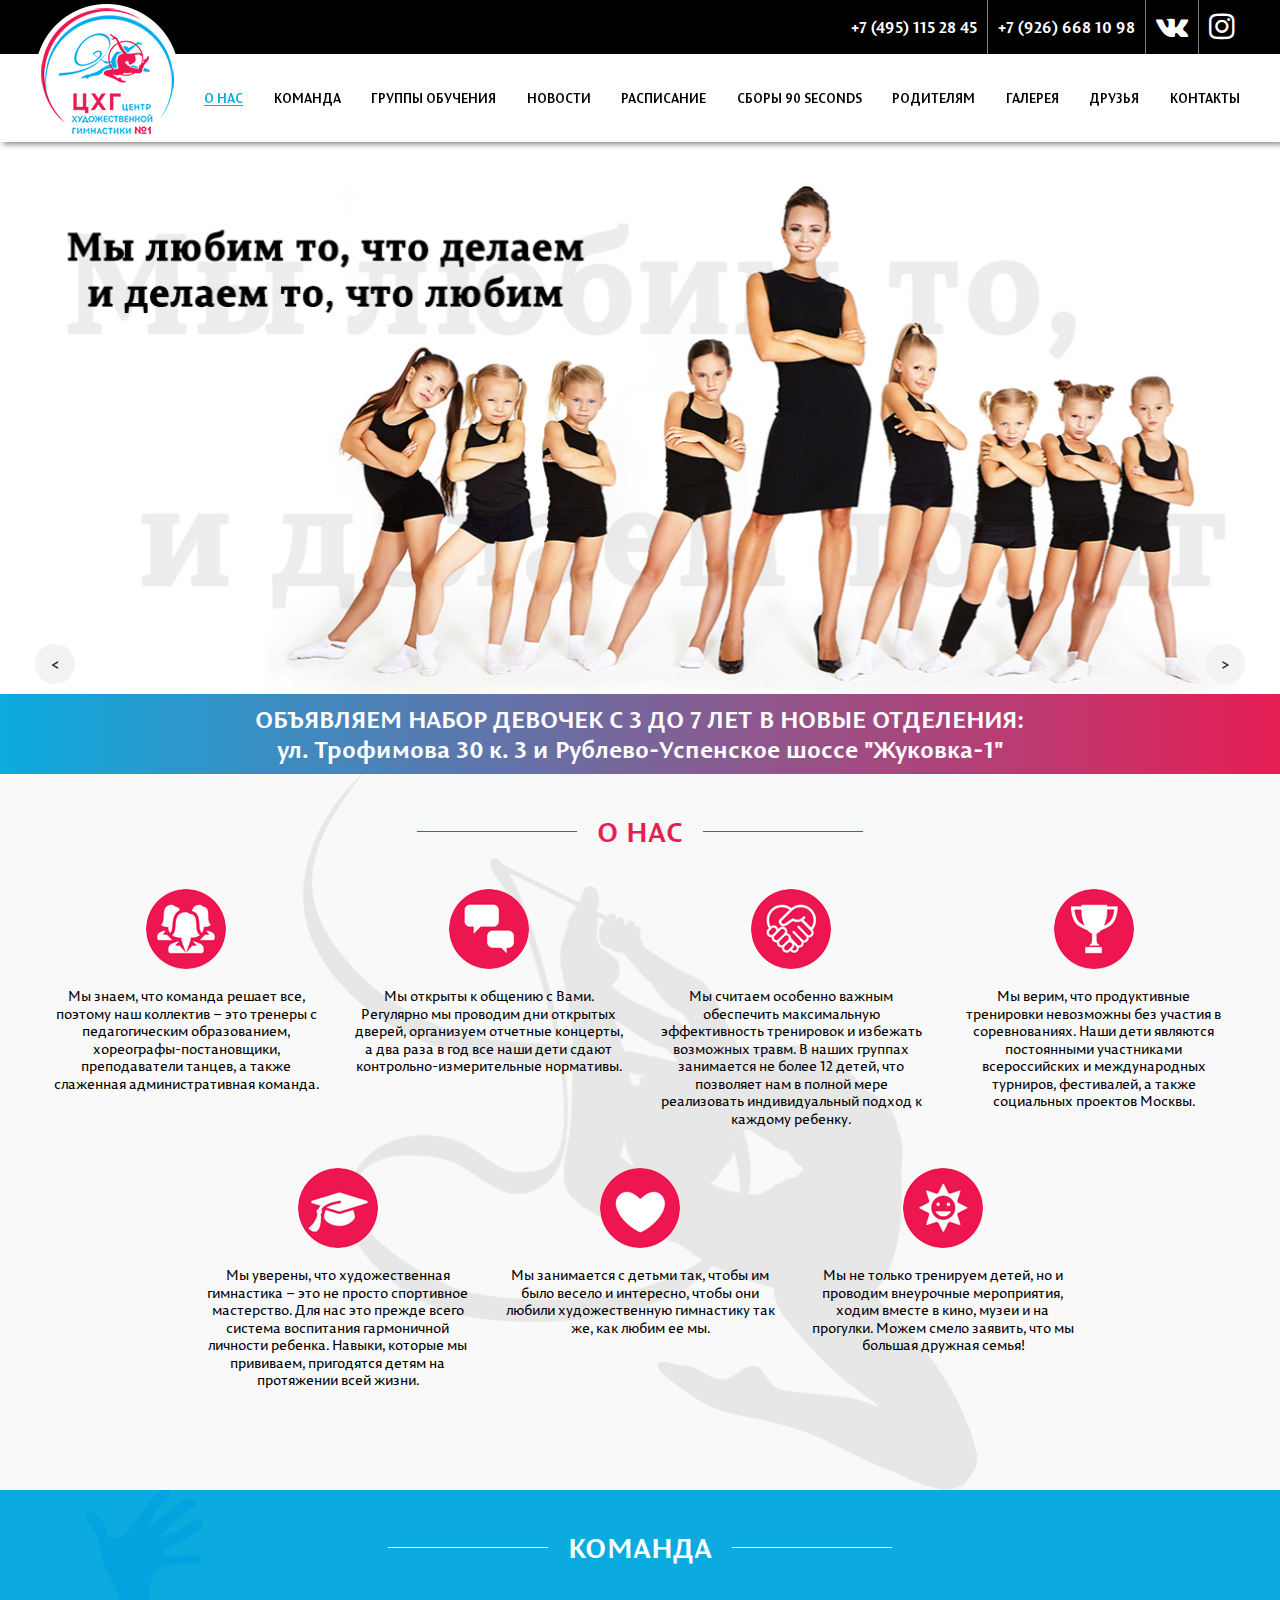
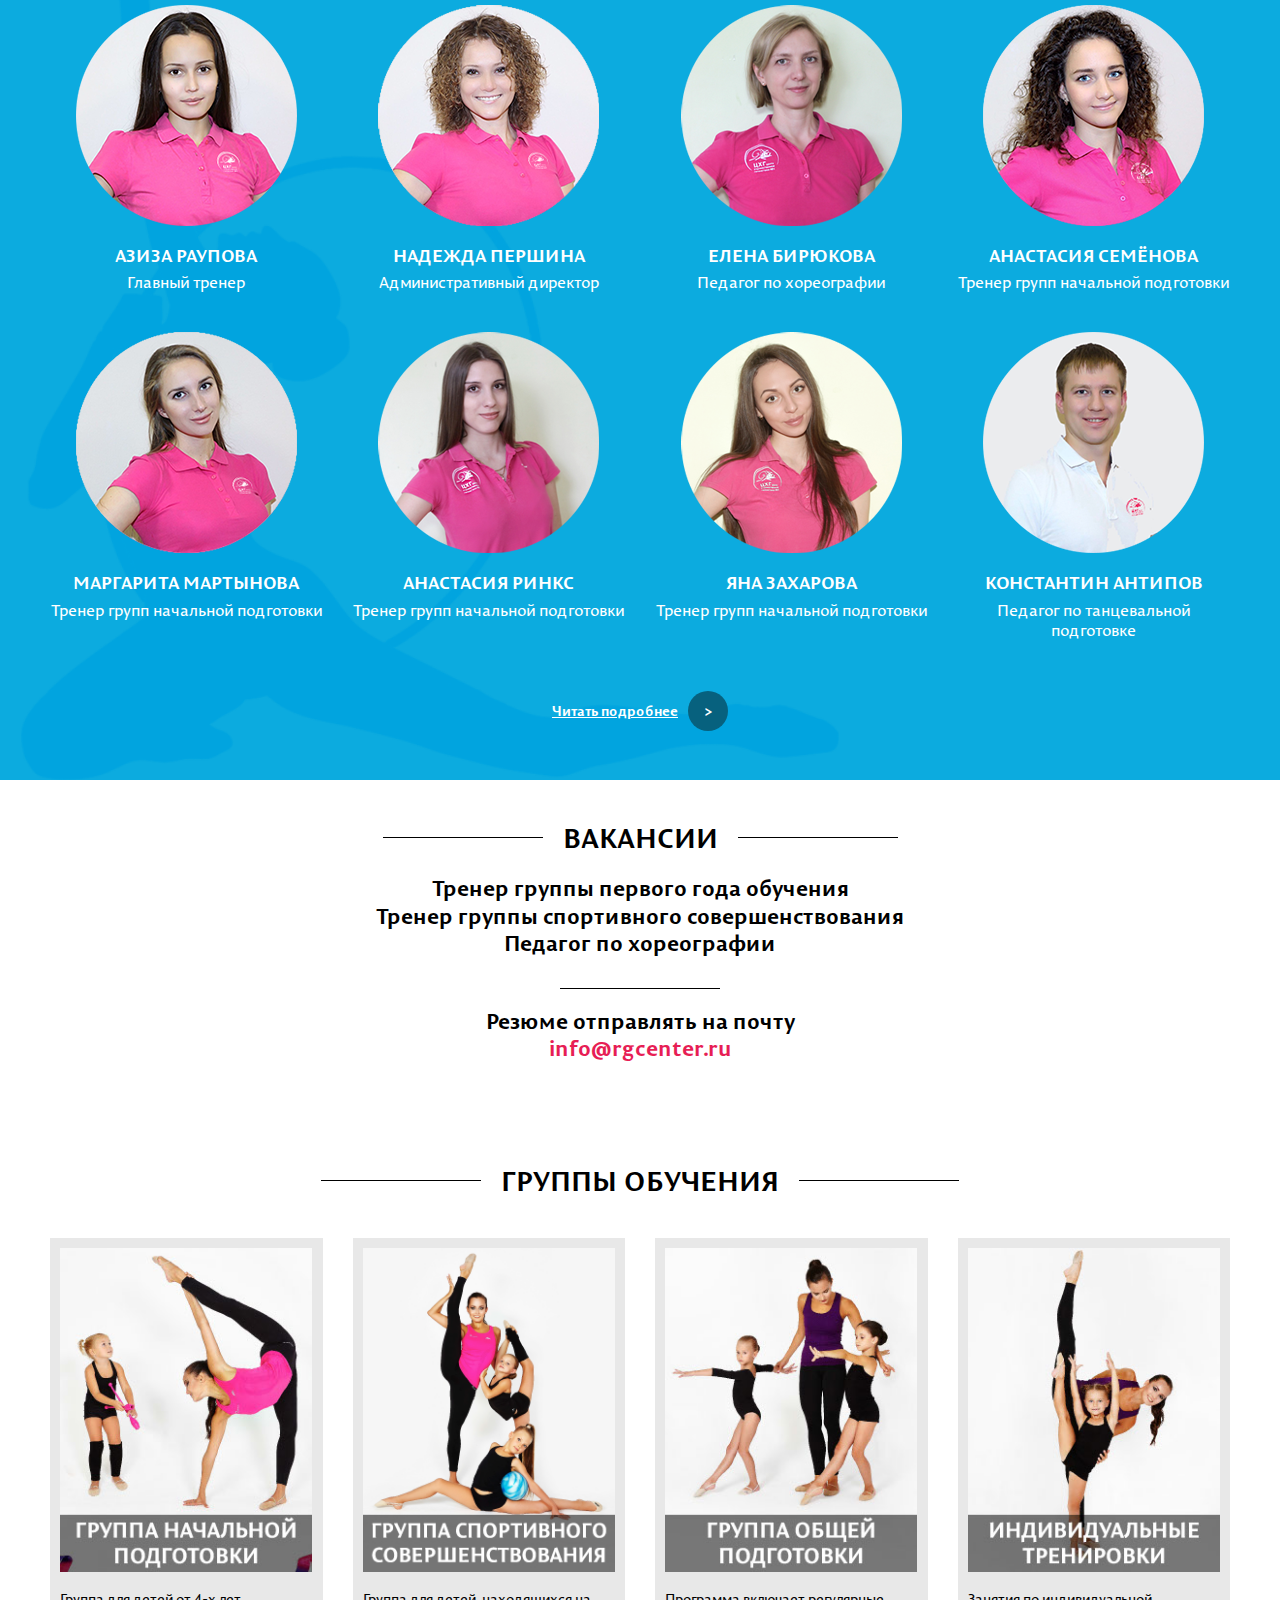
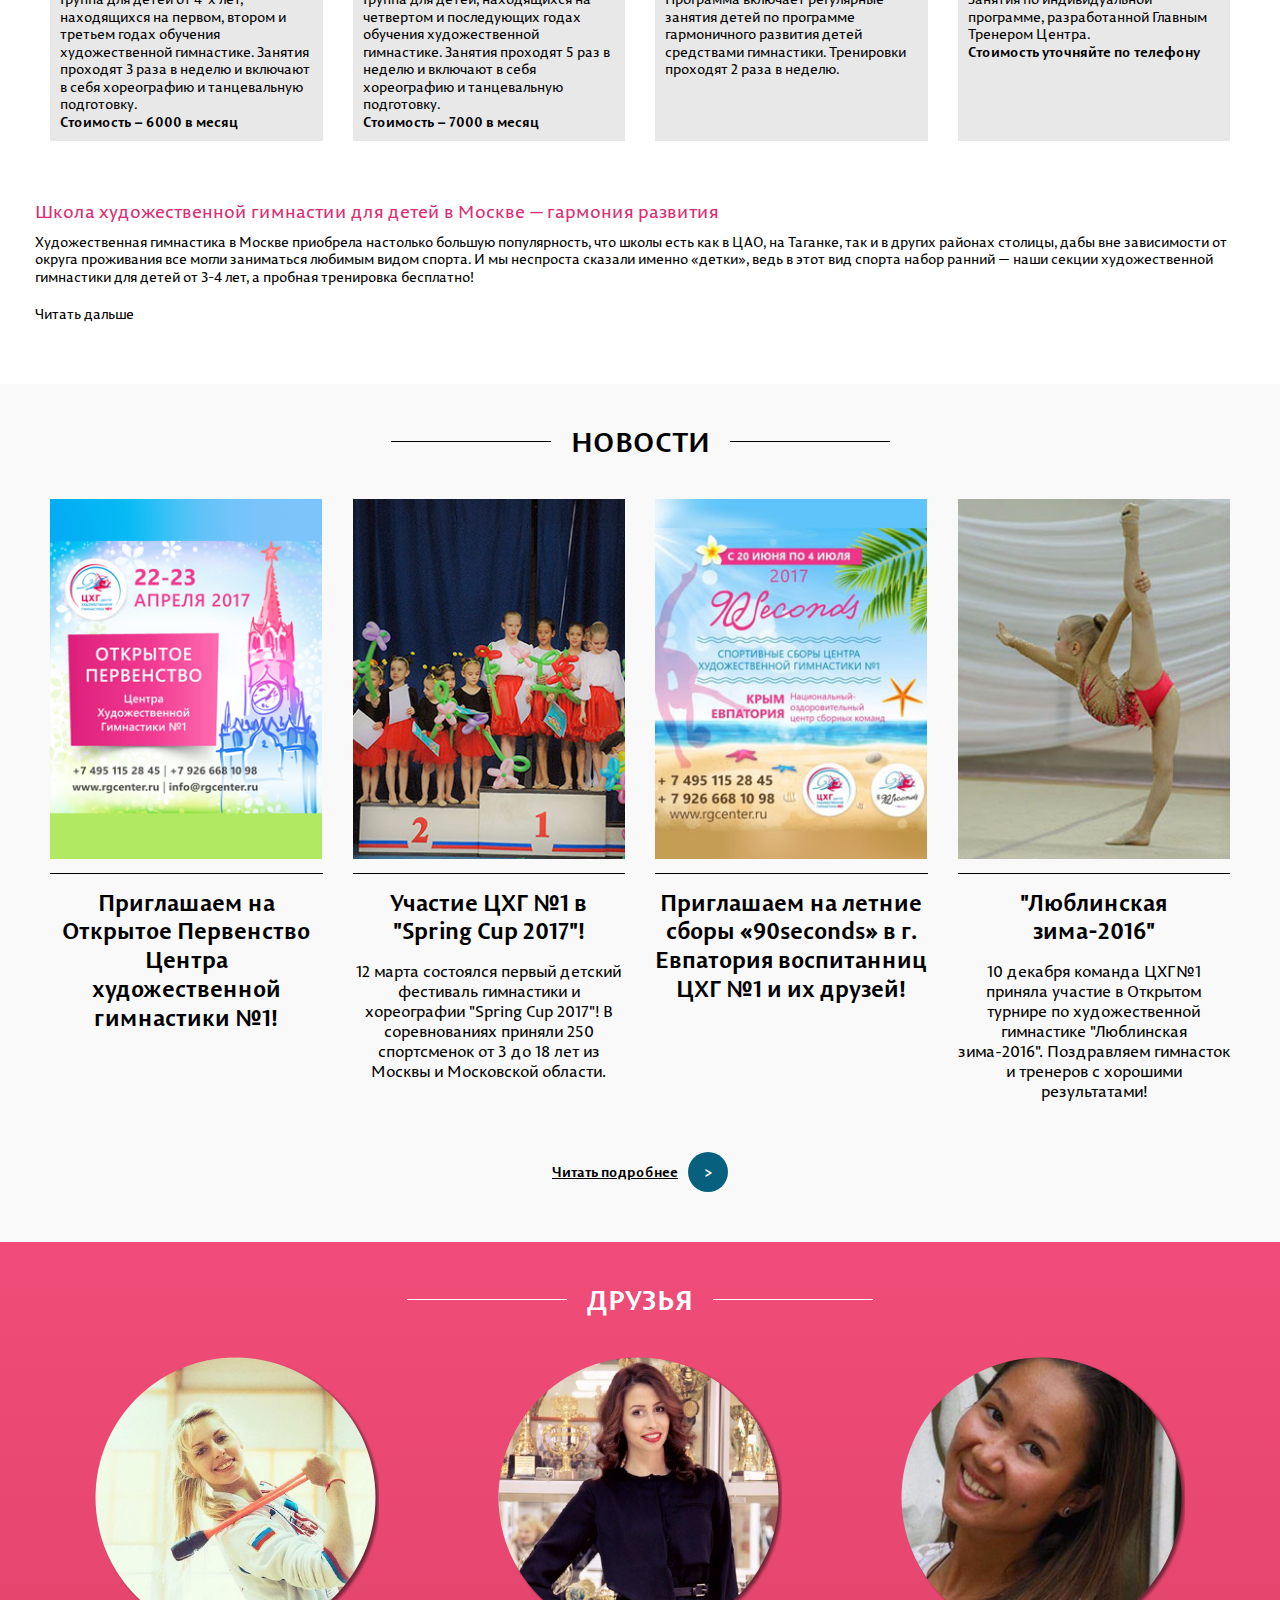
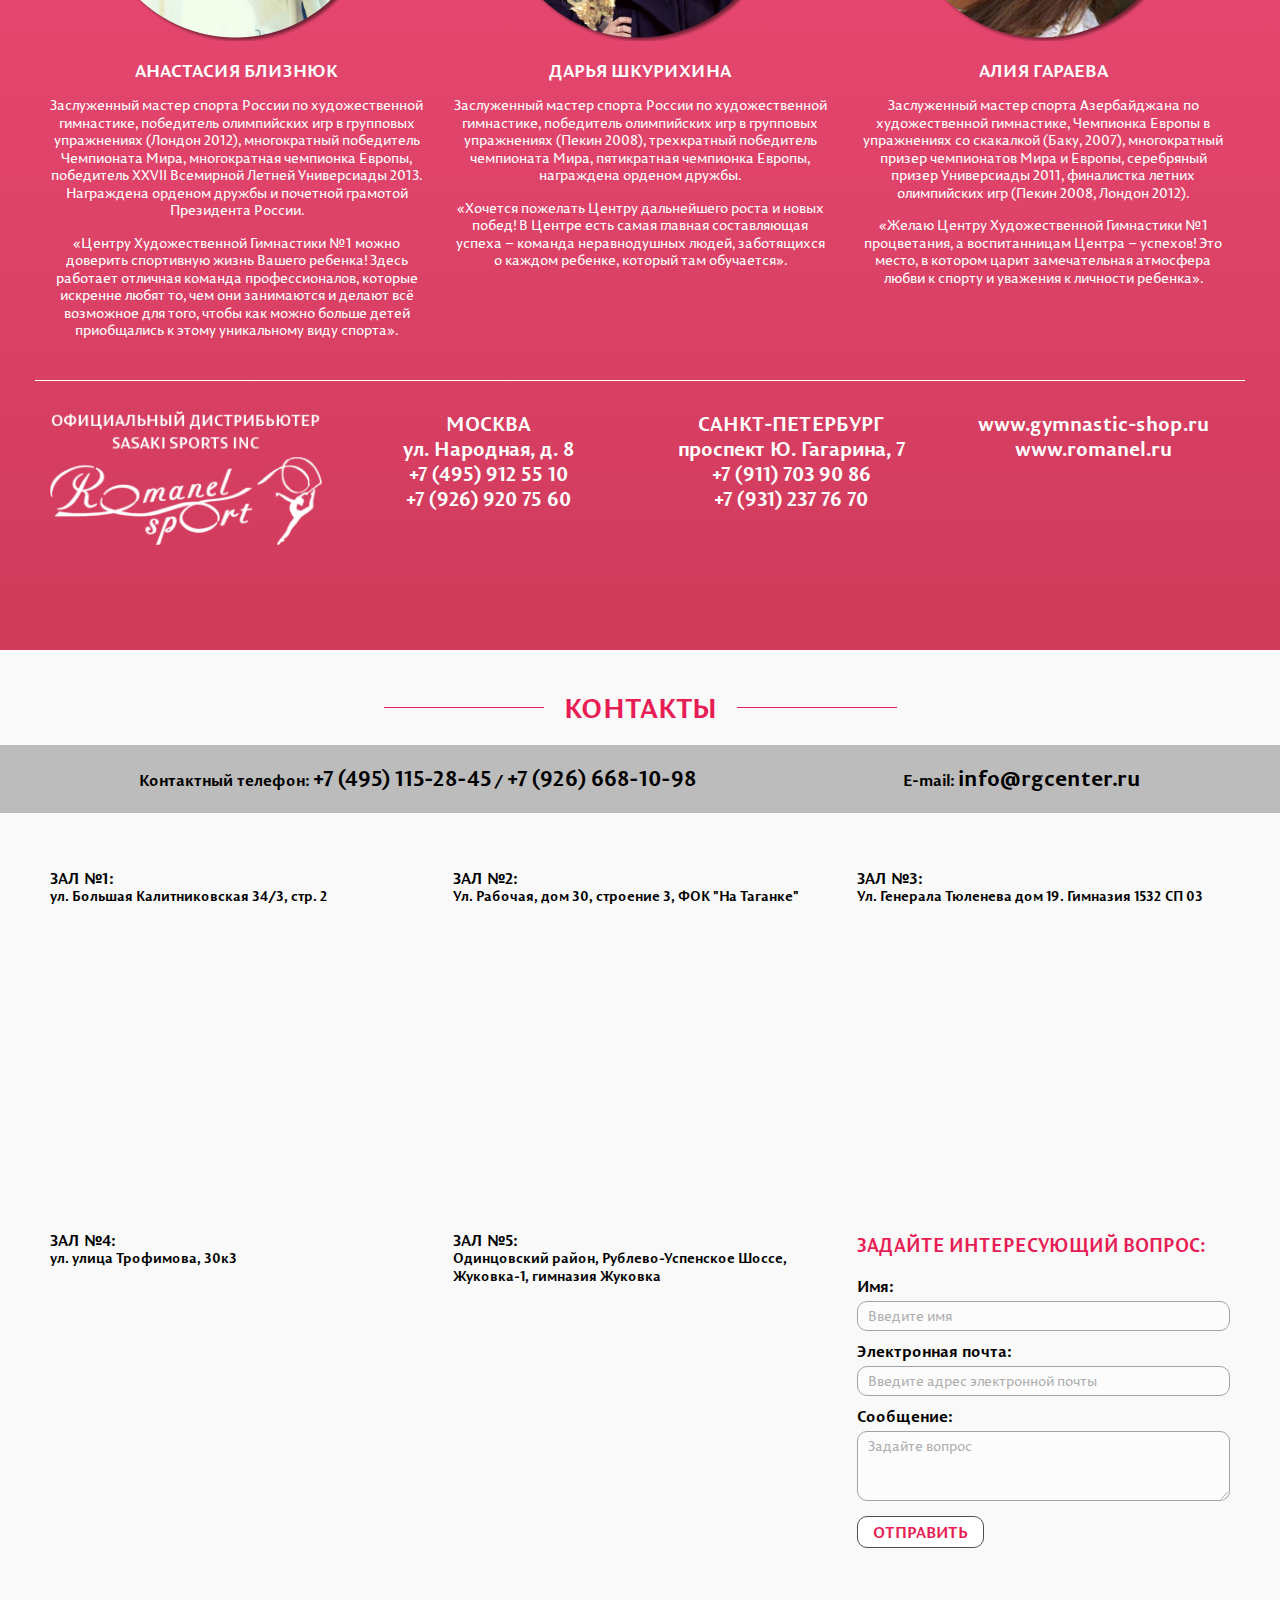
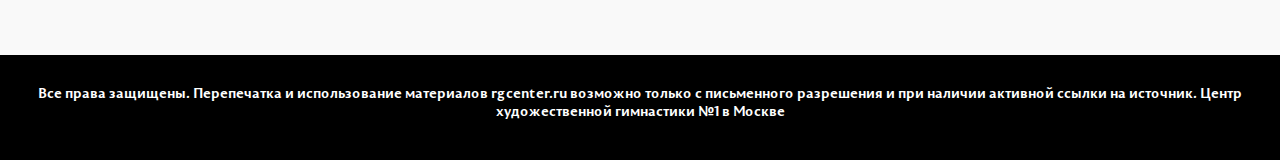
<file: index.html>
<!DOCTYPE html>
<html lang="ru">

<head>

	<meta charset="utf-8">

	<title>Школа художественной гимнастики в Москве для детей - ЦХГ №1 (Таганка, ЦАО)</title>
	<meta name="description" content="">

	<meta http-equiv="X-UA-Compatible" content="IE=edge">
	<meta name="viewport" content="width=device-width, initial-scale=1, maximum-scale=1">

	<meta property="og:image" content="path/to/image.jpg">

	<link rel="shortcut icon" href="img/favicon/favicon.ico" type="image/x-icon">
	<link rel="apple-touch-icon" href="img/favicon/apple-touch-icon.png">
	<link rel="apple-touch-icon" sizes="72x72" href="img/favicon/apple-touch-icon-72x72.png">
	<link rel="apple-touch-icon" sizes="114x114" href="img/favicon/apple-touch-icon-114x114.png">

	<link rel="stylesheet" href="css/main.min.css">

</head>

<body>

	<header class="header">
		<div class="header__top">
			<div class="header__top-container container">
				<div class="header__top-box">
					<ul class="header__links">
						<li><a href="tel:+74951152845">+7 (495) 115 28 45</a></li>
						<li><a href="tel:+79266681098">+7 (926) 668 10 98</a></li>
					</ul>
					<ul class="header__social">
						<li><a href="#" target="_blank"><i class="fa fa-vk"></i></a></li>
						<li><a href="#" target="_blank"><i class="fa fa-instagram"></i></a></li>
					</ul>
				</div>
			</div>
		</div>
		<div class="header__bottom">
			<div class="header__bottom-container container">
				<div class="header__bottom-box">
					<figure class="header__logo">
						<img src="img/logo.png" alt="">
					</figure>
					<ul class="header__nav">
						<li><a href="#about">О нас</a></li>
						<li><a href="#team">Команда</a></li>
						<li><a href="#group">Группы обучения</a></li>
						<li><a href="#news">Новости</a></li>
						<li><a href="schedule.html" class="external">Расписание</a></li>
						<li><a href="fees.html" class="external">Сборы 90 seconds</a></li>
						<li><a href="parents-archive.html" class="external">Родителям</a></li>
						<li><a href="gallery-archive.html" class="external">Галерея</a></li>
						<li><a href="#friends">Друзья</a></li>
						<li><a href="#contacts">Контакты</a></li>
					</ul>
					<div class="header__nav-btn"><span></span></div>
				</div>
			</div>
		</div>
	</header>

	<div class="banner">
		<div class="banner__container container">
			<div class="banner__slider">
				<div class="banner__item">
					<img src="img/img-banner1.jpg" alt="">
				</div>
				<div class="banner__item">
					<img src="img/img-banner2.jpg" alt="">
				</div>
				<div class="banner__item">
					<img src="img/img-banner3.jpg" alt="">
				</div>
				<div class="banner__item">
					<img src="img/img-banner4.jpg" alt="">
				</div>
				<div class="banner__item">
					<img src="img/img-banner5.jpg" alt="">
				</div>
			</div>
		</div>
	</div>

	<div class="announce">
		<div class="announce__container container">
			<p class="announce__text">ОБЪЯВЛЯЕМ НАБОР ДЕВОЧЕК С 3 ДО 7 ЛЕТ В НОВЫЕ ОТДЕЛЕНИЯ: <br>ул. Трофимова 30 к. 3 и Рублево-Успенское шоссе "Жуковка-1"</p>
		</div>
	</div>

	<section id="about" class="about section">
		<div class="about__container container">
			<h2 class="about__title title">О НАС</h2>
			<ul class="about__box">
				<li class="about__item">
					<figure class="about__item-icon">
						<img src="img/icon-about1.png" alt="">
					</figure>
					<p class="about__item-text">Мы знаем, что команда решает все, поэтому наш коллектив – это тренеры с педагогическим образованием, хореографы-постановщики, преподаватели танцев, а также слаженная административная команда.</p>
				</li>
				<li class="about__item">
					<figure class="about__item-icon">
						<img src="img/icon-about2.png" alt="">
					</figure>
					<p class="about__item-text">Мы открыты к общению с Вами. Регулярно мы проводим дни открытых дверей, организуем отчетные концерты, а два раза в год все наши дети сдают контрольно-измерительные нормативы.</p>
				</li>
				<li class="about__item">
					<figure class="about__item-icon">
						<img src="img/icon-about3.png" alt="">
					</figure>
					<p class="about__item-text">Мы считаем особенно важным обеспечить максимальную эффективность тренировок и избежать возможных травм. В наших группах занимается не более 12 детей, что позволяет нам в полной мере реализовать индивидуальный подход к каждому ребенку.</p>
				</li>
				<li class="about__item">
					<figure class="about__item-icon">
						<img src="img/icon-about4.png" alt="">
					</figure>
					<p class="about__item-text">Мы верим, что продуктивные тренировки невозможны без участия в соревнованиях. Наши дети являются постоянными участниками всероссийских и международных турниров, фестивалей, а также социальных проектов Москвы.</p>
				</li>
				<li class="about__item">
					<figure class="about__item-icon">
						<img src="img/icon-about5.png" alt="">
					</figure>
					<p class="about__item-text">Мы уверены, что художественная гимнастика – это не просто спортивное мастерство. Для нас это прежде всего система воспитания гармоничной личности ребенка. Навыки, которые мы прививаем, пригодятся детям на протяжении всей жизни.</p>
				</li>
				<li class="about__item">
					<figure class="about__item-icon">
						<img src="img/icon-about6.png" alt="">
					</figure>
					<p class="about__item-text">Мы занимается с детьми так, чтобы им было весело и интересно, чтобы они любили художественную гимнастику так же, как любим ее мы.</p>
				</li>
				<li class="about__item">
					<figure class="about__item-icon">
						<img src="img/icon-about7.png" alt="">
					</figure>
					<p class="about__item-text">Мы не только тренируем детей, но и проводим внеурочные мероприятия, ходим вместе в кино, музеи и на прогулки. Можем смело заявить, что мы большая дружная семья!</p>
				</li>
			</ul>
		</div>
	</section>

	<section id="team" class="team section">
		<div class="team__container container">
			<h2 class="team__title title">КОМАНДА</h2>
			<ul class="team__box">
				<li class="team__item">
					<figure class="team__item-img">
						<img src="img/img-team1.png" alt="">
					</figure>
					<h3 class="team__item-title">Азиза Раупова</h3>
					<p class="team__item-text">Главный тренер</p>
				</li>
				<li class="team__item">
					<figure class="team__item-img">
						<img src="img/img-team2.png" alt="">
					</figure>
					<h3 class="team__item-title">НАДЕЖДА ПЕРШИНА</h3>
					<p class="team__item-text">Административный директор</p>
				</li>
				<li class="team__item">
					<figure class="team__item-img">
						<img src="img/img-team3.png" alt="">
					</figure>
					<h3 class="team__item-title">ЕЛЕНА БИРЮКОВА</h3>
					<p class="team__item-text">Педагог по хореографии</p>
				</li>
				<li class="team__item">
					<figure class="team__item-img">
						<img src="img/img-team4.png" alt="">
					</figure>
					<h3 class="team__item-title">АНАСТАСИЯ СЕМЁНОВА</h3>
					<p class="team__item-text">Тренер групп начальной подготовки</p>
				</li>
				<li class="team__item">
					<figure class="team__item-img">
						<img src="img/img-team5.png" alt="">
					</figure>
					<h3 class="team__item-title">МАРГАРИТА МАРТЫНОВА</h3>
					<p class="team__item-text">Тренер групп начальной подготовки</p>
				</li>
				<li class="team__item">
					<figure class="team__item-img">
						<img src="img/img-team6.png" alt="">
					</figure>
					<h3 class="team__item-title">АНАСТАСИЯ РИНКС</h3>
					<p class="team__item-text">Тренер групп начальной подготовки</p>
				</li>
				<li class="team__item">
					<figure class="team__item-img">
						<img src="img/img-team7.png" alt="">
					</figure>
					<h3 class="team__item-title">ЯНА ЗАХАРОВА</h3>
					<p class="team__item-text">Тренер групп начальной подготовки</p>
				</li>
				<li class="team__item">
					<figure class="team__item-img">
						<img src="img/img-team8.png" alt="">
					</figure>
					<h3 class="team__item-title">КОНСТАНТИН АНТИПОВ</h3>
					<p class="team__item-text">Педагог по танцевальной подготовке</p>
				</li>
			</ul>
			<div class="team__link">
				<a href="team.html" class="link">Читать подробнее</a>
			</div>
		</div>
	</section>

	<section class="vacancy section">
		<div class="vacancy__container container">
			<h2 class="vacancy__title title">ВАКАНСИИ</h2>
			<ul class="vacancy__box">
				<li>Тренер группы первого года обучения</li>
				<li>Тренер группы спортивного совершенствования</li>
				<li>Педагог по хореографии</li>
			</ul>
			<p class="vacancy__contact">Резюме отправлять на почту <br>
				<a href="mailto: info@rgcenter.ru">info@rgcenter.ru</a>
			</p>
		</div>
	</section>

	<section id="group" class="group section">
		<div class="group__container container">
			<h2 class="group__title title">ГРУППЫ ОБУЧЕНИЯ</h2>
			<ul class="group__box">
				<li class="group__item">
					<figure class="group__item-img">
						<img src="img/img-group1.png" alt="">
					</figure>
					<p class="group__item-text">Группа для детей от 4-х лет, находящихся на первом, втором и третьем годах обучения художественной гимнастике. Занятия проходят 3 раза в неделю и включают в себя хореографию и танцевальную подготовку.
					<br><b>Стоимость – 6000 в месяц</b></p>
				</li>
				<li class="group__item">
					<figure class="group__item-img">
						<img src="img/img-group2.png" alt="">
					</figure>
					<p class="group__item-text">Группа для детей, находящихся на четвертом и последующих годах обучения художественной гимнастике. Занятия проходят 5 раз в неделю и включают в себя хореографию и танцевальную подготовку.
					<br><b>Стоимость – 7000 в месяц</b></p>
				</li>
				<li class="group__item">
					<figure class="group__item-img">
						<img src="img/img-group3.png" alt="">
					</figure>
					<p class="group__item-text">Программа включает регулярные занятия детей по программе гармоничного развития детей средствами гимнастики. Тренировки проходят 2 раза в неделю.</p>
				</li>
				<li class="group__item">
					<figure class="group__item-img">
						<img src="img/img-group4.png" alt="">
					</figure>
					<p class="group__item-text">Занятия по индивидуальной программе, разработанной Главным Тренером Центра.
					<br><b>Стоимость уточняйте по телефону</b></p>
				</li>
			</ul>
			<ul class="group__list">
				<li class="group__list-item">
					<h3 class="group__list-title">Школа художественной гимнастии для детей в Москве — гармония развития</h3>
					<p class="group__list-text">Художественная гимнастика в Москве приобрела настолько большую популярность, что школы есть как в ЦАО, на Таганке, так и в других районах столицы, дабы вне зависимости от округа проживания все могли заниматься любимым видом спорта. И мы неспроста сказали именно «детки», ведь в этот вид спорта набор ранний — наши секции художественной гимнастики для детей от 3-4 лет, а пробная тренировка бесплатно!</p>
				</li>
				<li class="group__list-item">
					<h3 class="group__list-title">О тренерах и гимнастике для детей с 3-х, 4-х лет</h3>
					<p class="group__list-text">Почему заниматься рекомендуют с этого возраста? Потому что в это время ребенка можно не только полноценно заинтересовать тренировками (занятия проводятся без нагрузок, в игровой форме, а кто из них не любит движение и танцы?!), но и начать физически гармонично развивать ребенка.
					В нашем Центре Художественной Гимнастики №1 (ЦХГ №1) работают талантливые и любящие свое дело тренеры с педагогическим образованием, хореографы и преподаватели танцев. В их жизни гимнастика тоже появилась в раннем возрасте и увлекает каждый день до сих пор. Девиз наших педагогов «Заниматься с детьми так, чтобы и они полюбили художественную гимнастику, как любим ее мы!».</p>
				</li>
				<li class="group__list-item">
					<h3 class="group__list-title">Сколько детей будет в группе и чем полезна художественная гимнастика?</h3>
					<p class="group__list-text">Немаловажным вопросом для нас является и количество учеников в секциях — группы сформированы с ограничением не более 12 человек. Это количество позволяет тренеру обеспечить индивидуальный подход к каждому ребенку.
					Занятия в нашей школе гимнастики в Москве не только увлекательны и полезны для здоровья, но и помогут с ранних лет воспитать в ваших чадах ответственность, самодисциплину, выносливость, стремление достигать поставленные цели и расти в гармонии с собой и своим телом, получая от всего этого только удовольствие и положительные эмоции.</p>
				</li>
				<li class="group__list-item">
					<h3 class="group__list-title">Перспективы и общение</h3>
					<p class="group__list-text">Дважды в год все воспитанники школы сдают контрольно-измерительные нормативы — этот момент соревновательности укрепляет желание тренироваться продуктивно и получить возможность показать свои способности на всероссийских и даже международных турнирах по художественной гимнастике и фестивалях. К слову, наши воспитанники постоянные участники турниров и соревнований.
					Мы без преувеличения называем себя одной большой и дружной семьей, потому что встречаемся не только на занятиях, но и на мероприятиях, которые проводим вне школы: походы в кино и музеи, экскурсии и прогулки на свежем воздухе — учиться всегда интереснее, когда рядом с тобой друзья!</p>
				</li>
			</ul>
		</div>
	</section>

	<section id="news" class="news section">
		<div class="news__container container">
			<h2 class="news__title title">НОВОСТИ</h2>
			<ul class="news__box">
				<li class="news__item">
					<figure class="news__item-img">
						<img src="img/img-news1.png" alt="">
					</figure>
					<h3 class="news__item-title"><a href="#">Приглашаем на Открытое Первенство Центра художественной гимнастики №1!</a></h3>
					<p class="news__item-text"></p>
				</li>
				<li class="news__item">
					<figure class="news__item-img">
						<img src="img/img-news2.png" alt="">
					</figure>
					<h3 class="news__item-title"><a href="#">Участие ЦХГ №1 в "Spring Cup 2017"!</a></h3>
					<p class="news__item-text">12 марта состоялся первый детский фестиваль гимнастики и хореографии "Spring Cup 2017"! В соревнованиях приняли 250 спортсменок от 3 до 18 лет из Москвы и Московской области.</p>
				</li>
				<li class="news__item">
					<figure class="news__item-img">
						<img src="img/img-news3.png" alt="">
					</figure>
					<h3 class="news__item-title"><a href="#">Приглашаем на летние сборы «90seconds» в г. Евпатория воспитанниц ЦХГ №1 и их друзей!</a></h3>
					<p class="news__item-text"></p>
				</li>
				<li class="news__item">
					<figure class="news__item-img">
						<img src="img/img-news4.png" alt="">
					</figure>
					<h3 class="news__item-title"><a href="#">"Люблинская зима-2016"</a></h3>
					<p class="news__item-text">10 декабря команда ЦХГ№1 приняла участие в Открытом турнире по художественной гимнастике "Люблинская зима-2016". Поздравляем гимнасток и тренеров с хорошими результатами!</p>
				</li>
			</ul>
			<div class="news__link">
				<a href="news.html" class="link">Читать подробнее</a>
			</div>
		</div>
	</section>

	<section id="friends" class="friends section">
		<div class="friends__container container">
			<h2 class="friends__title title">ДРУЗЬЯ</h2>
			<ul class="friends__box">
				<li class="friends__item">
					<figure class="friends__item-img">
						<img src="img/img-friends1.png" alt="">
					</figure>
					<h3 class="friends__item-title">АНАСТАСИЯ БЛИЗНЮК</h3>
					<p class="friends__item-text">Заслуженный мастер спорта России по художественной гимнастике, победитель олимпийских игр в групповых упражнениях (Лондон 2012), многократный победитель Чемпионата Мира, многократная чемпионка Европы, победитель XXVII Всемирной Летней Универсиады 2013. Награждена орденом дружбы и почетной грамотой Президента России.</p>
					<p class="friends__item-text">«Центру Художественной Гимнастики №1 можно доверить спортивную жизнь Вашего ребенка! Здесь работает отличная команда профессионалов, которые искренне любят то, чем они занимаются и делают всё возможное для того, чтобы как можно больше детей приобщались к этому уникальному виду спорта».</p>
				</li>
				<li class="friends__item">
					<figure class="friends__item-img">
						<img src="img/img-friends2.png" alt="">
					</figure>
					<h3 class="friends__item-title">ДАРЬЯ ШКУРИХИНА</h3>
					<p class="friends__item-text">Заслуженный мастер спорта России по художественной гимнастике, победитель олимпийских игр в групповых упражнениях (Пекин 2008), трехкратный победитель чемпионата Мира, пятикратная чемпионка Европы, награждена орденом дружбы.</p>
					<p class="friends__item-text">«Хочется пожелать Центру дальнейшего роста и новых побед! В Центре есть самая главная составляющая успеха – команда неравнодушных людей, заботящихся о каждом ребенке, который там обучается».</p>
				</li>
				<li class="friends__item">
					<figure class="friends__item-img">
						<img src="img/img-friends3.png" alt="">
					</figure>
					<h3 class="friends__item-title">АЛИЯ ГАРАЕВА</h3>
					<p class="friends__item-text">Заслуженный мастер спорта Азербайджана по художественной гимнастике, Чемпионка Европы в упражнениях со скакалкой (Баку, 2007), многократный призер чемпионатов Мира и Европы, серебряный призер Универсиады 2011, финалистка летних олимпийских игр (Пекин 2008, Лондон 2012).</p>
					<p class="friends__item-text">«Желаю Центру Художественной Гимнастики №1 процветания, а воспитанницам Центра – успехов! Это место, в котором царит замечательная атмосфера любви к спорту и уважения к личности ребенка».</p>
				</li>
			</ul>
			<ul class="friends__contacts">
				<li class="friends__contacts-item">
					<a href="#">
						<img src="img/img-friends-contacts.png" alt="">
					</a>
				</li>
				<li class="friends__contacts-item">
					МОСКВА <br>
					ул. Народная, д. 8 <br>
					<a href="tel:+74959125510">+7 (495) 912 55 10</a> <br>
					<a href="tel:+79269207560">+7 (926) 920 75 60</a>
				</li>
				<li class="friends__contacts-item">
					САНКТ-ПЕТЕРБУРГ <br>
					проспект Ю. Гагарина, 7 <br>
					<a href="tel:+79117039086">+7 (911) 703 90 86</a> <br>
					<a href="tel:+79312377670">+7 (931) 237 76 70</a>
				</li>
				<li class="friends__contacts-item">
					<a href="https://www.gymnastic-shop.ru/" target="_blank">www.gymnastic-shop.ru</a> <br>
					<a href="http://www.romanel.ru/" target="_blank">www.romanel.ru</a>
				</li>
			</ul>
		</div>
	</section>

	<section id="contacts" class="contacts section">
		<div class="contacts__container container">
			<h2 class="contacts__title title">КОНТАКТЫ</h2>
		</div>
		<div class="contacts__panel">
			<div class="contacts__container container">
				<ul class="contacts__links">
					<li class="contacts__links-item">
						Контактный телефон: <a href="tel:+74951152845">+7 (495) 115-28-45</a> / <a href="tel:+79266681098">+7 (926) 668-10-98</a>
					</li>
					<li class="contacts__links-item">
						E-mail: <a href="mailto:info@rgcenter.ru">info@rgcenter.ru</a>
					</li>
				</ul>
			</div>
		</div>
		<div class="contacts__container container">
			<ul class="contacts__box">
				<li class="contacts__item">
					<h3 class="contacts__item-title">Зал №1:</h3>
					<p class="contacts__item-text">ул. Большая Калитниковская 34/3, стр. 2</p>
					<div class="contacts__item-map" id="map1"></div>
				</li>
				<li class="contacts__item">
					<h3 class="contacts__item-title">Зал №2:</h3>
					<p class="contacts__item-text">Ул. Рабочая, дом 30, строение 3, ФОК "На Таганке"</p>
					<div class="contacts__item-map" id="map2"></div>
				</li>
				<li class="contacts__item">
					<h3 class="contacts__item-title">Зал №3:</h3>
					<p class="contacts__item-text">Ул. Генерала Тюленева дом  19. Гимназия 1532 СП 03</p>
					<div class="contacts__item-map" id="map3"></div>
				</li>
				<li class="contacts__item">
					<h3 class="contacts__item-title">Зал №4:</h3>
					<p class="contacts__item-text">ул. улица Трофимова, 30к3</p>
					<div class="contacts__item-map" id="map4"></div>
				</li>
				<li class="contacts__item">
					<h3 class="contacts__item-title">Зал №5:</h3>
					<p class="contacts__item-text">Одинцовский район, Рублево-Успенское Шоссе, Жуковка-1, гимназия Жуковка</p>
					<div class="contacts__item-map" id="map5"></div>
				</li>
				<li class="contacts__item">
					<form class="contacts__form">
						<h3 class="contacts__form-title">ЗАДАЙТЕ ИНТЕРЕСУЮЩИЙ ВОПРОС:</h3>
						<label class="contacts__form-item">
							<span>Имя:</span>
							<input type="text" placeholder="Введите имя">
						</label>
						<label class="contacts__form-item">
							<span>Электронная почта:</span>
							<input type="text" placeholder="Введите адрес электронной почты">
						</label>
						<label class="contacts__form-item">
							<span>Сообщение:</span>
							<textarea placeholder="Задайте вопрос"></textarea>
						</label>
						<div class="contacts__form-submit">
							<button type="submit">Отправить</button>
						</div>
					</form>
				</li>
			</ul>
		</div>
	</section>

	<footer class="footer">
		<div class="footer__container container">
			<p class="footer__copy">Все права защищены. Перепечатка и использование материалов rgcenter.ru возможно только с письменного разрешения и при наличии активной ссылки на источник. Центр художественной гимнастики №1 в Москве</p>
		</div>
	</footer>


	<!-- Load Scripts Start -->
	<script src="http://api-maps.yandex.ru/2.1/?lang=ru_RU"  defer></script>
	<script src="js/libs.js" defer></script>
	<script src="js/common.js" defer></script>
	<!-- Load Scripts End -->

</body>
</html>
</file>
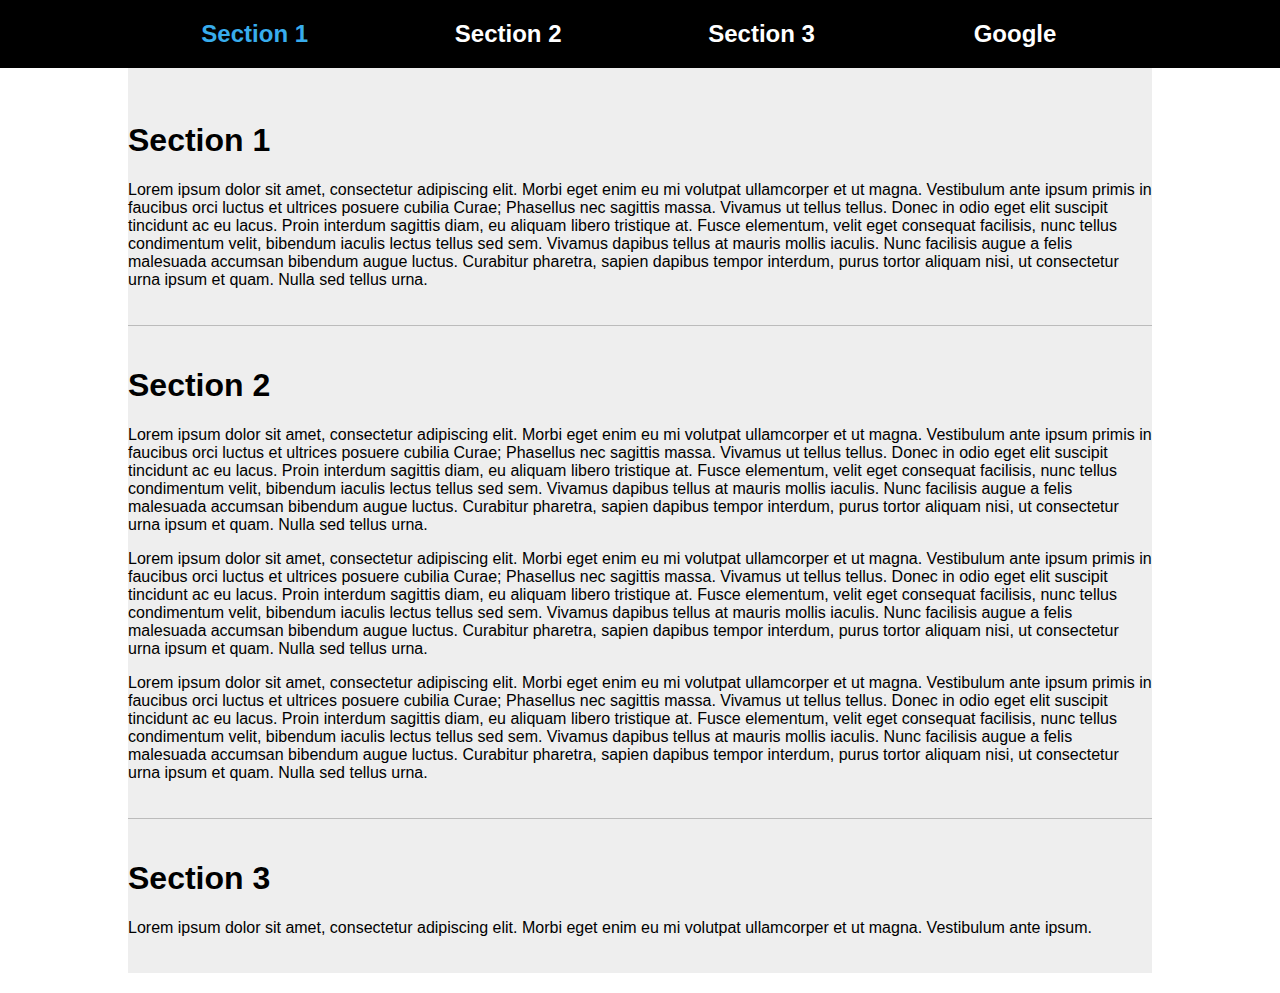
<file: libs/single-page-nav/index.html>
<!DOCTYPE html>
<html>
    <head>
        <meta charset="utf-8">
        <meta http-equiv="X-UA-Compatible" content="IE=edge,chrome=1">
        <meta name="viewport" content="width=device-width, initial-scale=1" />
        <title>Single Page Nav Demo</title>

        <style>
            body {
                margin: 1.25em 0;
                padding: 0;
                font-size: 100%;
                font-family: sans-serif;
            }
            
            a {
                outline: 0;
            }
            
            .single-page-nav {
                background: #000;
                padding: 1.25em 0;
                position: fixed;
                top: 0;
                left: 0;
                width: 100%;
            }
            
            .single-page-nav ul {
                list-style: none;
                padding: 0;
                margin: 0 auto;
                width: 80%;
                overflow: hidden;
            }
            
            .single-page-nav li {
                float: left;
                width: 24.75%;
                text-align: center;
            }
            
            .single-page-nav a {
                display: block;
                color: #fff;
                text-decoration: none;                
                font-size: 1.5em;
                font-weight: 700;
            }
            
            .single-page-nav a:hover, 
            .single-page-nav .current {
                color: #38acec;
            }
            
            .section {
                width: 80%;
                padding: 1.25em 0;
                margin: 0 auto;
                background: #eee;
                border-top: 1px solid #bbb;
            }
            
            #section1 {
                padding-top: 5em;
            }
            
            @media all and (max-width : 64em) { /* 1024px */
                body {
                    font-size: 90%;
                }

                .single-page-nav a {
                    font-size: 1.375em;
                }
                
                .section {
                    width: 90%;
                }
            }
            
            @media all and (max-width : 37.5em) { /* 600px */
                
                .single-page-nav a {
                    font-size: 125%;
                }

                .single-page-nav ul {
                    width: 95%;
                }

                .single-page-nav li {
                    width: 50%;
                    padding: 0.5em 0;
                }
                
                .section {
                    width: 95%;
                }

                #section1 {
                    padding-top: 7.5em;
                }
            }
        </style>
    </head>
    <body>
        <div class="single-page-nav">
            <ul>
                <li><a href="#section1">Section 1</a></li>
                <li><a href="#section2">Section 2</a></li>
                <li><a href="#section3">Section 3</a></li>
                <li><a class="external" href="http://google.com" target="_blank">Google</a></li>
            </ul>
        </div>
        <div class="section" id="section1">
            <h1>Section 1</h1>
            <p>Lorem ipsum dolor sit amet, consectetur adipiscing elit. Morbi eget enim eu mi volutpat ullamcorper et ut magna. Vestibulum ante ipsum primis in faucibus orci luctus et ultrices posuere cubilia Curae; Phasellus nec sagittis massa. Vivamus ut tellus tellus. Donec in odio eget elit suscipit tincidunt ac eu lacus. Proin interdum sagittis diam, eu aliquam libero tristique at. Fusce elementum, velit eget consequat facilisis, nunc tellus condimentum velit, bibendum iaculis lectus tellus sed sem. Vivamus dapibus tellus at mauris mollis iaculis. Nunc facilisis augue a felis malesuada accumsan bibendum augue luctus. Curabitur pharetra, sapien dapibus tempor interdum, purus tortor aliquam nisi, ut consectetur urna ipsum et quam. Nulla sed tellus urna. </p>
        </div>
        <div class="section" id="section2">
            <h1>Section 2</h1>
            <p>Lorem ipsum dolor sit amet, consectetur adipiscing elit. Morbi eget enim eu mi volutpat ullamcorper et ut magna. Vestibulum ante ipsum primis in faucibus orci luctus et ultrices posuere cubilia Curae; Phasellus nec sagittis massa. Vivamus ut tellus tellus. Donec in odio eget elit suscipit tincidunt ac eu lacus. Proin interdum sagittis diam, eu aliquam libero tristique at. Fusce elementum, velit eget consequat facilisis, nunc tellus condimentum velit, bibendum iaculis lectus tellus sed sem. Vivamus dapibus tellus at mauris mollis iaculis. Nunc facilisis augue a felis malesuada accumsan bibendum augue luctus. Curabitur pharetra, sapien dapibus tempor interdum, purus tortor aliquam nisi, ut consectetur urna ipsum et quam. Nulla sed tellus urna. </p>
            <p>Lorem ipsum dolor sit amet, consectetur adipiscing elit. Morbi eget enim eu mi volutpat ullamcorper et ut magna. Vestibulum ante ipsum primis in faucibus orci luctus et ultrices posuere cubilia Curae; Phasellus nec sagittis massa. Vivamus ut tellus tellus. Donec in odio eget elit suscipit tincidunt ac eu lacus. Proin interdum sagittis diam, eu aliquam libero tristique at. Fusce elementum, velit eget consequat facilisis, nunc tellus condimentum velit, bibendum iaculis lectus tellus sed sem. Vivamus dapibus tellus at mauris mollis iaculis. Nunc facilisis augue a felis malesuada accumsan bibendum augue luctus. Curabitur pharetra, sapien dapibus tempor interdum, purus tortor aliquam nisi, ut consectetur urna ipsum et quam. Nulla sed tellus urna. </p>
            <p>Lorem ipsum dolor sit amet, consectetur adipiscing elit. Morbi eget enim eu mi volutpat ullamcorper et ut magna. Vestibulum ante ipsum primis in faucibus orci luctus et ultrices posuere cubilia Curae; Phasellus nec sagittis massa. Vivamus ut tellus tellus. Donec in odio eget elit suscipit tincidunt ac eu lacus. Proin interdum sagittis diam, eu aliquam libero tristique at. Fusce elementum, velit eget consequat facilisis, nunc tellus condimentum velit, bibendum iaculis lectus tellus sed sem. Vivamus dapibus tellus at mauris mollis iaculis. Nunc facilisis augue a felis malesuada accumsan bibendum augue luctus. Curabitur pharetra, sapien dapibus tempor interdum, purus tortor aliquam nisi, ut consectetur urna ipsum et quam. Nulla sed tellus urna. </p>
        </div>
        <div class="section" id="section3">
            <h1>Section 3</h1>
            <p>Lorem ipsum dolor sit amet, consectetur adipiscing elit. Morbi eget enim eu mi volutpat ullamcorper et ut magna. Vestibulum ante ipsum.</p>
        </div>
        <script src="//ajax.googleapis.com/ajax/libs/jquery/1.9.1/jquery.min.js"></script>
        <script>window.jQuery || document.write('<script src="jquery-1.9.1.min.js"><\/script>')</script>
        <script src="jquery.singlePageNav.min.js"></script>
        <script>

            // Prevent console.log from generating errors in IE for the purposes of the demo
            if ( ! window.console ) console = { log: function(){} };

            // The actual plugin
            $('.single-page-nav').singlePageNav({
                offset: $('.single-page-nav').outerHeight(),
                filter: ':not(.external)',
                updateHash: true,
                beforeStart: function() {
                    console.log('begin scrolling');
                },
                onComplete: function() {
                    console.log('done scrolling');
                }
            });
        </script>
    </body>
</html>
</file>
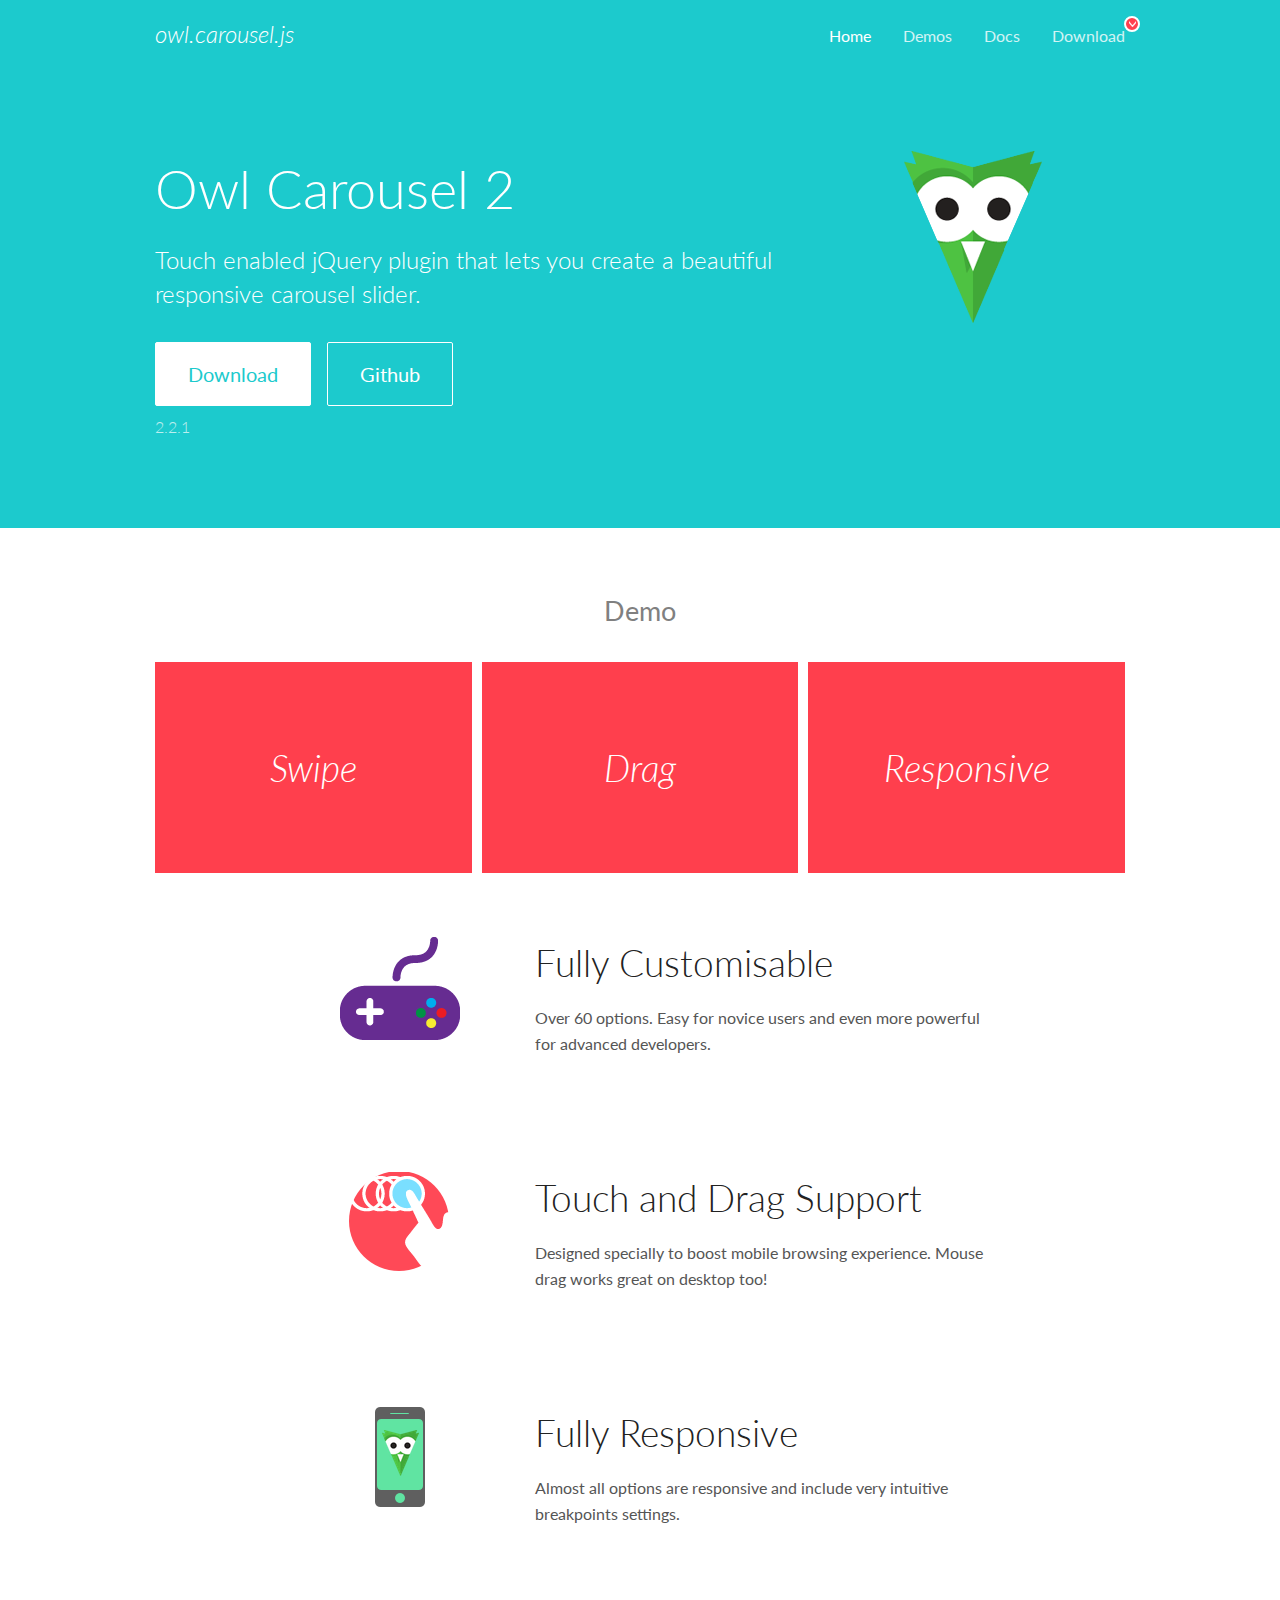
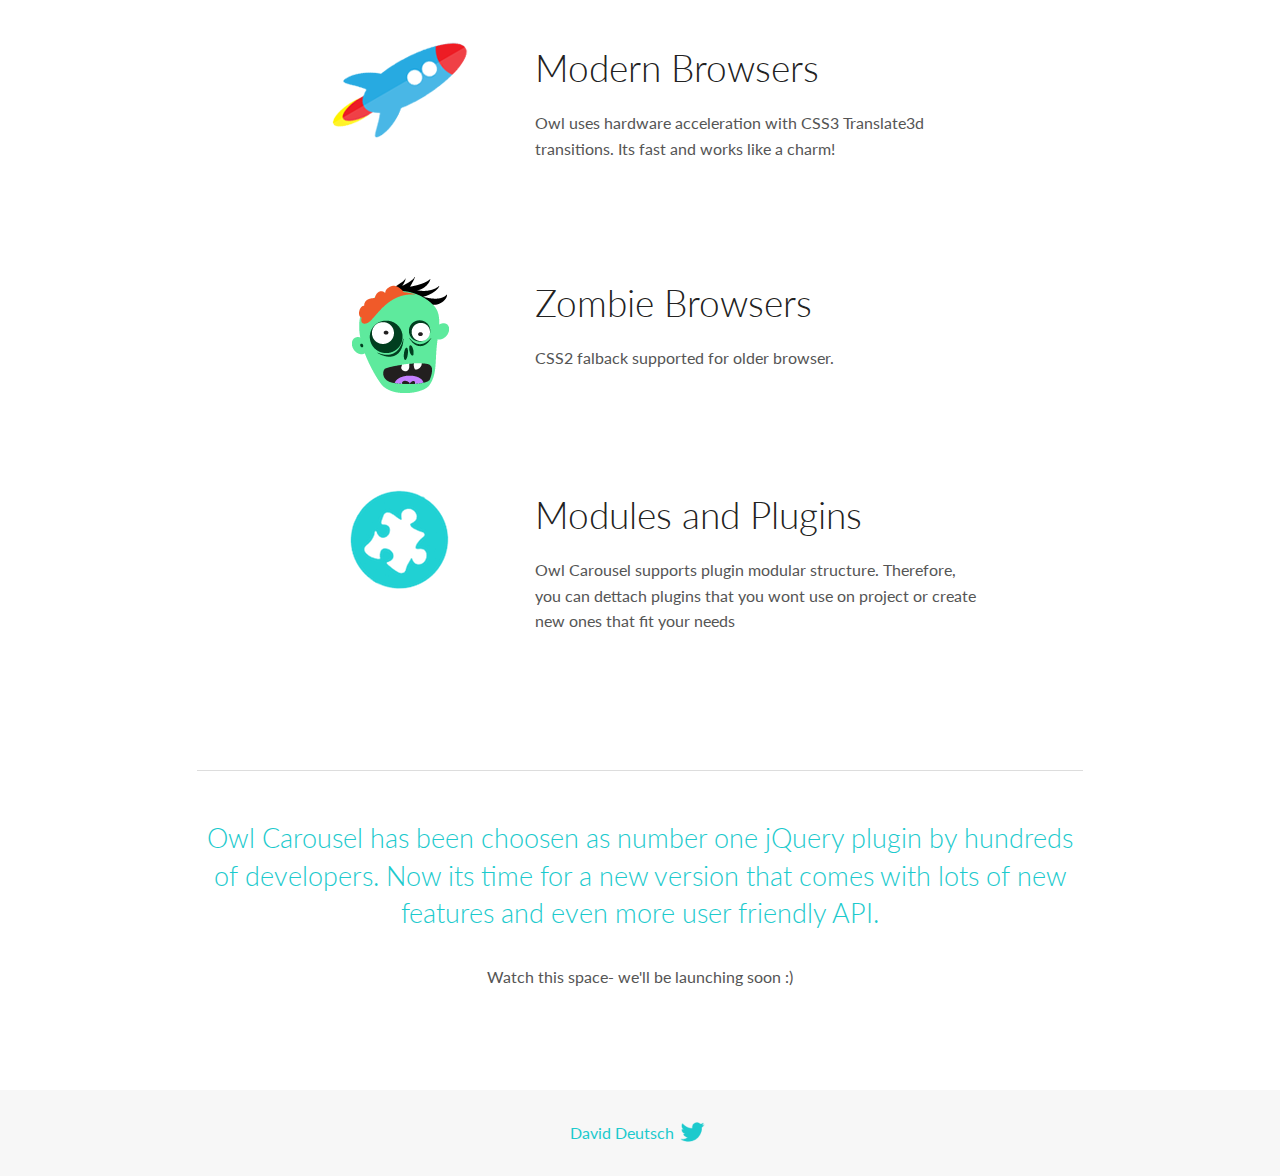
<file: libs/OwlCarousel2-2.2.1/docs/index.html>
<!DOCTYPE html>
<html lang="en">
  <head>

    <!-- head -->
    <meta charset="utf-8">
    <meta name="msapplication-tap-highlight" content="no" />
    <meta name="viewport" content="width=device-width, initial-scale=1.0" />
    <meta name="description" content="Touch enabled jQuery plugin that lets you create beautiful responsive carousel slider.">
    <meta name="author" content="David Deutsch">
    <title>
      Home | Owl Carousel | 2.2.1
    </title>

    <!-- Stylesheets -->
    <link href='https://fonts.googleapis.com/css?family=Lato:300,400,700,400italic,300italic' rel='stylesheet' type='text/css'>
    <link rel="stylesheet" href="assets/css/docs.theme.min.css">

    <!-- Owl Stylesheets -->
    <link rel="stylesheet" href="assets/owlcarousel/assets/owl.carousel.min.css">
    <link rel="stylesheet" href="assets/owlcarousel/assets/owl.theme.default.min.css">

    <!-- HTML5 shim and Respond.js IE8 support of HTML5 elements and media queries -->

    <!--[if lt IE 9]>
      <script src="https://oss.maxcdn.com/libs/html5shiv/3.7.0/html5shiv.js"></script>
      <script src="https://oss.maxcdn.com/libs/respond.js/1.3.0/respond.min.js"></script>
    <![endif]-->

    <!-- Favicons -->
    <link rel="apple-touch-icon-precomposed" sizes="144x144" href="assets/ico/apple-touch-icon-144-precomposed.png">
    <link rel="shortcut icon" href="assets/ico/favicon.png">
    <link rel="shortcut icon" href="favicon.ico">

    <!-- Yeah i know js should not be in header. Its required for demos.-->

    <!-- javascript -->
    <script src="assets/vendors/jquery.min.js"></script>
    <script src="assets/owlcarousel/owl.carousel.js"></script>
  </head>
  <body>

    <!-- header -->
    <header class="header">
      <div class="row">
        <div class="large-12 columns">
          <div class="brand left">
            <h3>
              <a href="/OwlCarousel2/">owl.carousel.js</a> 
            </h3>
          </div>
          <a id="toggle-nav" class="right">
            <span></span> <span></span> <span></span> 
          </a> 
          <div class="nav-bar">
            <ul class="clearfix">
              <li class="active">
                <a href="/OwlCarousel2/index.html">Home</a> 
              </li>
              <li> <a href="/OwlCarousel2/demos/demos.html">Demos</a>  </li>
              <li> <a href="/OwlCarousel2/docs/started-welcome.html">Docs</a>  </li>
              <li>
                <a href="https://github.com/OwlCarousel2/OwlCarousel2/archive/2.2.1.zip">Download</a> 
                <span class="download"></span> 
              </li>
            </ul>
          </div>
        </div>
      </div>
    </header>

    <!-- home panel -->
    <section id="hero">
      <div class="row">
        <div class="large-8 medium-8 columns">
          <h1>Owl Carousel 2</h1>
          <h4>Touch enabled jQuery plugin that lets you create a beautiful responsive carousel slider.</h4>
          <a href="https://github.com/OwlCarousel2/OwlCarousel2/archive/2.2.1.zip" class="hero-button">Download</a> 
          <a href="https://github.com/OwlCarousel2/OwlCarousel2" class="hero-button outline">Github</a> 
          <p>2.2.1</p>
        </div>
        <div class="large-4 medium-4 columns">
          <img class="owl-logo" src="assets/img/owl-logo.png" alt="mr. Owl">
        </div>
      </div>
    </section>

    <!-- body -->
    <div class="home-demo">
      <div class="row">
        <div class="large-12 columns">
          <h3>Demo</h3>
          <div class="owl-carousel">
            <div class="item">
              <h2>Swipe</h2>
            </div>
            <div class="item">
              <h2>Drag</h2>
            </div>
            <div class="item">
              <h2>Responsive</h2>
            </div>
            <div class="item">
              <h2>CSS3</h2>
            </div>
            <div class="item">
              <h2>Fast</h2>
            </div>
            <div class="item">
              <h2>Easy</h2>
            </div>
            <div class="item">
              <h2>Free</h2>
            </div>
            <div class="item">
              <h2>Upgradable</h2>
            </div>
            <div class="item">
              <h2>Tons of options</h2>
            </div>
            <div class="item">
              <h2>Infinity</h2>
            </div>
            <div class="item">
              <h2>Auto Width</h2>
            </div>
          </div>
        </div>
      </div>
    </div>
    <script>
      var owl = $('.owl-carousel');
      owl.owlCarousel({
        margin: 10,
        loop: true,
        responsive: {
          0: {
            items: 1
          },
          600: {
            items: 2
          },
          1000: {
            items: 3
          }
        }
      })
    </script>

    <!-- features -->
    <div id="features">
      <div class="row">
        <div class="small-12 medium-9 small-centered columns">
          <section class="row feature">
            <div class="medium-4 small-12 columns">
              <img src="assets/img/feature-options.png" alt="">
            </div>
            <div class="medium-8 small-12 columns">
              <h2>Fully Customisable</h2>
              <p>Over 60 options. Easy for novice users and even more powerful for advanced developers.</p>
            </div>
          </section>
          <section class="row feature">
            <div class="medium-4 small-12 columns">
              <img src="assets/img/feature-drag.png" alt="">
            </div>
            <div class="medium-8 small-12 columns">
              <h2>Touch and Drag Support</h2>
              <p>Designed specially to boost mobile browsing experience. Mouse drag works great on desktop too!</p>
            </div>
          </section>
          <section class="row feature">
            <div class="medium-4 small-12 columns">
              <img src="assets/img/feature-responsive.png" alt="">
            </div>
            <div class="medium-8 small-12 columns">
              <h2>Fully Responsive</h2>
              <p>Almost all options are responsive and include very intuitive breakpoints settings.</p>
            </div>
          </section>
          <section class="row feature">
            <div class="medium-4 small-12 columns">
              <img src="assets/img/feature-modern.png" alt="">
            </div>
            <div class="medium-8 small-12 columns">
              <h2>Modern Browsers</h2>
              <p>Owl uses hardware acceleration with CSS3 Translate3d transitions. Its fast and works like a charm! </p>
            </div>
          </section>
          <section class="row feature">
            <div class="medium-4 small-12 columns">
              <img src="assets/img/feature-zombie.png" alt="">
            </div>
            <div class="medium-8 small-12 columns">
              <h2>Zombie Browsers</h2>
              <p>CSS2 falback supported for older browser.</p>
            </div>
          </section>
          <section class="row feature">
            <div class="medium-4 small-12 columns">
              <img src="assets/img/feature-module.png" alt="">
            </div>
            <div class="medium-8 small-12 columns">
              <h2>Modules and Plugins</h2>
              <p>Owl Carousel supports plugin modular structure. Therefore, you can dettach plugins that you wont use on project or create new ones that fit your needs</p>
            </div>
          </section>
        </div>
      </div>
    </div>

    <!-- footer -->
    <section id="teaser-text">
      <div class="row">
        <div class="small-12 medium-11 small-centered columns">
          <hr>
          <h3 id="owl-carousel-has-been-choosen-as-number-one-jquery-plugin-by-hundreds-of-developers-now-its-time-for-a-new-version-that-comes-with-lots-of-new-features-and-even-more-user-friendly-api-">Owl Carousel has been choosen as number one jQuery plugin by hundreds of developers. Now its time for a new version that comes with lots of new features and even more user friendly API.</h3>
          <p>Watch this space- we&#39;ll be launching soon :)</p>
        </div>
      </div>
    </section>

    <!-- footer -->
    <footer class="footer">
      <div class="row">
        <div class="large-12 columns">
          <h5>
            <a href="/OwlCarousel2/docs/support-contact.html">David Deutsch</a> 
            <a id="custom-tweet-button" href="https://twitter.com/share?url=https://github.com/OwlCarousel2/OwlCarousel2&text=Owl Carousel - This is so awesome! " target="_blank"></a> 
          </h5>
        </div>
      </div>
    </footer>

    <!-- vendors -->
    <script src="assets/vendors/highlight.js"></script>
    <script src="assets/js/app.js"></script>
  </body>
</html>
</file>
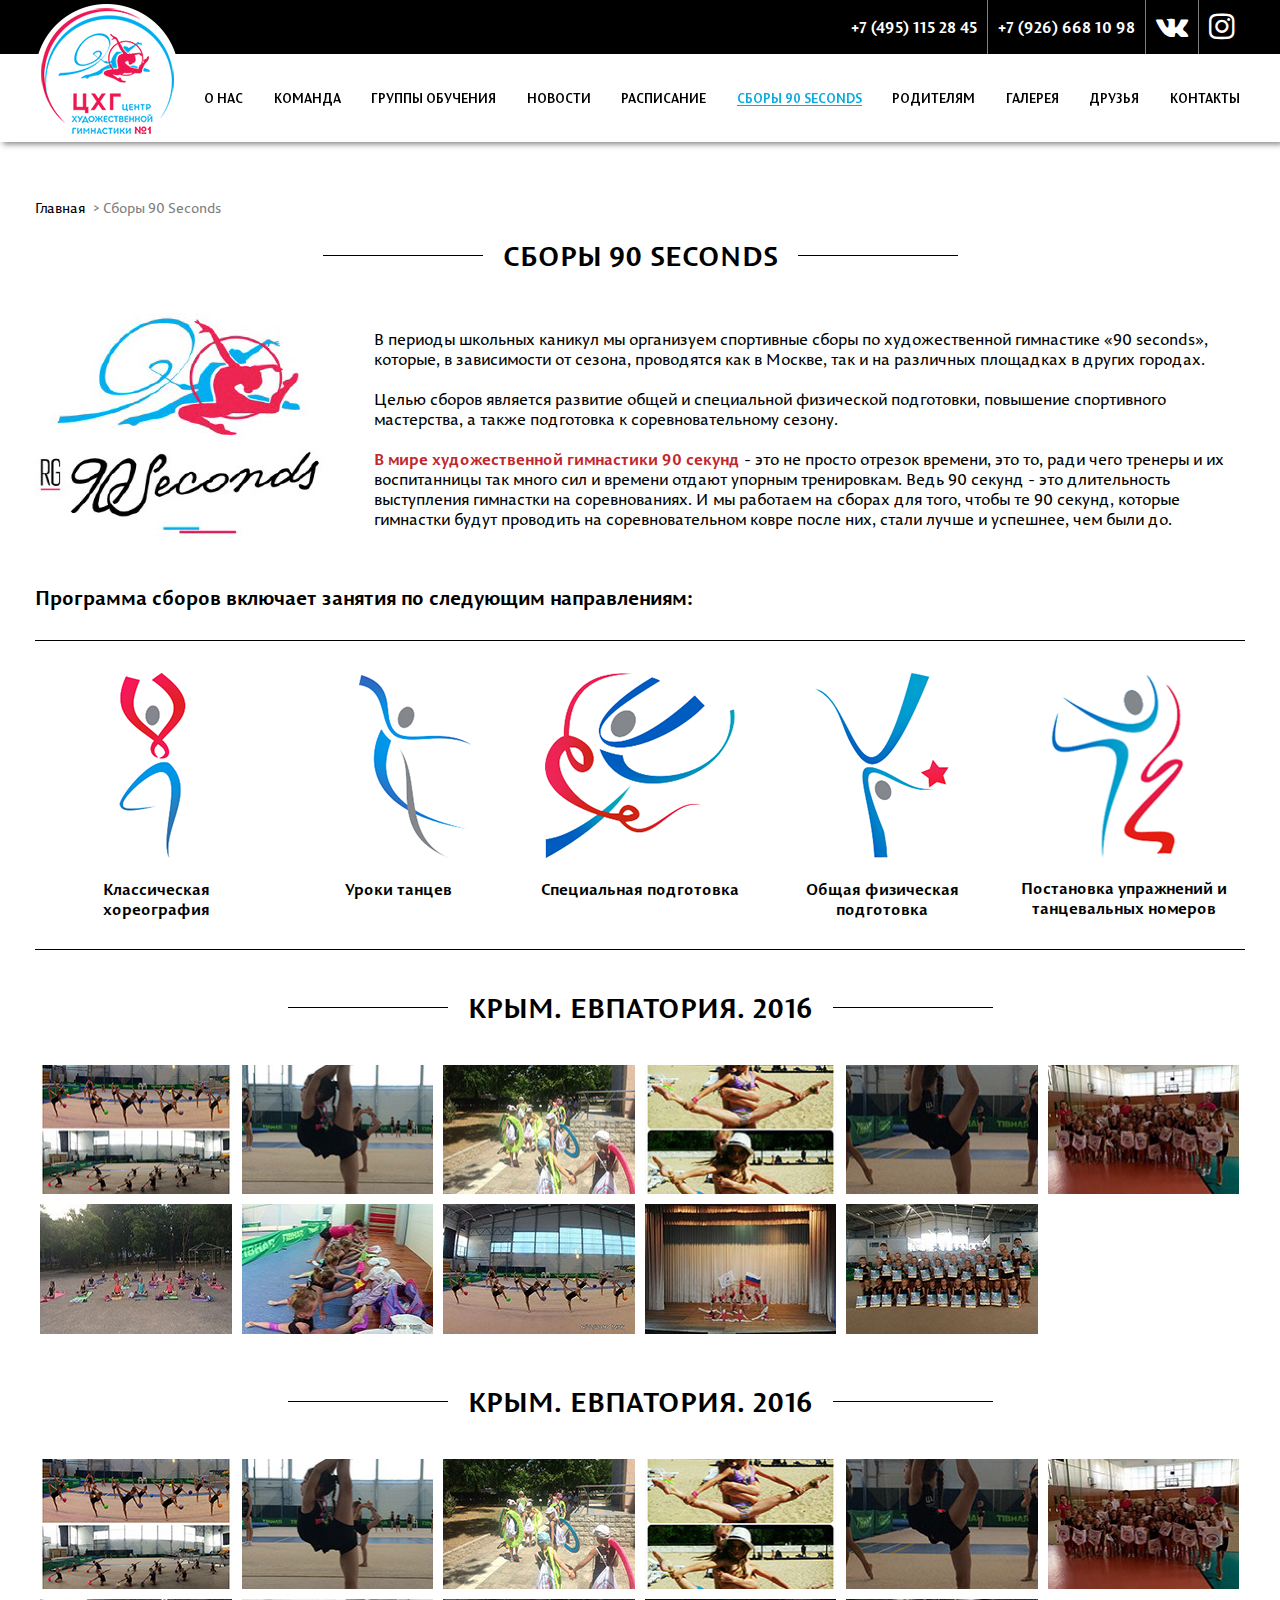
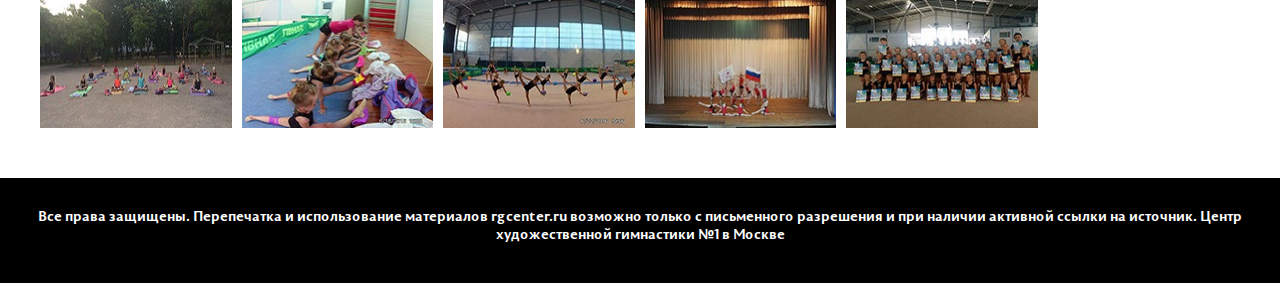
<file: fees.html>
<!DOCTYPE html>
<html lang="ru">

<head>

	<meta charset="utf-8">

	<title>Школа художественной гимнастики в Москве для детей - ЦХГ №1 (Таганка, ЦАО)</title>
	<meta name="description" content="">

	<meta http-equiv="X-UA-Compatible" content="IE=edge">
	<meta name="viewport" content="width=device-width, initial-scale=1, maximum-scale=1">

	<meta property="og:image" content="path/to/image.jpg">

	<link rel="shortcut icon" href="img/favicon/favicon.ico" type="image/x-icon">
	<link rel="apple-touch-icon" href="img/favicon/apple-touch-icon.png">
	<link rel="apple-touch-icon" sizes="72x72" href="img/favicon/apple-touch-icon-72x72.png">
	<link rel="apple-touch-icon" sizes="114x114" href="img/favicon/apple-touch-icon-114x114.png">

	<link rel="stylesheet" href="css/main.min.css">

</head>

<body>

	<header class="header">
		<div class="header__top">
			<div class="header__top-container container">
				<div class="header__top-box">
					<ul class="header__links">
						<li><a href="tel:+74951152845">+7 (495) 115 28 45</a></li>
						<li><a href="tel:+79266681098">+7 (926) 668 10 98</a></li>
					</ul>
					<ul class="header__social">
						<li><a href="#" target="_blank"><i class="fa fa-vk"></i></a></li>
						<li><a href="#" target="_blank"><i class="fa fa-instagram"></i></a></li>
					</ul>
				</div>
			</div>
		</div>
		<div class="header__bottom">
			<div class="header__bottom-container container">
				<div class="header__bottom-box">
					<figure class="header__logo">
						<img src="img/logo.png" alt="">
					</figure>
					<ul class="header__nav">
						<li><a href="index.html#about" class="external">О нас</a></li>
						<li><a href="index.html#team" class="external">Команда</a></li>
						<li><a href="index.html#group" class="external">Группы обучения</a></li>
						<li><a href="index.html#news" class="external">Новости</a></li>
						<li><a href="schedule.html" class="external">Расписание</a></li>
						<li><a class="external active">Сборы 90 seconds</a></li>
						<li><a href="parents-archive.html" class="external">Родителям</a></li>
						<li><a href="gallery-archive.html" class="external">Галерея</a></li>
						<li><a href="index.html#friends" class="external">Друзья</a></li>
						<li><a href="index.html#contacts" class="external">Контакты</a></li>
					</ul>
					<div class="header__nav-btn"><span></span></div>
				</div>
			</div>
		</div>
	</header>

	<main class="page">
		<div class="page__container container">
			<div class="page__breadcrumbs">
				<a href="#">Главная</a>
				<span>Сборы 90 Seconds</span>
			</div>
			<h1 class="page__title title">Сборы 90 Seconds</h1>
			<div class="page__box">
				<div class="fees-content">
					<figure class="fees-content__img">
						<img src="img/90sec.jpg" alt="">
					</figure>
					<div class="fees-content__text">
						<p>В периоды школьных каникул мы организуем спортивные сборы по художественной гимнастике «90 seconds», которые, в зависимости от сезона, проводятся как в Москве, так и на различных площадках в других городах.</p>
						<p>Целью сборов является развитие общей и специальной физической подготовки, повышение спортивного мастерства, а также подготовка к соревновательному сезону.</p>
						<p><strong>В мире художественной гимнастики 90 секунд</strong> - это не просто отрезок времени, это то, ради чего тренеры и их воспитанницы так много сил и времени отдают упорным тренировкам. Ведь 90 секунд - это длительность выступления гимнастки на соревнованиях. И мы работаем на сборах для того, чтобы те 90 секунд, которые гимнастки будут проводить на соревновательном ковре после них, стали лучше и успешнее, чем были до.</p>
					</div>
				</div>
				<div class="fees-program">
					<h3 class="fees-program__title">Программа сборов включает занятия по следующим направлениям:</h3>
					<ul class="fees-program__box">
						<li class="fees-program__item">
							<figure class="fees-program__item-img">
								<img src="img/class_hor.png" alt="">
							</figure>
							<h4 class="fees-program__item-title">Классическая хореография</h4>
						</li>
						<li class="fees-program__item">
							<figure class="fees-program__item-img">
								<img src="img/ur_tanc.png" alt="">
							</figure>
							<h4 class="fees-program__item-title">Уроки танцев</h4>
						</li>
						<li class="fees-program__item">
							<figure class="fees-program__item-img">
								<img src="img/spec_pod.png" alt="">
							</figure>
							<h4 class="fees-program__item-title">Специальная подготовка</h4>
						</li>
						<li class="fees-program__item">
							<figure class="fees-program__item-img">
								<img src="img/ob_fiz.png" alt="">
							</figure>
							<h4 class="fees-program__item-title">Общая физическая подготовка</h4>
						</li>
						<li class="fees-program__item">
							<figure class="fees-program__item-img">
								<img src="img/post_upr.png" alt="">
							</figure>
							<h4 class="fees-program__item-title">Постановка упражнений и танцевальных номеров</h4>
						</li>
					</ul>
				</div>
			</div>
			<div class="page__box">
				<h2 class="page__title title">КРЫМ. ЕВПАТОРИЯ. 2016</h2>
				<div class="gallery">
					<a href="img/7-crop-u29480.jpg" class="gallery__item">
						<img src="img/7-crop-u29480.jpg" alt="">
					</a>
					<a href="img/9-crop-u29520.jpg" class="gallery__item">
						<img src="img/9-crop-u29520.jpg" alt="">
					</a>
					<a href="img/10-crop-u29540.jpg" class="gallery__item">
						<img src="img/10-crop-u29540.jpg" alt="">
					</a>
					<a href="img/11-crop-u29560.jpg" class="gallery__item">
						<img src="img/11-crop-u29560.jpg" alt="">
					</a>
					<a href="img/13-crop-u29580.jpg" class="gallery__item">
						<img src="img/13-crop-u29580.jpg" alt="">
					</a>
					<a href="img/1196x130.jpg" class="gallery__item">
						<img src="img/1196x130.jpg" alt="">
					</a>
					<a href="img/6231x130.jpg" class="gallery__item">
						<img src="img/6231x130.jpg" alt="">
					</a>
					<a href="img/8192x144.jpg" class="gallery__item">
						<img src="img/8192x144.jpg" alt="">
					</a>
					<a href="img/14192x144.jpg" class="gallery__item">
						<img src="img/14192x144.jpg" alt="">
					</a>
					<a href="img/16232x130.jpg" class="gallery__item">
						<img src="img/16232x130.jpg" alt="">
					</a>
					<a href="img/17192x144.jpg" class="gallery__item">
						<img src="img/17192x144.jpg" alt="">
					</a>
				</div>
			</div>
			<div class="page__box">
				<h2 class="page__title title">КРЫМ. ЕВПАТОРИЯ. 2016</h2>
				<div class="gallery">
					<a href="img/7-crop-u29480.jpg" class="gallery__item">
						<img src="img/7-crop-u29480.jpg" alt="">
					</a>
					<a href="img/9-crop-u29520.jpg" class="gallery__item">
						<img src="img/9-crop-u29520.jpg" alt="">
					</a>
					<a href="img/10-crop-u29540.jpg" class="gallery__item">
						<img src="img/10-crop-u29540.jpg" alt="">
					</a>
					<a href="img/11-crop-u29560.jpg" class="gallery__item">
						<img src="img/11-crop-u29560.jpg" alt="">
					</a>
					<a href="img/13-crop-u29580.jpg" class="gallery__item">
						<img src="img/13-crop-u29580.jpg" alt="">
					</a>
					<a href="img/1196x130.jpg" class="gallery__item">
						<img src="img/1196x130.jpg" alt="">
					</a>
					<a href="img/6231x130.jpg" class="gallery__item">
						<img src="img/6231x130.jpg" alt="">
					</a>
					<a href="img/8192x144.jpg" class="gallery__item">
						<img src="img/8192x144.jpg" alt="">
					</a>
					<a href="img/14192x144.jpg" class="gallery__item">
						<img src="img/14192x144.jpg" alt="">
					</a>
					<a href="img/16232x130.jpg" class="gallery__item">
						<img src="img/16232x130.jpg" alt="">
					</a>
					<a href="img/17192x144.jpg" class="gallery__item">
						<img src="img/17192x144.jpg" alt="">
					</a>
				</div>
			</div>
		</div>
	</main>

	<footer class="footer">
		<div class="footer__container container">
			<p class="footer__copy">Все права защищены. Перепечатка и использование материалов rgcenter.ru возможно только с письменного разрешения и при наличии активной ссылки на источник. Центр художественной гимнастики №1 в Москве</p>
		</div>
	</footer>


	<!-- Load Scripts Start -->
	<script src="js/libs.js" defer></script>
	<script src="js/common.js" defer></script>
	<!-- Load Scripts End -->

</body>
</html>
</file>
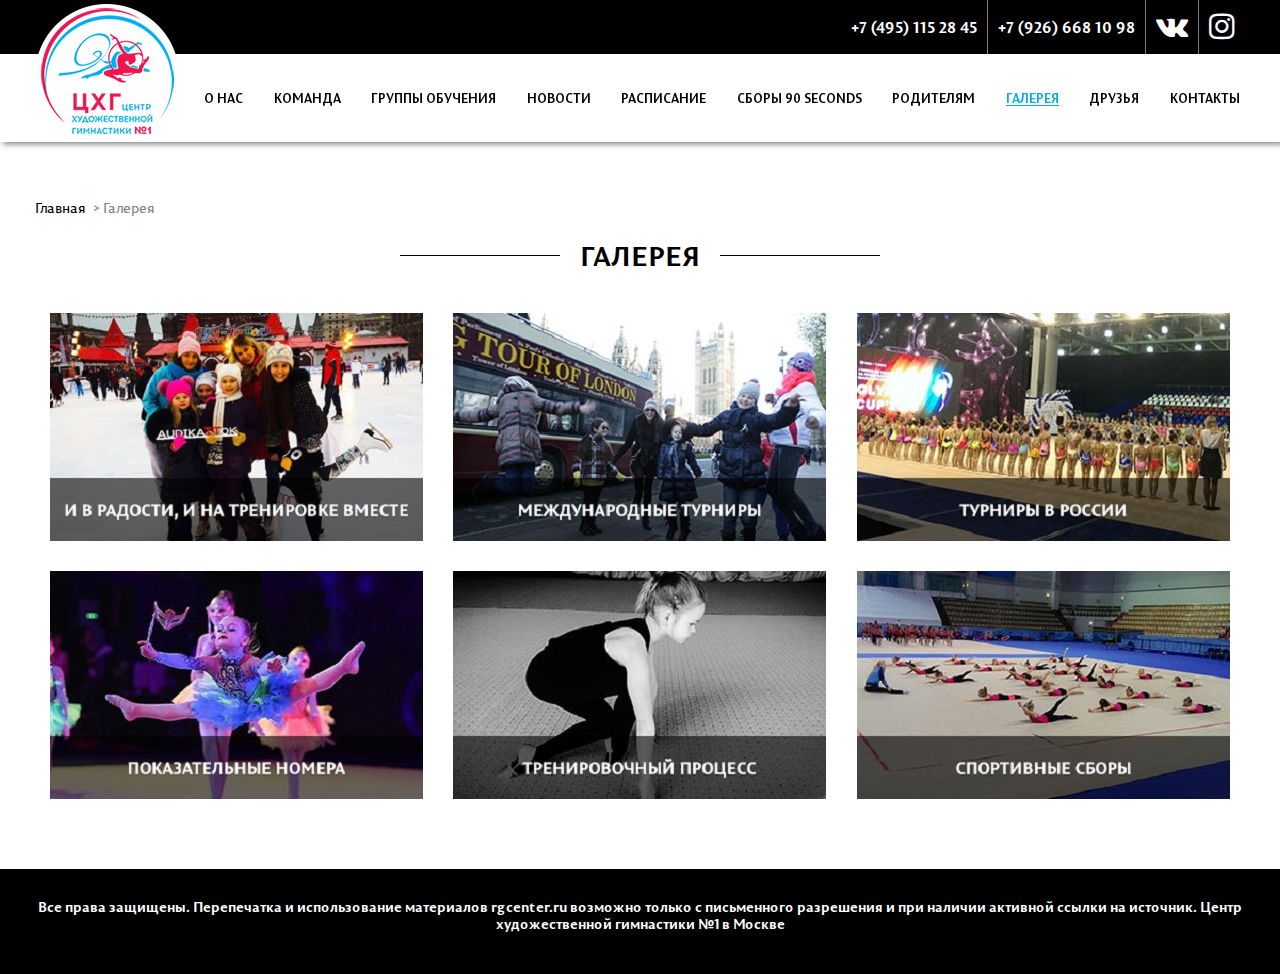
<file: gallery-archive.html>
<!DOCTYPE html>
<html lang="ru">

<head>

	<meta charset="utf-8">

	<title>Школа художественной гимнастики в Москве для детей - ЦХГ №1 (Таганка, ЦАО)</title>
	<meta name="description" content="">

	<meta http-equiv="X-UA-Compatible" content="IE=edge">
	<meta name="viewport" content="width=device-width, initial-scale=1, maximum-scale=1">

	<meta property="og:image" content="path/to/image.jpg">

	<link rel="shortcut icon" href="img/favicon/favicon.ico" type="image/x-icon">
	<link rel="apple-touch-icon" href="img/favicon/apple-touch-icon.png">
	<link rel="apple-touch-icon" sizes="72x72" href="img/favicon/apple-touch-icon-72x72.png">
	<link rel="apple-touch-icon" sizes="114x114" href="img/favicon/apple-touch-icon-114x114.png">

	<link rel="stylesheet" href="css/main.min.css">

</head>

<body>

	<header class="header">
		<div class="header__top">
			<div class="header__top-container container">
				<div class="header__top-box">
					<ul class="header__links">
						<li><a href="tel:+74951152845">+7 (495) 115 28 45</a></li>
						<li><a href="tel:+79266681098">+7 (926) 668 10 98</a></li>
					</ul>
					<ul class="header__social">
						<li><a href="#" target="_blank"><i class="fa fa-vk"></i></a></li>
						<li><a href="#" target="_blank"><i class="fa fa-instagram"></i></a></li>
					</ul>
				</div>
			</div>
		</div>
		<div class="header__bottom">
			<div class="header__bottom-container container">
				<div class="header__bottom-box">
					<figure class="header__logo">
						<img src="img/logo.png" alt="">
					</figure>
					<ul class="header__nav">
						<li><a href="index.html#about" class="external">О нас</a></li>
						<li><a href="index.html#team" class="external">Команда</a></li>
						<li><a href="index.html#group" class="external">Группы обучения</a></li>
						<li><a href="index.html#news" class="external">Новости</a></li>
						<li><a href="schedule.html" class="external">Расписание</a></li>
						<li><a class="external">Сборы 90 seconds</a></li>
						<li><a href="parents-archive.html" class="external">Родителям</a></li>
						<li><a class="external active">Галерея</a></li>
						<li><a href="index.html#friends" class="external">Друзья</a></li>
						<li><a href="index.html#contacts" class="external">Контакты</a></li>
					</ul>
					<div class="header__nav-btn"><span></span></div>
				</div>
			</div>
		</div>
	</header>

	<main class="page">
		<div class="page__container container">
			<div class="page__breadcrumbs">
				<a href="#">Главная</a>
				<span>Галерея</span>
			</div>
			<h1 class="page__title title">Галерея</h1>
			<div class="page__box">
				<div class="gallery-archive">
					<a href="gallery-page.html" class="gallery-archive__item">
						<img src="img/gal_1.jpg" alt="">
					</a>
					<a href="gallery-page.html" class="gallery-archive__item">
						<img src="img/gal_2.jpg" alt="">
					</a>
					<a href="gallery-page.html" class="gallery-archive__item">
						<img src="img/gal_3.jpg" alt="">
					</a>
					<a href="gallery-page.html" class="gallery-archive__item">
						<img src="img/gal_4.jpg" alt="">
					</a>
					<a href="gallery-page.html" class="gallery-archive__item">
						<img src="img/gal_5.jpg" alt="">
					</a>
					<a href="gallery-page.html" class="gallery-archive__item">
						<img src="img/gal_6.jpg" alt="">
					</a>
				</div>
			</div>
		</div>
	</main>

	<footer class="footer">
		<div class="footer__container container">
			<p class="footer__copy">Все права защищены. Перепечатка и использование материалов rgcenter.ru возможно только с письменного разрешения и при наличии активной ссылки на источник. Центр художественной гимнастики №1 в Москве</p>
		</div>
	</footer>


	<!-- Load Scripts Start -->
	<script src="js/libs.js" defer></script>
	<script src="js/common.js" defer></script>
	<!-- Load Scripts End -->

</body>
</html>
</file>
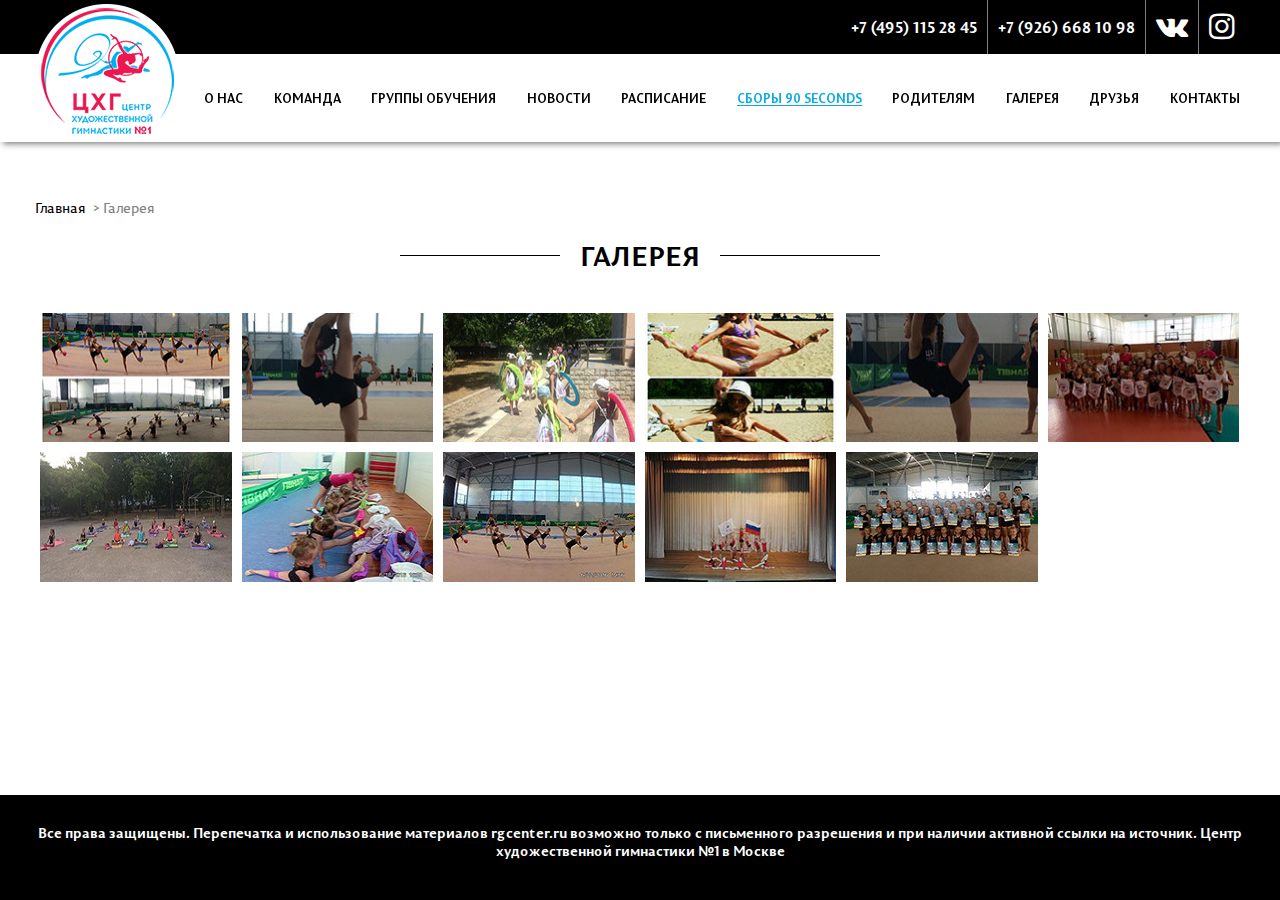
<file: gallery-page.html>
<!DOCTYPE html>
<html lang="ru">

<head>

	<meta charset="utf-8">

	<title>Школа художественной гимнастики в Москве для детей - ЦХГ №1 (Таганка, ЦАО)</title>
	<meta name="description" content="">

	<meta http-equiv="X-UA-Compatible" content="IE=edge">
	<meta name="viewport" content="width=device-width, initial-scale=1, maximum-scale=1">

	<meta property="og:image" content="path/to/image.jpg">

	<link rel="shortcut icon" href="img/favicon/favicon.ico" type="image/x-icon">
	<link rel="apple-touch-icon" href="img/favicon/apple-touch-icon.png">
	<link rel="apple-touch-icon" sizes="72x72" href="img/favicon/apple-touch-icon-72x72.png">
	<link rel="apple-touch-icon" sizes="114x114" href="img/favicon/apple-touch-icon-114x114.png">

	<link rel="stylesheet" href="css/main.min.css">

</head>

<body>

	<header class="header">
		<div class="header__top">
			<div class="header__top-container container">
				<div class="header__top-box">
					<ul class="header__links">
						<li><a href="tel:+74951152845">+7 (495) 115 28 45</a></li>
						<li><a href="tel:+79266681098">+7 (926) 668 10 98</a></li>
					</ul>
					<ul class="header__social">
						<li><a href="#" target="_blank"><i class="fa fa-vk"></i></a></li>
						<li><a href="#" target="_blank"><i class="fa fa-instagram"></i></a></li>
					</ul>
				</div>
			</div>
		</div>
		<div class="header__bottom">
			<div class="header__bottom-container container">
				<div class="header__bottom-box">
					<figure class="header__logo">
						<img src="img/logo.png" alt="">
					</figure>
					<ul class="header__nav">
						<li><a href="index.html#about" class="external">О нас</a></li>
						<li><a href="index.html#team" class="external">Команда</a></li>
						<li><a href="index.html#group" class="external">Группы обучения</a></li>
						<li><a href="index.html#news" class="external">Новости</a></li>
						<li><a href="schedule.html" class="external">Расписание</a></li>
						<li><a class="external active">Сборы 90 seconds</a></li>
						<li><a href="parents-archive.html" class="external">Родителям</a></li>
						<li><a href="gallery-archive.html" class="external">Галерея</a></li>
						<li><a href="index.html#friends" class="external">Друзья</a></li>
						<li><a href="index.html#contacts" class="external">Контакты</a></li>
					</ul>
					<div class="header__nav-btn"><span></span></div>
				</div>
			</div>
		</div>
	</header>

	<main class="page">
		<div class="page__container container">
			<div class="page__breadcrumbs">
				<a href="#">Главная</a>
				<span>Галерея</span>
			</div>
			<h1 class="page__title title">Галерея</h1>
			<div class="page__box">
				<div class="gallery">
					<a href="img/7-crop-u29480.jpg" class="gallery__item">
						<img src="img/7-crop-u29480.jpg" alt="">
					</a>
					<a href="img/9-crop-u29520.jpg" class="gallery__item">
						<img src="img/9-crop-u29520.jpg" alt="">
					</a>
					<a href="img/10-crop-u29540.jpg" class="gallery__item">
						<img src="img/10-crop-u29540.jpg" alt="">
					</a>
					<a href="img/11-crop-u29560.jpg" class="gallery__item">
						<img src="img/11-crop-u29560.jpg" alt="">
					</a>
					<a href="img/13-crop-u29580.jpg" class="gallery__item">
						<img src="img/13-crop-u29580.jpg" alt="">
					</a>
					<a href="img/1196x130.jpg" class="gallery__item">
						<img src="img/1196x130.jpg" alt="">
					</a>
					<a href="img/6231x130.jpg" class="gallery__item">
						<img src="img/6231x130.jpg" alt="">
					</a>
					<a href="img/8192x144.jpg" class="gallery__item">
						<img src="img/8192x144.jpg" alt="">
					</a>
					<a href="img/14192x144.jpg" class="gallery__item">
						<img src="img/14192x144.jpg" alt="">
					</a>
					<a href="img/16232x130.jpg" class="gallery__item">
						<img src="img/16232x130.jpg" alt="">
					</a>
					<a href="img/17192x144.jpg" class="gallery__item">
						<img src="img/17192x144.jpg" alt="">
					</a>
				</div>
			</div>
		</div>
	</main>

	<footer class="footer">
		<div class="footer__container container">
			<p class="footer__copy">Все права защищены. Перепечатка и использование материалов rgcenter.ru возможно только с письменного разрешения и при наличии активной ссылки на источник. Центр художественной гимнастики №1 в Москве</p>
		</div>
	</footer>


	<!-- Load Scripts Start -->
	<script src="js/libs.js" defer></script>
	<script src="js/common.js" defer></script>
	<!-- Load Scripts End -->

</body>
</html>
</file>
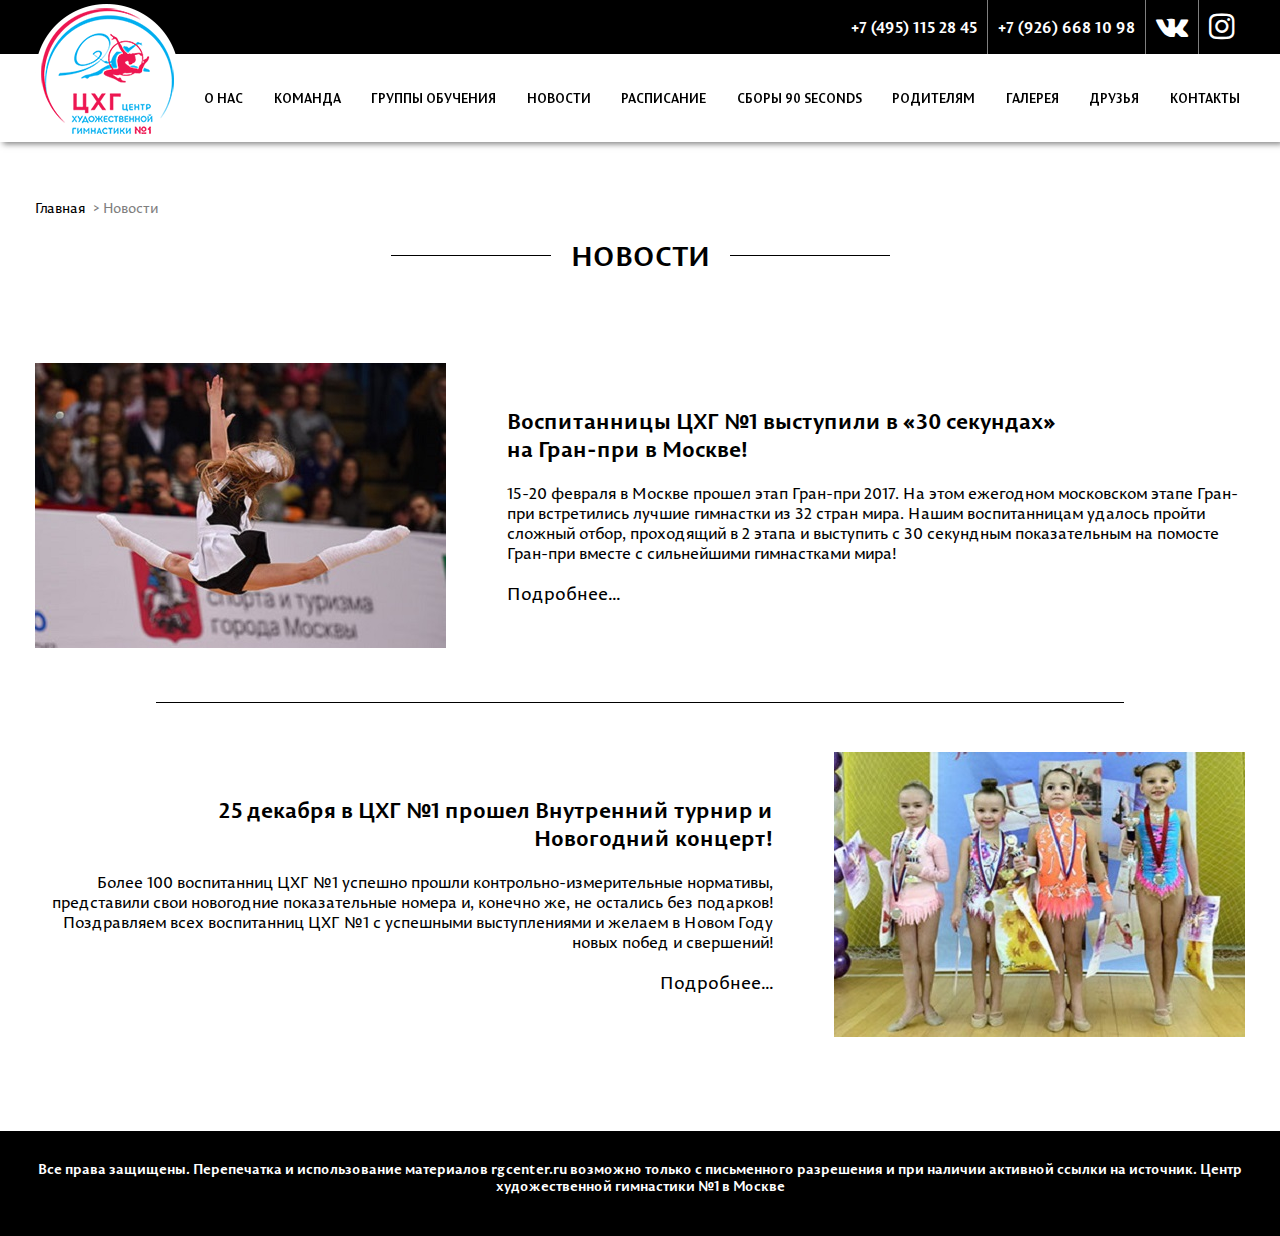
<file: news.html>
<!DOCTYPE html>
<html lang="ru">

<head>

	<meta charset="utf-8">

	<title>Школа художественной гимнастики в Москве для детей - ЦХГ №1 (Таганка, ЦАО)</title>
	<meta name="description" content="">

	<meta http-equiv="X-UA-Compatible" content="IE=edge">
	<meta name="viewport" content="width=device-width, initial-scale=1, maximum-scale=1">

	<meta property="og:image" content="path/to/image.jpg">

	<link rel="shortcut icon" href="img/favicon/favicon.ico" type="image/x-icon">
	<link rel="apple-touch-icon" href="img/favicon/apple-touch-icon.png">
	<link rel="apple-touch-icon" sizes="72x72" href="img/favicon/apple-touch-icon-72x72.png">
	<link rel="apple-touch-icon" sizes="114x114" href="img/favicon/apple-touch-icon-114x114.png">

	<link rel="stylesheet" href="css/main.min.css">

</head>

<body>

	<header class="header">
		<div class="header__top">
			<div class="header__top-container container">
				<div class="header__top-box">
					<ul class="header__links">
						<li><a href="tel:+74951152845">+7 (495) 115 28 45</a></li>
						<li><a href="tel:+79266681098">+7 (926) 668 10 98</a></li>
					</ul>
					<ul class="header__social">
						<li><a href="#" target="_blank"><i class="fa fa-vk"></i></a></li>
						<li><a href="#" target="_blank"><i class="fa fa-instagram"></i></a></li>
					</ul>
				</div>
			</div>
		</div>
		<div class="header__bottom">
			<div class="header__bottom-container container">
				<div class="header__bottom-box">
					<figure class="header__logo">
						<img src="img/logo.png" alt="">
					</figure>
					<ul class="header__nav">
						<li><a href="index.html#about" class="external">О нас</a></li>
						<li><a href="index.html#team" class="external">Команда</a></li>
						<li><a href="index.html#group" class="external">Группы обучения</a></li>
						<li><a href="index.html#news" class="external">Новости</a></li>
						<li><a href="schedule.html" class="external">Расписание</a></li>
						<li><a href="fees.html" class="external">Сборы 90 seconds</a></li>
						<li><a href="parents-archive.html" class="external">Родителям</a></li>
						<li><a href="gallery-archive.html" class="external">Галерея</a></li>
						<li><a href="index.html#friends" class="external">Друзья</a></li>
						<li><a href="index.html#contacts" class="external">Контакты</a></li>
					</ul>
					<div class="header__nav-btn"><span></span></div>
				</div>
			</div>
		</div>
	</header>

	<main class="page">
		<div class="page__container container">
			<div class="page__breadcrumbs">
				<a href="#">Главная</a>
				<span>Новости</span>
			</div>
			<h1 class="page__title title">Новости</h1>
			<div class="page__box">
				<article class="news-article">
					<figure class="news-article__img">
						<img src="img/son_0160-u32311-fr.jpg" alt="">
					</figure>
					<div class="news-article__content">
						<h3 class="news-article__title"><a href="#">Воспитанницы ЦХГ №1 выступили в «30 секундах» <br>на Гран-при в Москве!</a></h3>
						<p class="news-article__text">15-20 февраля в Москве прошел этап Гран-при 2017. На этом ежегодном московском этапе Гран-при встретились лучшие гимнастки из 32 стран мира. Нашим воспитанницам удалось пройти сложный отбор, проходящий в 2 этапа и выступить с 30 секундным показательным на помосте Гран-при вместе с сильнейшими гимнастками мира!</p>
						<a href="#" class="news-article__link">Подробнее...</a>
					</div>
				</article>
				<article class="news-article">
					<figure class="news-article__img">
						<img src="img/lubl_zima_ava.jpg" alt="">
					</figure>
					<div class="news-article__content">
						<h3 class="news-article__title"><a href="#">25 декабря в ЦХГ №1 прошел Внутренний турнир и <br>Новогодний концерт!</a></h3>
						<p class="news-article__text">Более 100 воспитанниц ЦХГ №1 успешно прошли контрольно-измерительные нормативы, представили свои новогодние показательные номера и, конечно же, не остались без подарков! Поздравляем всех воспитанниц ЦХГ №1 с успешными выступлениями и желаем в Новом Году новых побед и свершений!</p>
						<a href="#" class="news-article__link">Подробнее...</a>
					</div>
				</article>
			</div>
		</div>
	</main>

	<footer class="footer">
		<div class="footer__container container">
			<p class="footer__copy">Все права защищены. Перепечатка и использование материалов rgcenter.ru возможно только с письменного разрешения и при наличии активной ссылки на источник. Центр художественной гимнастики №1 в Москве</p>
		</div>
	</footer>


	<!-- Load Scripts Start -->
	<script src="js/libs.js" defer></script>
	<script src="js/common.js" defer></script>
	<!-- Load Scripts End -->

</body>
</html>
</file>
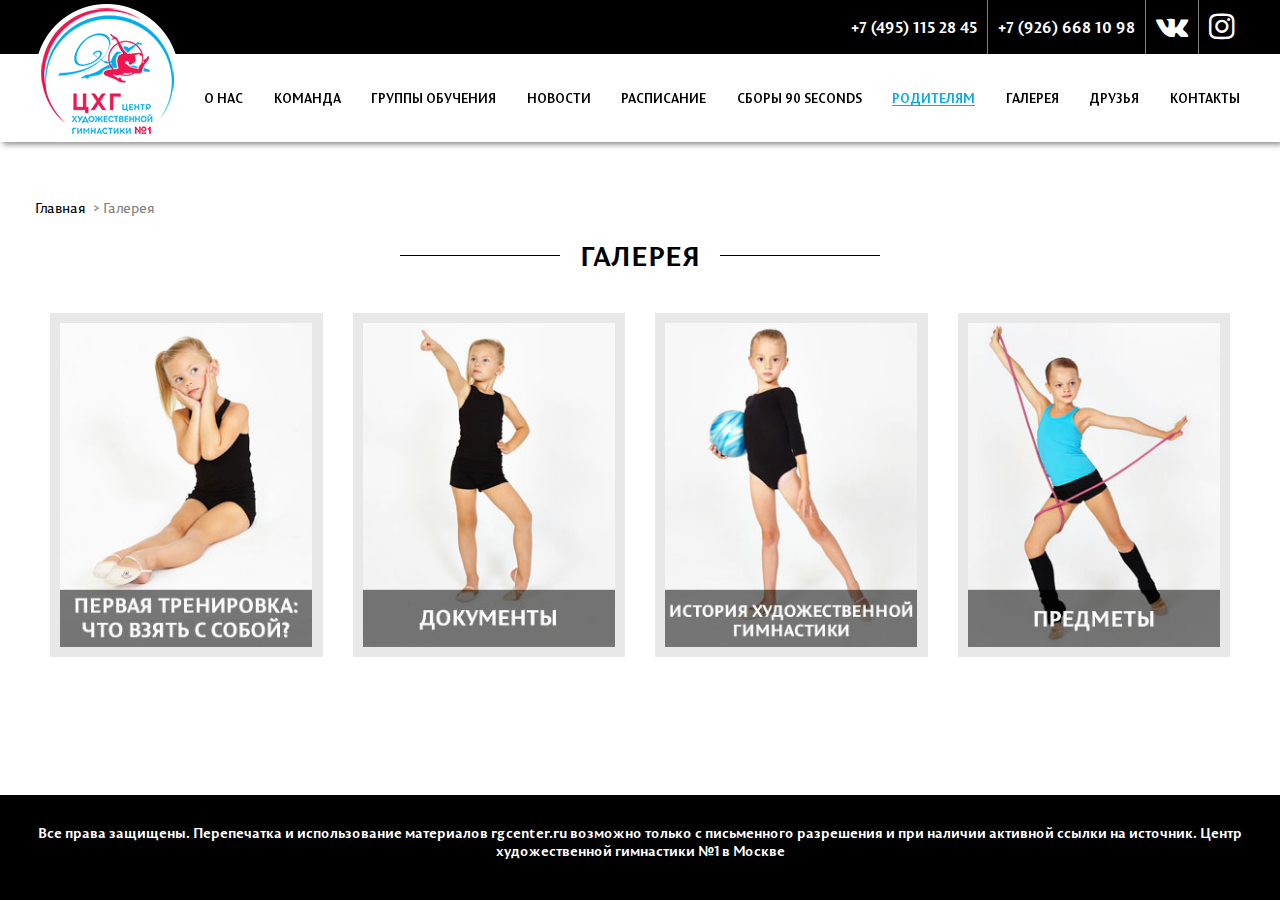
<file: parents-archive.html>
<!DOCTYPE html>
<html lang="ru">

<head>

	<meta charset="utf-8">

	<title>Школа художественной гимнастики в Москве для детей - ЦХГ №1 (Таганка, ЦАО)</title>
	<meta name="description" content="">

	<meta http-equiv="X-UA-Compatible" content="IE=edge">
	<meta name="viewport" content="width=device-width, initial-scale=1, maximum-scale=1">

	<meta property="og:image" content="path/to/image.jpg">

	<link rel="shortcut icon" href="img/favicon/favicon.ico" type="image/x-icon">
	<link rel="apple-touch-icon" href="img/favicon/apple-touch-icon.png">
	<link rel="apple-touch-icon" sizes="72x72" href="img/favicon/apple-touch-icon-72x72.png">
	<link rel="apple-touch-icon" sizes="114x114" href="img/favicon/apple-touch-icon-114x114.png">

	<link rel="stylesheet" href="css/main.min.css">

</head>

<body>

	<header class="header">
		<div class="header__top">
			<div class="header__top-container container">
				<div class="header__top-box">
					<ul class="header__links">
						<li><a href="tel:+74951152845">+7 (495) 115 28 45</a></li>
						<li><a href="tel:+79266681098">+7 (926) 668 10 98</a></li>
					</ul>
					<ul class="header__social">
						<li><a href="#" target="_blank"><i class="fa fa-vk"></i></a></li>
						<li><a href="#" target="_blank"><i class="fa fa-instagram"></i></a></li>
					</ul>
				</div>
			</div>
		</div>
		<div class="header__bottom">
			<div class="header__bottom-container container">
				<div class="header__bottom-box">
					<figure class="header__logo">
						<img src="img/logo.png" alt="">
					</figure>
					<ul class="header__nav">
						<li><a href="index.html#about" class="external">О нас</a></li>
						<li><a href="index.html#team" class="external">Команда</a></li>
						<li><a href="index.html#group" class="external">Группы обучения</a></li>
						<li><a href="index.html#news" class="external">Новости</a></li>
						<li><a href="schedule.html" class="external">Расписание</a></li>
						<li><a class="external">Сборы 90 seconds</a></li>
						<li><a class="external active">Родителям</a></li>
						<li><a href="gallery-archive.html" class="external">Галерея</a></li>
						<li><a href="index.html#friends" class="external">Друзья</a></li>
						<li><a href="index.html#contacts" class="external">Контакты</a></li>
					</ul>
					<div class="header__nav-btn"><span></span></div>
				</div>
			</div>
		</div>
	</header>

	<main class="page">
		<div class="page__container container">
			<div class="page__breadcrumbs">
				<a href="#">Главная</a>
				<span>Галерея</span>
			</div>
			<h1 class="page__title title">Галерея</h1>
			<div class="page__box">
				<div class="parents-archive">
					<a class="parents-archive__item" href="parents-page.html"><img src="img/ptcvss.jpg" alt=""></a>
					<a class="parents-archive__item" href="parents-page.html"><img src="img/doc.jpg" alt=""></a>
					<a class="parents-archive__item" href="parents-page.html"><img src="img/hhg.jpg" alt=""></a>
					<a class="parents-archive__item" href="parents-page.html"><img src="img/phg.jpg" alt=""></a>
				</div>
			</div>
		</div>
	</main>

	<footer class="footer">
		<div class="footer__container container">
			<p class="footer__copy">Все права защищены. Перепечатка и использование материалов rgcenter.ru возможно только с письменного разрешения и при наличии активной ссылки на источник. Центр художественной гимнастики №1 в Москве</p>
		</div>
	</footer>


	<!-- Load Scripts Start -->
	<script src="js/libs.js" defer></script>
	<script src="js/common.js" defer></script>
	<!-- Load Scripts End -->

</body>
</html>
</file>
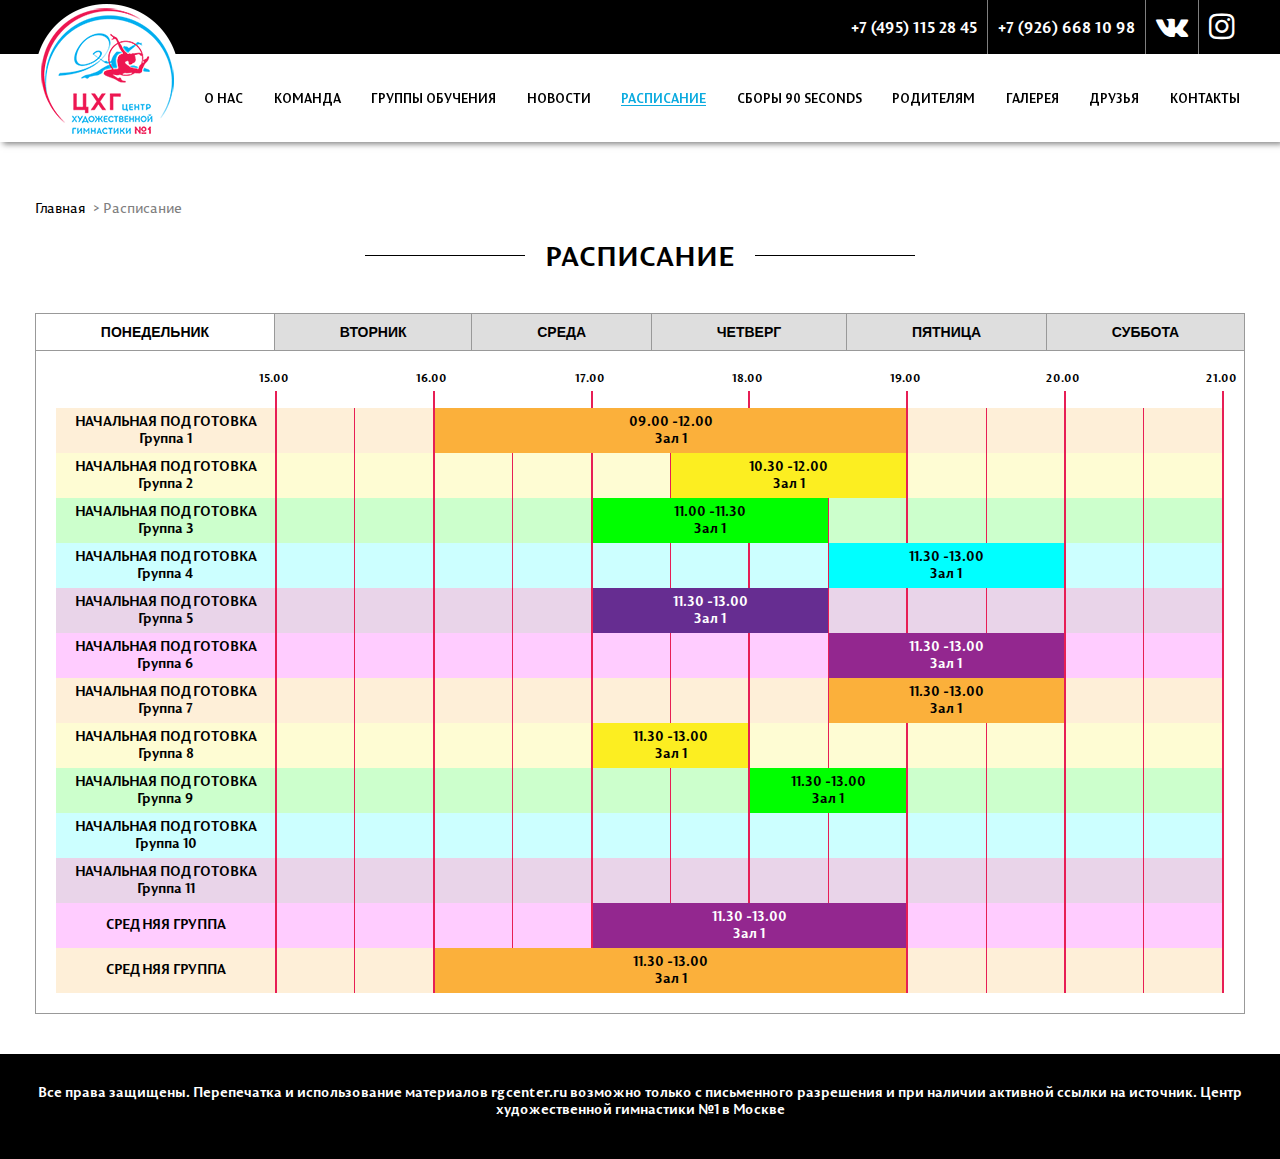
<file: schedule.html>
<!DOCTYPE html>
<html lang="ru">

<head>

	<meta charset="utf-8">

	<title>Школа художественной гимнастики в Москве для детей - ЦХГ №1 (Таганка, ЦАО)</title>
	<meta name="description" content="">

	<meta http-equiv="X-UA-Compatible" content="IE=edge">
	<meta name="viewport" content="width=device-width, initial-scale=1, maximum-scale=1">

	<meta property="og:image" content="path/to/image.jpg">

	<link rel="shortcut icon" href="img/favicon/favicon.ico" type="image/x-icon">
	<link rel="apple-touch-icon" href="img/favicon/apple-touch-icon.png">
	<link rel="apple-touch-icon" sizes="72x72" href="img/favicon/apple-touch-icon-72x72.png">
	<link rel="apple-touch-icon" sizes="114x114" href="img/favicon/apple-touch-icon-114x114.png">

	<link rel="stylesheet" href="css/main.min.css">

</head>

<body>

	<header class="header">
		<div class="header__top">
			<div class="header__top-container container">
				<div class="header__top-box">
					<ul class="header__links">
						<li><a href="tel:+74951152845">+7 (495) 115 28 45</a></li>
						<li><a href="tel:+79266681098">+7 (926) 668 10 98</a></li>
					</ul>
					<ul class="header__social">
						<li><a href="#" target="_blank"><i class="fa fa-vk"></i></a></li>
						<li><a href="#" target="_blank"><i class="fa fa-instagram"></i></a></li>
					</ul>
				</div>
			</div>
		</div>
		<div class="header__bottom">
			<div class="header__bottom-container container">
				<div class="header__bottom-box">
					<figure class="header__logo">
						<img src="img/logo.png" alt="">
					</figure>
					<ul class="header__nav">
						<li><a href="index.html#about" class="external">О нас</a></li>
						<li><a href="index.html#team" class="external">Команда</a></li>
						<li><a href="index.html#group" class="external">Группы обучения</a></li>
						<li><a href="index.html#news" class="external">Новости</a></li>
						<li><a class="external active">Расписание</a></li>
						<li><a href="fees.html" class="external">Сборы 90 seconds</a></li>
						<li><a href="parents-archive.html" class="external">Родителям</a></li>
						<li><a href="gallery-archive.html" class="external">Галерея</a></li>
						<li><a href="index.html#friends" class="external">Друзья</a></li>
						<li><a href="index.html#contacts" class="external">Контакты</a></li>
					</ul>
					<div class="header__nav-btn"><span></span></div>
				</div>
			</div>
		</div>
	</header>

	<main class="page">
		<div class="page__container container">
			<div class="page__breadcrumbs">
				<a href="#">Главная</a>
				<span>Расписание</span>
			</div>
			<h1 class="page__title title">Расписание</h1>
			<div class="page__box">
				<div class="schedule">
					<div class="schedule__buttons">
						<button>ПОНЕДЕЛЬНИК</button>
						<button>ВТОРНИК</button>
						<button>СРЕДА</button>
						<button>ЧЕТВЕРГ</button>
						<button>ПЯТНИЦА</button>
						<button>СУББОТА</button>
					</div>
					<div class="schedule__box">
						<div class="schedule__item">
							<table>
								<colgroup><col width="220"></colgroup>
								<colgroup><col span="2"></colgroup>
								<colgroup><col span="2"></colgroup>
								<colgroup><col span="2"></colgroup>
								<colgroup><col span="2"></colgroup>
								<colgroup><col span="2"></colgroup>
								<colgroup><col span="2"></colgroup>
								<thead>
									<tr>
										<th><span>15.00</span></th>
										<th colspan="2"><span>16.00</span></th>
										<th colspan="2"><span>17.00</span></th>
										<th colspan="2"><span>18.00</span></th>
										<th colspan="2"><span>19.00</span></th>
										<th colspan="2"><span>20.00</span></th>
										<th colspan="2"><span>21.00</span></th>
									</tr>
								</thead>
								<tbody>
									<tr>
										<td>НАЧАЛЬНАЯ ПОДГОТОВКА <br>Группа 1</td>
										<td></td>
										<td></td>
										<td colspan="6">09.00 -12.00 <br>Зал 1</td>
										<td></td>
										<td></td>
										<td></td>
										<td></td>
									</tr>
									<tr>
										<td>НАЧАЛЬНАЯ ПОДГОТОВКА <br>Группа 2</td>
										<td></td>
										<td></td>
										<td></td>
										<td></td>
										<td></td>
										<td colspan="3">10.30 -12.00 <br>Зал 1</td>
										<td></td>
										<td></td>
										<td></td>
										<td></td>
									</tr>
									<tr>
										<td>НАЧАЛЬНАЯ ПОДГОТОВКА <br>Группа 3</td>
										<td></td>
										<td></td>
										<td></td>
										<td></td>
										<td colspan="3">11.00 -11.30 <br>Зал 1</td>
										<td></td>
										<td></td>
										<td></td>
										<td></td>
										<td></td>
									</tr>
									<tr>
										<td>НАЧАЛЬНАЯ ПОДГОТОВКА <br>Группа 4</td>
										<td></td>
										<td></td>
										<td></td>
										<td></td>
										<td></td>
										<td></td>
										<td></td>
										<td colspan="3">11.30 -13.00 <br>Зал 1</td>
										<td></td>
										<td></td>
									</tr>
									<tr>
										<td>НАЧАЛЬНАЯ ПОДГОТОВКА <br>Группа 5</td>
										<td></td>
										<td></td>
										<td></td>
										<td></td>
										<td colspan="3">11.30 -13.00 <br>Зал 1</td>
										<td></td>
										<td></td>
										<td></td>
										<td></td>
										<td></td>
									</tr>
									<tr>
										<td>НАЧАЛЬНАЯ ПОДГОТОВКА <br>Группа 6</td>
										<td></td>
										<td></td>
										<td></td>
										<td></td>
										<td></td>
										<td></td>
										<td></td>
										<td colspan="3">11.30 -13.00 <br>Зал 1</td>
										<td></td>
										<td></td>
									</tr>
									<tr>
										<td>НАЧАЛЬНАЯ ПОДГОТОВКА <br>Группа 7</td>
										<td></td>
										<td></td>
										<td></td>
										<td></td>
										<td></td>
										<td></td>
										<td></td>
										<td colspan="3">11.30 -13.00 <br>Зал 1</td>
										<td></td>
										<td></td>
									</tr>
									<tr>
										<td>НАЧАЛЬНАЯ ПОДГОТОВКА <br>Группа 8</td>
										<td></td>
										<td></td>
										<td></td>
										<td></td>
										<td colspan="2">11.30 -13.00 <br>Зал 1</td>
										<td></td>
										<td></td>
										<td></td>
										<td></td>
										<td></td>
										<td></td>
									</tr>
									<tr>
										<td>НАЧАЛЬНАЯ ПОДГОТОВКА <br>Группа 9</td>
										<td></td>
										<td></td>
										<td></td>
										<td></td>
										<td></td>
										<td></td>
										<td colspan="2">11.30 -13.00 <br>Зал 1</td>
										<td></td>
										<td></td>
										<td></td>
										<td></td>
									</tr>
									<tr>
										<td>НАЧАЛЬНАЯ ПОДГОТОВКА <br>Группа 10</td>
										<td></td>
										<td></td>
										<td></td>
										<td></td>
										<td></td>
										<td></td>
										<td></td>
										<td></td>
										<td></td>
										<td></td>
										<td></td>
										<td></td>
									</tr>
									<tr>
										<td>НАЧАЛЬНАЯ ПОДГОТОВКА <br>Группа 11</td>
										<td></td>
										<td></td>
										<td></td>
										<td></td>
										<td></td>
										<td></td>
										<td></td>
										<td></td>
										<td></td>
										<td></td>
										<td></td>
										<td></td>
									</tr>
									<tr>
										<td>СРЕДНЯЯ ГРУППА</td>
										<td></td>
										<td></td>
										<td></td>
										<td></td>
										<td colspan="4">11.30 -13.00 <br>Зал 1</td>
										<td></td>
										<td></td>
										<td></td>
										<td></td>
									</tr>
									<tr>
										<td>СРЕДНЯЯ ГРУППА</td>
										<td></td>
										<td></td>
										<td colspan="6">11.30 -13.00 <br>Зал 1</td>
										<td></td>
										<td></td>
										<td></td>
										<td></td>
									</tr>
								</tbody>
							</table>
						</div>
						<div class="schedule__item">
							<table>
								<colgroup><col width="220"></colgroup>
								<colgroup><col span="2"></colgroup>
								<colgroup><col span="2"></colgroup>
								<colgroup><col span="2"></colgroup>
								<colgroup><col span="2"></colgroup>
								<colgroup><col span="2"></colgroup>
								<colgroup><col span="2"></colgroup>
								<thead>
									<tr>
										<th><span>15.00</span></th>
										<th colspan="2"><span>16.00</span></th>
										<th colspan="2"><span>17.00</span></th>
										<th colspan="2"><span>18.00</span></th>
										<th colspan="2"><span>19.00</span></th>
										<th colspan="2"><span>20.00</span></th>
										<th colspan="2"><span>21.00</span></th>
									</tr>
								</thead>
								<tbody>
									<tr>
										<td>НАЧАЛЬНАЯ ПОДГОТОВКА <br>Группа 1</td>
										<td></td>
										<td></td>
										<td></td>
										<td></td>
										<td></td>
										<td colspan="3">10.30 -12.00 <br>Зал 1</td>
										<td></td>
										<td></td>
										<td></td>
										<td></td>
									</tr>
									<tr>
										<td>НАЧАЛЬНАЯ ПОДГОТОВКА <br>Группа 2</td>
										<td></td>
										<td></td>
										<td colspan="6">09.00 -12.00 <br>Зал 1</td>
										<td></td>
										<td></td>
										<td></td>
										<td></td>
									</tr>
									<tr>
										<td>НАЧАЛЬНАЯ ПОДГОТОВКА <br>Группа 3</td>
										<td></td>
										<td></td>
										<td></td>
										<td></td>
										<td colspan="3">11.00 -11.30 <br>Зал 1</td>
										<td></td>
										<td></td>
										<td></td>
										<td></td>
										<td></td>
									</tr>
									<tr>
										<td>НАЧАЛЬНАЯ ПОДГОТОВКА <br>Группа 4</td>
										<td></td>
										<td></td>
										<td></td>
										<td></td>
										<td></td>
										<td></td>
										<td></td>
										<td colspan="3">11.30 -13.00 <br>Зал 1</td>
										<td></td>
										<td></td>
									</tr>
									<tr>
										<td>НАЧАЛЬНАЯ ПОДГОТОВКА <br>Группа 5</td>
										<td></td>
										<td></td>
										<td></td>
										<td></td>
										<td colspan="3">11.30 -13.00 <br>Зал 1</td>
										<td></td>
										<td></td>
										<td></td>
										<td></td>
										<td></td>
									</tr>
									<tr>
										<td>НАЧАЛЬНАЯ ПОДГОТОВКА <br>Группа 6</td>
										<td></td>
										<td></td>
										<td></td>
										<td></td>
										<td></td>
										<td></td>
										<td></td>
										<td colspan="3">11.30 -13.00 <br>Зал 1</td>
										<td></td>
										<td></td>
									</tr>
									<tr>
										<td>НАЧАЛЬНАЯ ПОДГОТОВКА <br>Группа 7</td>
										<td></td>
										<td></td>
										<td></td>
										<td></td>
										<td></td>
										<td></td>
										<td></td>
										<td colspan="3">11.30 -13.00 <br>Зал 1</td>
										<td></td>
										<td></td>
									</tr>
									<tr>
										<td>НАЧАЛЬНАЯ ПОДГОТОВКА <br>Группа 8</td>
										<td></td>
										<td></td>
										<td></td>
										<td></td>
										<td colspan="2">11.30 -13.00 <br>Зал 1</td>
										<td></td>
										<td></td>
										<td></td>
										<td></td>
										<td></td>
										<td></td>
									</tr>
									<tr>
										<td>НАЧАЛЬНАЯ ПОДГОТОВКА <br>Группа 9</td>
										<td></td>
										<td></td>
										<td></td>
										<td></td>
										<td></td>
										<td></td>
										<td colspan="2">11.30 -13.00 <br>Зал 1</td>
										<td></td>
										<td></td>
										<td></td>
										<td></td>
									</tr>
									<tr>
										<td>НАЧАЛЬНАЯ ПОДГОТОВКА <br>Группа 10</td>
										<td></td>
										<td></td>
										<td></td>
										<td></td>
										<td></td>
										<td></td>
										<td></td>
										<td></td>
										<td></td>
										<td></td>
										<td></td>
										<td></td>
									</tr>
									<tr>
										<td>НАЧАЛЬНАЯ ПОДГОТОВКА <br>Группа 11</td>
										<td></td>
										<td></td>
										<td></td>
										<td></td>
										<td></td>
										<td></td>
										<td></td>
										<td></td>
										<td></td>
										<td></td>
										<td></td>
										<td></td>
									</tr>
									<tr>
										<td>СРЕДНЯЯ ГРУППА</td>
										<td></td>
										<td></td>
										<td></td>
										<td></td>
										<td colspan="4">11.30 -13.00 <br>Зал 1</td>
										<td></td>
										<td></td>
										<td></td>
										<td></td>
									</tr>
									<tr>
										<td>СРЕДНЯЯ ГРУППА</td>
										<td></td>
										<td></td>
										<td colspan="6">11.30 -13.00 <br>Зал 1</td>
										<td></td>
										<td></td>
										<td></td>
										<td></td>
									</tr>
								</tbody>
							</table>
						</div>
						<div class="schedule__item">
							<table>
								<colgroup><col width="220"></colgroup>
								<colgroup><col span="2"></colgroup>
								<colgroup><col span="2"></colgroup>
								<colgroup><col span="2"></colgroup>
								<colgroup><col span="2"></colgroup>
								<colgroup><col span="2"></colgroup>
								<colgroup><col span="2"></colgroup>
								<thead>
									<tr>
										<th><span>15.00</span></th>
										<th colspan="2"><span>16.00</span></th>
										<th colspan="2"><span>17.00</span></th>
										<th colspan="2"><span>18.00</span></th>
										<th colspan="2"><span>19.00</span></th>
										<th colspan="2"><span>20.00</span></th>
										<th colspan="2"><span>21.00</span></th>
									</tr>
								</thead>
								<tbody>
									<tr>
										<td>НАЧАЛЬНАЯ ПОДГОТОВКА <br>Группа 1</td>
										<td></td>
										<td></td>
										<td></td>
										<td></td>
										<td colspan="3">11.00 -11.30 <br>Зал 1</td>
										<td></td>
										<td></td>
										<td></td>
										<td></td>
										<td></td>
									</tr>
									<tr>
										<td>НАЧАЛЬНАЯ ПОДГОТОВКА <br>Группа 2</td>
										<td></td>
										<td></td>
										<td></td>
										<td></td>
										<td></td>
										<td colspan="3">10.30 -12.00 <br>Зал 1</td>
										<td></td>
										<td></td>
										<td></td>
										<td></td>
									</tr>
									<tr>
										<td>НАЧАЛЬНАЯ ПОДГОТОВКА <br>Группа 3</td>
										<td></td>
										<td></td>
										<td colspan="6">09.00 -12.00 <br>Зал 1</td>
										<td></td>
										<td></td>
										<td></td>
										<td></td>
									</tr>
									<tr>
										<td>НАЧАЛЬНАЯ ПОДГОТОВКА <br>Группа 4</td>
										<td></td>
										<td></td>
										<td></td>
										<td></td>
										<td></td>
										<td></td>
										<td></td>
										<td colspan="3">11.30 -13.00 <br>Зал 1</td>
										<td></td>
										<td></td>
									</tr>
									<tr>
										<td>НАЧАЛЬНАЯ ПОДГОТОВКА <br>Группа 5</td>
										<td></td>
										<td></td>
										<td></td>
										<td></td>
										<td colspan="3">11.30 -13.00 <br>Зал 1</td>
										<td></td>
										<td></td>
										<td></td>
										<td></td>
										<td></td>
									</tr>
									<tr>
										<td>НАЧАЛЬНАЯ ПОДГОТОВКА <br>Группа 6</td>
										<td></td>
										<td></td>
										<td></td>
										<td></td>
										<td></td>
										<td></td>
										<td></td>
										<td colspan="3">11.30 -13.00 <br>Зал 1</td>
										<td></td>
										<td></td>
									</tr>
									<tr>
										<td>НАЧАЛЬНАЯ ПОДГОТОВКА <br>Группа 7</td>
										<td></td>
										<td></td>
										<td></td>
										<td></td>
										<td></td>
										<td></td>
										<td></td>
										<td colspan="3">11.30 -13.00 <br>Зал 1</td>
										<td></td>
										<td></td>
									</tr>
									<tr>
										<td>НАЧАЛЬНАЯ ПОДГОТОВКА <br>Группа 8</td>
										<td></td>
										<td></td>
										<td></td>
										<td></td>
										<td colspan="2">11.30 -13.00 <br>Зал 1</td>
										<td></td>
										<td></td>
										<td></td>
										<td></td>
										<td></td>
										<td></td>
									</tr>
									<tr>
										<td>НАЧАЛЬНАЯ ПОДГОТОВКА <br>Группа 9</td>
										<td></td>
										<td></td>
										<td></td>
										<td></td>
										<td></td>
										<td></td>
										<td colspan="2">11.30 -13.00 <br>Зал 1</td>
										<td></td>
										<td></td>
										<td></td>
										<td></td>
									</tr>
									<tr>
										<td>НАЧАЛЬНАЯ ПОДГОТОВКА <br>Группа 10</td>
										<td></td>
										<td></td>
										<td></td>
										<td></td>
										<td></td>
										<td></td>
										<td></td>
										<td></td>
										<td></td>
										<td></td>
										<td></td>
										<td></td>
									</tr>
									<tr>
										<td>НАЧАЛЬНАЯ ПОДГОТОВКА <br>Группа 11</td>
										<td></td>
										<td></td>
										<td></td>
										<td></td>
										<td></td>
										<td></td>
										<td></td>
										<td></td>
										<td></td>
										<td></td>
										<td></td>
										<td></td>
									</tr>
									<tr>
										<td>СРЕДНЯЯ ГРУППА</td>
										<td></td>
										<td></td>
										<td></td>
										<td></td>
										<td colspan="4">11.30 -13.00 <br>Зал 1</td>
										<td></td>
										<td></td>
										<td></td>
										<td></td>
									</tr>
									<tr>
										<td>СРЕДНЯЯ ГРУППА</td>
										<td></td>
										<td></td>
										<td colspan="6">11.30 -13.00 <br>Зал 1</td>
										<td></td>
										<td></td>
										<td></td>
										<td></td>
									</tr>
								</tbody>
							</table>
						</div>
					</div>
				</div>
			</div>
		</div>
	</main>

	<footer class="footer">
		<div class="footer__container container">
			<p class="footer__copy">Все права защищены. Перепечатка и использование материалов rgcenter.ru возможно только с письменного разрешения и при наличии активной ссылки на источник. Центр художественной гимнастики №1 в Москве</p>
		</div>
	</footer>


	<!-- Load Scripts Start -->
	<script src="js/libs.js" defer></script>
	<script src="js/common.js" defer></script>
	<!-- Load Scripts End -->

</body>
</html>
</file>
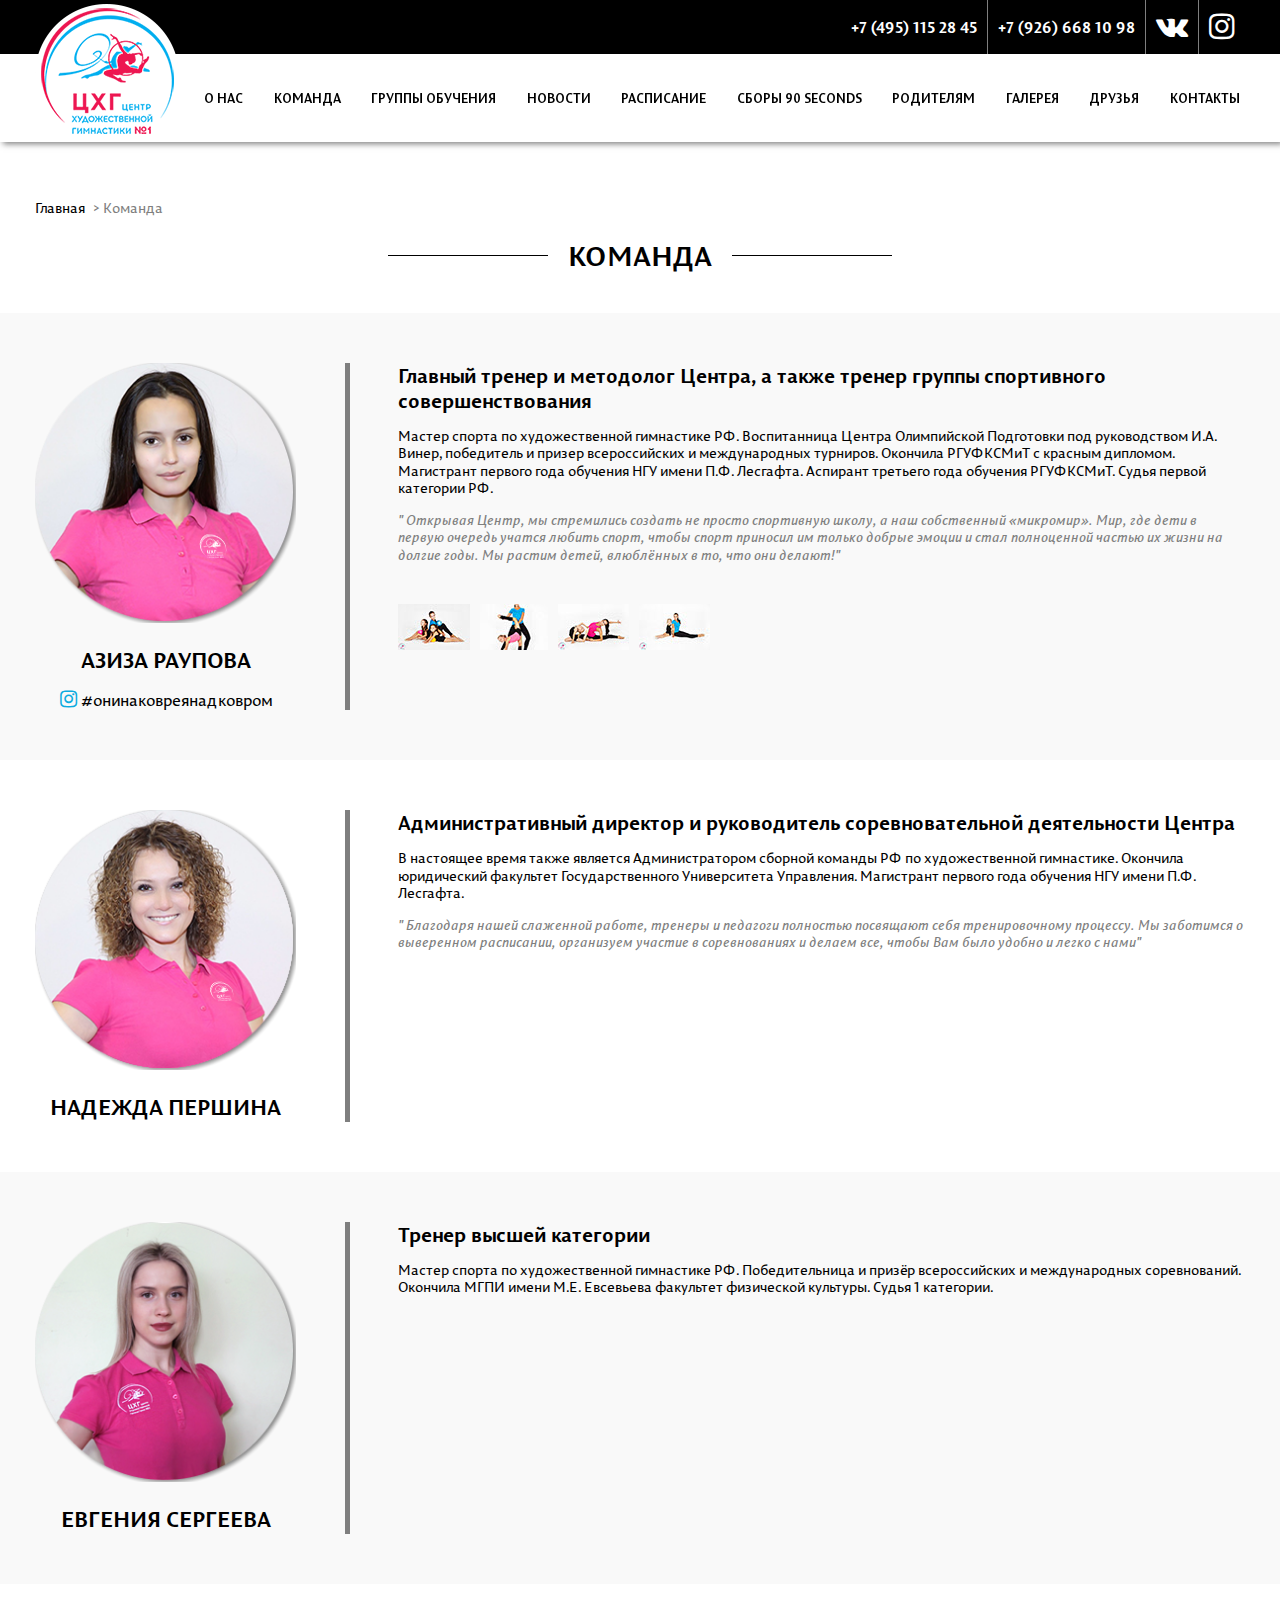
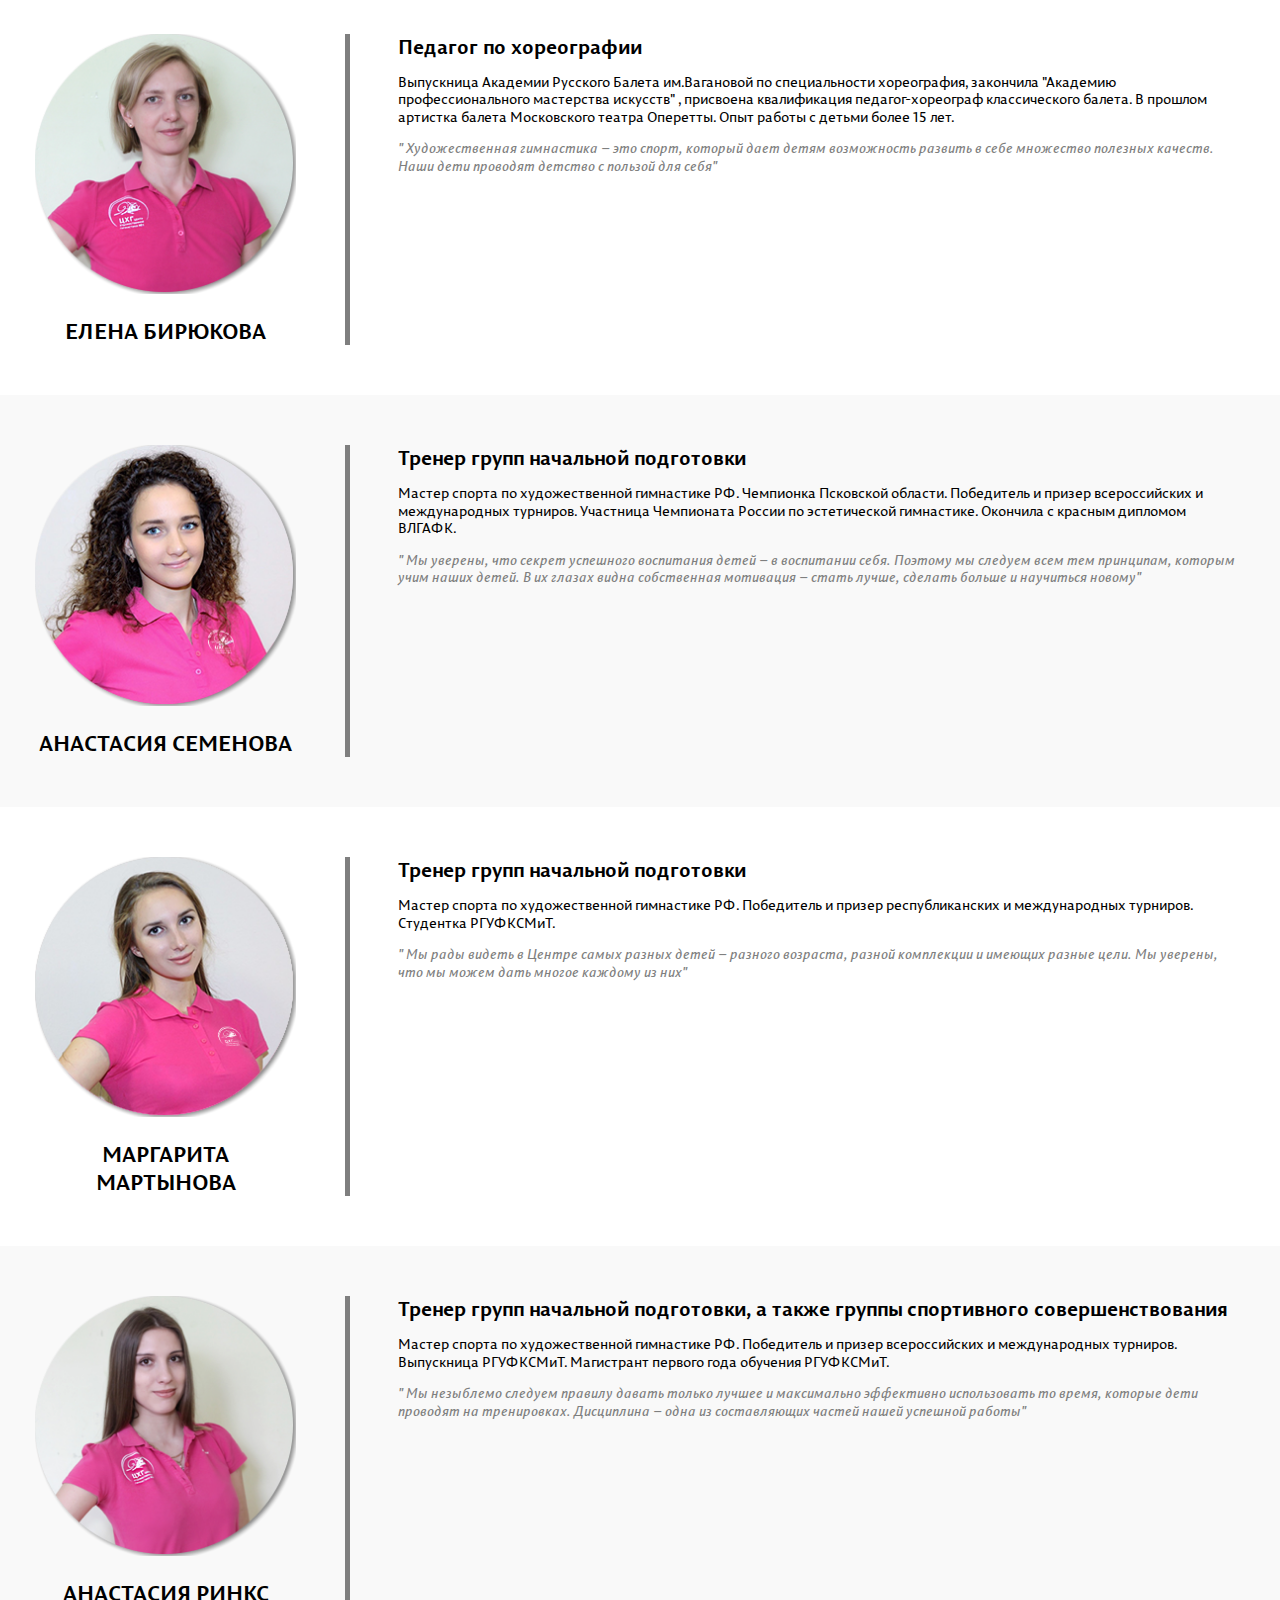
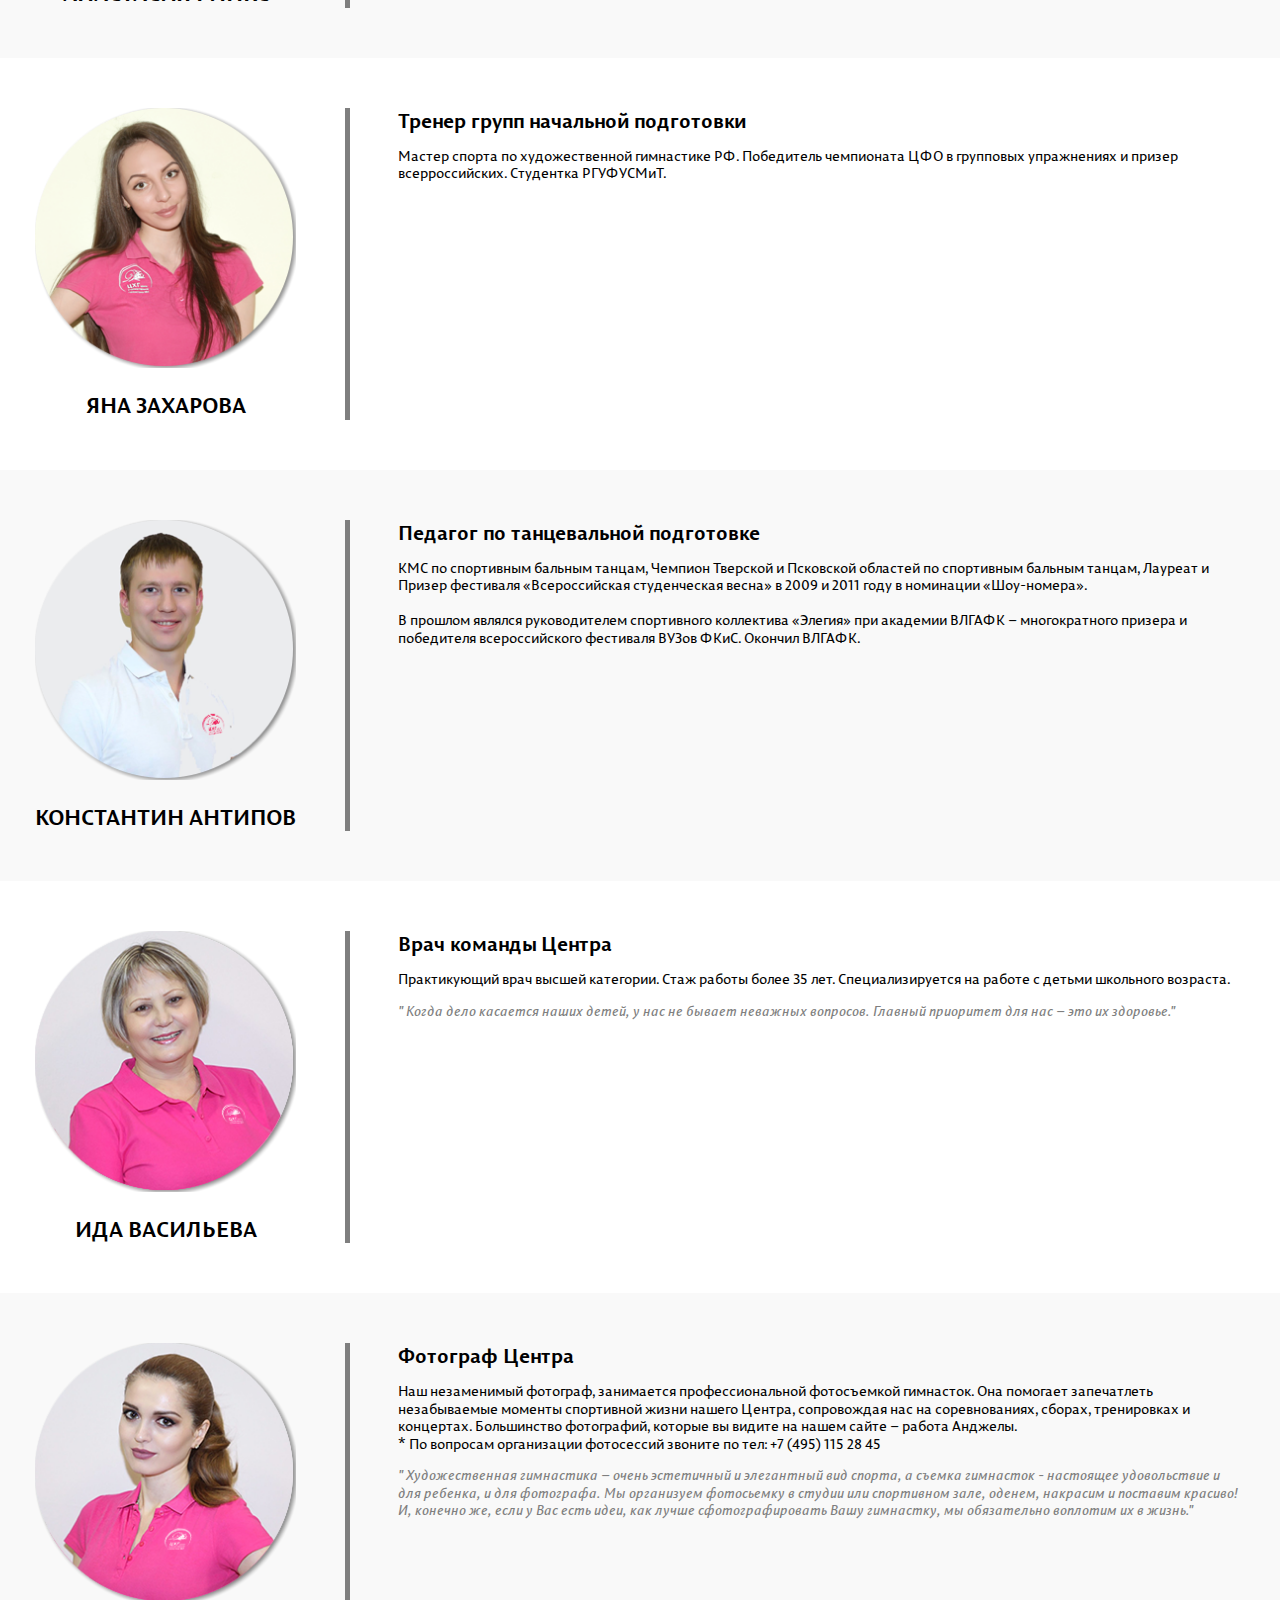
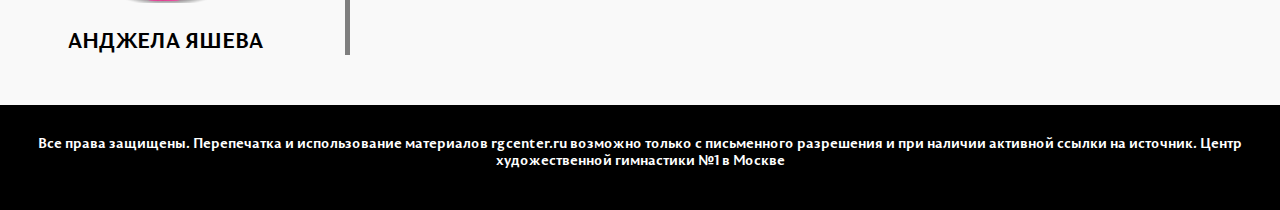
<file: team.html>
<!DOCTYPE html>
<html lang="ru">

<head>

	<meta charset="utf-8">

	<title>Школа художественной гимнастики в Москве для детей - ЦХГ №1 (Таганка, ЦАО)</title>
	<meta name="description" content="">

	<meta http-equiv="X-UA-Compatible" content="IE=edge">
	<meta name="viewport" content="width=device-width, initial-scale=1, maximum-scale=1">

	<meta property="og:image" content="path/to/image.jpg">

	<link rel="shortcut icon" href="img/favicon/favicon.ico" type="image/x-icon">
	<link rel="apple-touch-icon" href="img/favicon/apple-touch-icon.png">
	<link rel="apple-touch-icon" sizes="72x72" href="img/favicon/apple-touch-icon-72x72.png">
	<link rel="apple-touch-icon" sizes="114x114" href="img/favicon/apple-touch-icon-114x114.png">

	<link rel="stylesheet" href="css/main.min.css">

</head>

<body>

	<header class="header">
		<div class="header__top">
			<div class="header__top-container container">
				<div class="header__top-box">
					<ul class="header__links">
						<li><a href="tel:+74951152845">+7 (495) 115 28 45</a></li>
						<li><a href="tel:+79266681098">+7 (926) 668 10 98</a></li>
					</ul>
					<ul class="header__social">
						<li><a href="#" target="_blank"><i class="fa fa-vk"></i></a></li>
						<li><a href="#" target="_blank"><i class="fa fa-instagram"></i></a></li>
					</ul>
				</div>
			</div>
		</div>
		<div class="header__bottom">
			<div class="header__bottom-container container">
				<div class="header__bottom-box">
					<figure class="header__logo">
						<img src="img/logo.png" alt="">
					</figure>
					<ul class="header__nav">
						<li><a href="index.html#about" class="external">О нас</a></li>
						<li><a href="index.html#team" class="external">Команда</a></li>
						<li><a href="index.html#group" class="external">Группы обучения</a></li>
						<li><a href="index.html#news" class="external">Новости</a></li>
						<li><a href="schedule.html" class="external">Расписание</a></li>
						<li><a href="fees.html" class="external">Сборы 90 seconds</a></li>
						<li><a href="parents-archive.html" class="external">Родителям</a></li>
						<li><a href="gallery-archive.html" class="external">Галерея</a></li>
						<li><a href="index.html#friends" class="external">Друзья</a></li>
						<li><a href="index.html#contacts" class="external">Контакты</a></li>
					</ul>
					<div class="header__nav-btn"><span></span></div>
				</div>
			</div>
		</div>
	</header>

	<main class="page">
		<div class="page__container container">
			<div class="page__breadcrumbs">
				<a href="#">Главная</a>
				<span>Команда</span>
			</div>
			<h1 class="page__title title">КОМАНДА</h1>
		</div>
	</main>

	<section class="teammate">
		<div class="teammate__container container">
			<div class="teammate__box">
				<div class="teammate__picture">
					<figure class="teammate__img">
						<img src="img/aziza-u10038.png" alt="">
					</figure>
					<h3 class="teammate__name">Азиза Раупова</h3>
					<div class="teammate__social">
						<a href="#"><i class="fa fa-instagram"></i> #онинаковреянадковром</a>
					</div>
				</div>
				<div class="teammate__content">
					<h4 class="teammate__position">Главный тренер и методолог Центра, а также тренер группы спортивного совершенствования</h4>
					<p class="teammate__text">Мастер спорта по художественной гимнастике РФ. Воспитанница Центра Олимпийской Подготовки под руководством И.А. Винер, победитель и призер всероссийских и международных турниров. Окончила РГУФКСМиТ с красным дипломом. Магистрант первого года обучения НГУ имени П.Ф. Лесгафта.  Аспирант третьего года обучения РГУФКСМиТ. Судья первой категории РФ.</p>
					<p class="teammate__cite">" Открывая Центр, мы стремились создать не просто спортивную школу, а наш собственный «микромир». Мир, где дети в первую очередь учатся любить спорт, чтобы спорт приносил им только добрые эмоции и стал полноценной частью их жизни на долгие годы. Мы растим детей, влюблённых в то, что они делают!"</p>
					<ul class="teammate__gallery gallery">
						<li><a href="img/img-teammate-gallery-big1.jpg"><img src="img/img-teammate-gallery-small1.jpg" alt=""></a></li>
						<li><a href="img/img-teammate-gallery-big2.jpg"><img src="img/img-teammate-gallery-small2.jpg" alt=""></a></li>
						<li><a href="img/img-teammate-gallery-big3.jpg"><img src="img/img-teammate-gallery-small3.jpg" alt=""></a></li>
						<li><a href="img/img-teammate-gallery-big4.jpg"><img src="img/img-teammate-gallery-small4.jpg" alt=""></a></li>
					</ul>
				</div>
			</div>
		</div>
	</section>

	<section class="teammate">
		<div class="teammate__container container">
			<div class="teammate__box">
				<div class="teammate__picture">
					<figure class="teammate__img">
						<img src="img/pershina-u18248.png" alt="">
					</figure>
					<h3 class="teammate__name">НАДЕЖДА ПЕРШИНА</h3>
				</div>
				<div class="teammate__content">
					<h4 class="teammate__position">Административный директор и руководитель соревновательной деятельности Центра</h4>
					<p class="teammate__text">В настоящее время также является Администратором сборной команды РФ по художественной гимнастике. Окончила юридический факультет Государственного Университета Управления. Магистрант первого года обучения НГУ имени П.Ф. Лесгафта.</p>
					<p class="teammate__cite">" Благодаря нашей слаженной работе, тренеры и педагоги полностью посвящают себя тренировочному процессу.  Мы заботимся о выверенном расписании, организуем участие в соревнованиях и делаем все, чтобы Вам было удобно и легко с нами"</p>
				</div>
			</div>
		</div>
	</section>

	<section class="teammate">
		<div class="teammate__container container">
			<div class="teammate__box">
				<div class="teammate__picture">
					<figure class="teammate__img">
						<img src="img/sergeeva-u37147.png" alt="">
					</figure>
					<h3 class="teammate__name">ЕВГЕНИЯ СЕРГЕЕВА</h3>
				</div>
				<div class="teammate__content">
					<h4 class="teammate__position">Тренер высшей категории</h4>
					<p class="teammate__text">Мастер спорта по художественной гимнастике РФ. Победительница и призёр всероссийских и международных соревнований. Окончила МГПИ имени М.Е. Евсевьева факультет физической культуры. Судья 1 категории.</p>
					<p class="teammate__cite"></p>
				</div>
			</div>
		</div>
	</section>

	<section class="teammate">
		<div class="teammate__container container">
			<div class="teammate__box">
				<div class="teammate__picture">
					<figure class="teammate__img">
						<img src="img/birukova-u37157.png" alt="">
					</figure>
					<h3 class="teammate__name">ЕЛЕНА БИРЮКОВА</h3>
				</div>
				<div class="teammate__content">
					<h4 class="teammate__position">Педагог по хореографии</h4>
					<p class="teammate__text">Выпускница Академии Русского Балета им.Вагановой по специальности хореография,  закончила "Академию профессионального мастерства искусств" , присвоена квалификация педагог-хореограф классического балета. В прошлом артистка балета Московского театра Оперетты. Опыт работы с детьми более 15 лет.</p>
					<p class="teammate__cite">" Художественная гимнастика – это спорт, который дает детям возможность развить в себе множество полезных качеств. Наши дети проводят детство с пользой для себя"</p>
				</div>
			</div>
		</div>
	</section>

	<section class="teammate">
		<div class="teammate__container container">
			<div class="teammate__box">
				<div class="teammate__picture">
					<figure class="teammate__img">
						<img src="img/semenova-u10058.png" alt="">
					</figure>
					<h3 class="teammate__name">АНАСТАСИЯ СЕМЕНОВА</h3>
				</div>
				<div class="teammate__content">
					<h4 class="teammate__position">Тренер групп начальной подготовки</h4>
					<p class="teammate__text">Мастер спорта по художественной гимнастике РФ. Чемпионка Псковской области. Победитель и призер всероссийских и международных турниров. Участница Чемпионата России по эстетической гимнастике. Окончила с красным дипломом ВЛГАФК.</p>
					<p class="teammate__cite">" Мы уверены, что секрет успешного воспитания детей – в воспитании себя. Поэтому мы следуем всем тем принципам, которым учим наших детей. В их глазах видна собственная мотивация – стать лучше, сделать больше и научиться новому"</p>
				</div>
			</div>
		</div>
	</section>

	<section class="teammate">
		<div class="teammate__container container">
			<div class="teammate__box">
				<div class="teammate__picture">
					<figure class="teammate__img">
						<img src="img/martinova-u10081.png" alt="">
					</figure>
					<h3 class="teammate__name">МАРГАРИТА МАРТЫНОВА</h3>
				</div>
				<div class="teammate__content">
					<h4 class="teammate__position">Тренер групп начальной подготовки</h4>
					<p class="teammate__text">Мастер спорта по художественной гимнастике РФ. Победитель и призер республиканских и международных турниров. Студентка РГУФКСМиТ.</p>
					<p class="teammate__cite">" Мы рады видеть в Центре самых разных детей – разного возраста, разной комплекции и имеющих разные цели. Мы уверены, что мы можем дать многое каждому из них"</p>
				</div>
			</div>
		</div>
	</section>

	<section class="teammate">
		<div class="teammate__container container">
			<div class="teammate__box">
				<div class="teammate__picture">
					<figure class="teammate__img">
						<img src="img/rinks-u37167.png" alt="">
					</figure>
					<h3 class="teammate__name">АНАСТАСИЯ РИНКС</h3>
				</div>
				<div class="teammate__content">
					<h4 class="teammate__position">Тренер групп начальной подготовки, а также группы спортивного совершенствования</h4>
					<p class="teammate__text">Мастер спорта по художественной гимнастике РФ.  Победитель и призер всероссийских и международных турниров. Выпускница РГУФКСМиТ. Магистрант первого года обучения РГУФКСМиТ.</p>
					<p class="teammate__cite">" Мы незыблемо следуем правилу давать только лучшее и максимально эффективно использовать то время, которые дети проводят на тренировках. Дисциплина – одна из составляющих частей нашей успешной работы"</p>
				</div>
			</div>
		</div>
	</section>

	<section class="teammate">
		<div class="teammate__container container">
			<div class="teammate__box">
				<div class="teammate__picture">
					<figure class="teammate__img">
						<img src="img/zaharova-u37177.png" alt="">
					</figure>
					<h3 class="teammate__name">ЯНА ЗАХАРОВА</h3>
				</div>
				<div class="teammate__content">
					<h4 class="teammate__position">Тренер групп начальной подготовки</h4>
					<p class="teammate__text">Мастер спорта по художественной гимнастике РФ. Победитель чемпионата ЦФО в групповых упражнениях и призер всерроссийских. Студентка РГУФУСМиТ.</p>
					<p class="teammate__cite"></p>
				</div>
			</div>
		</div>
	</section>

	<section class="teammate">
		<div class="teammate__container container">
			<div class="teammate__box">
				<div class="teammate__picture">
					<figure class="teammate__img">
						<img src="img/img-teammate1.png" alt="">
					</figure>
					<h3 class="teammate__name">КОНСТАНТИН АНТИПОВ</h3>
				</div>
				<div class="teammate__content">
					<h4 class="teammate__position">Педагог по танцевальной подготовке</h4>
					<p class="teammate__text">КМС по спортивным бальным танцам, Чемпион Тверской и Псковской областей по спортивным бальным танцам, Лауреат и Призер фестиваля «Всероссийская студенческая весна» в 2009 и 2011 году в номинации «Шоу-номера». <br><br>В прошлом являлся руководителем спортивного коллектива «Элегия» при академии ВЛГАФК – многократного призера и победителя всероссийского фестиваля ВУЗов ФКиС. Окончил ВЛГАФК.</p>
					<p class="teammate__cite"></p>
				</div>
			</div>
		</div>
	</section>

	<section class="teammate">
		<div class="teammate__container container">
			<div class="teammate__box">
				<div class="teammate__picture">
					<figure class="teammate__img">
						<img src="img/vasileva-u10142.png" alt="">
					</figure>
					<h3 class="teammate__name">ИДА ВАСИЛЬЕВА</h3>
				</div>
				<div class="teammate__content">
					<h4 class="teammate__position">Врач команды Центра</h4>
					<p class="teammate__text">Практикующий врач высшей категории. Стаж работы более 35 лет. Специализируется на работе с детьми школьного возраста.</p>
					<p class="teammate__cite">" Когда дело касается наших детей, у нас не бывает неважных вопросов. Главный приоритет для нас – это их здоровье."</p>
				</div>
			</div>
		</div>
	</section>

	<section class="teammate">
		<div class="teammate__container container">
			<div class="teammate__box">
				<div class="teammate__picture">
					<figure class="teammate__img">
						<img src="img/yasheva-u18280.png" alt="">
					</figure>
					<h3 class="teammate__name">АНДЖЕЛА ЯШЕВА</h3>
				</div>
				<div class="teammate__content">
					<h4 class="teammate__position">Фотограф Центра</h4>
					<p class="teammate__text">Наш незаменимый фотограф, занимается профессиональной фотосъемкой гимнасток. Она помогает запечатлеть незабываемые моменты спортивной жизни нашего Центра, сопровождая нас на соревнованиях, сборах, тренировках и концертах. Большинство фотографий, которые вы видите на нашем сайте – работа Анджелы. <br>* По вопросам организации фотосессий звоните по тел: +7 (495) 115 28 45</p>
					<p class="teammate__cite">" Художественная гимнастика – очень эстетичный и элегантный вид спорта, а съемка гимнасток - настоящее удовольствие и для ребенка, и для фотографа. Мы организуем фотосьемку в студии или спортивном зале, оденем, накрасим и поставим красиво! И, конечно же, если у Вас есть идеи, как лучше сфотографировать Вашу гимнастку, мы обязательно воплотим их в жизнь."</p>
				</div>
			</div>
		</div>
	</section>

	<footer class="footer">
		<div class="footer__container container">
			<p class="footer__copy">Все права защищены. Перепечатка и использование материалов rgcenter.ru возможно только с письменного разрешения и при наличии активной ссылки на источник. Центр художественной гимнастики №1 в Москве</p>
		</div>
	</footer>


	<!-- Load Scripts Start -->
	<script src="js/libs.js" defer></script>
	<script src="js/common.js" defer></script>
	<!-- Load Scripts End -->

</body>
</html>
</file>
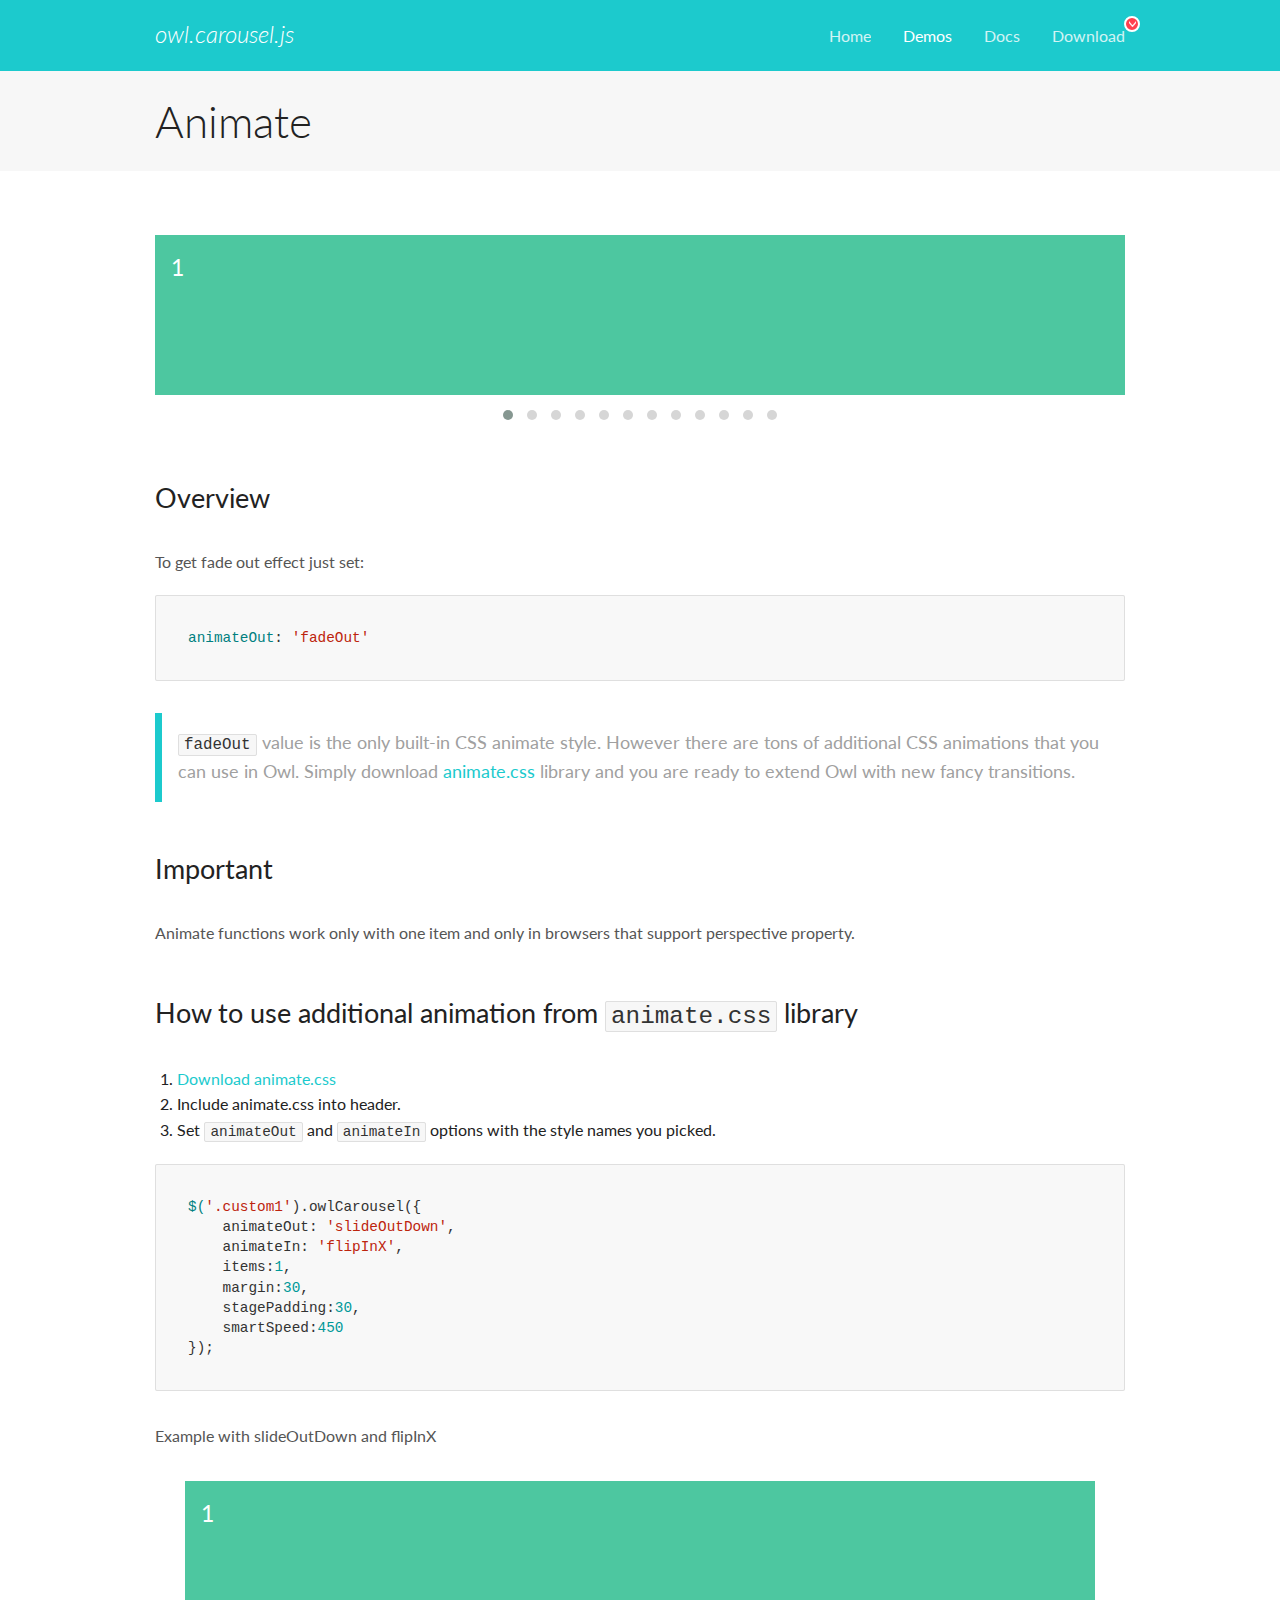
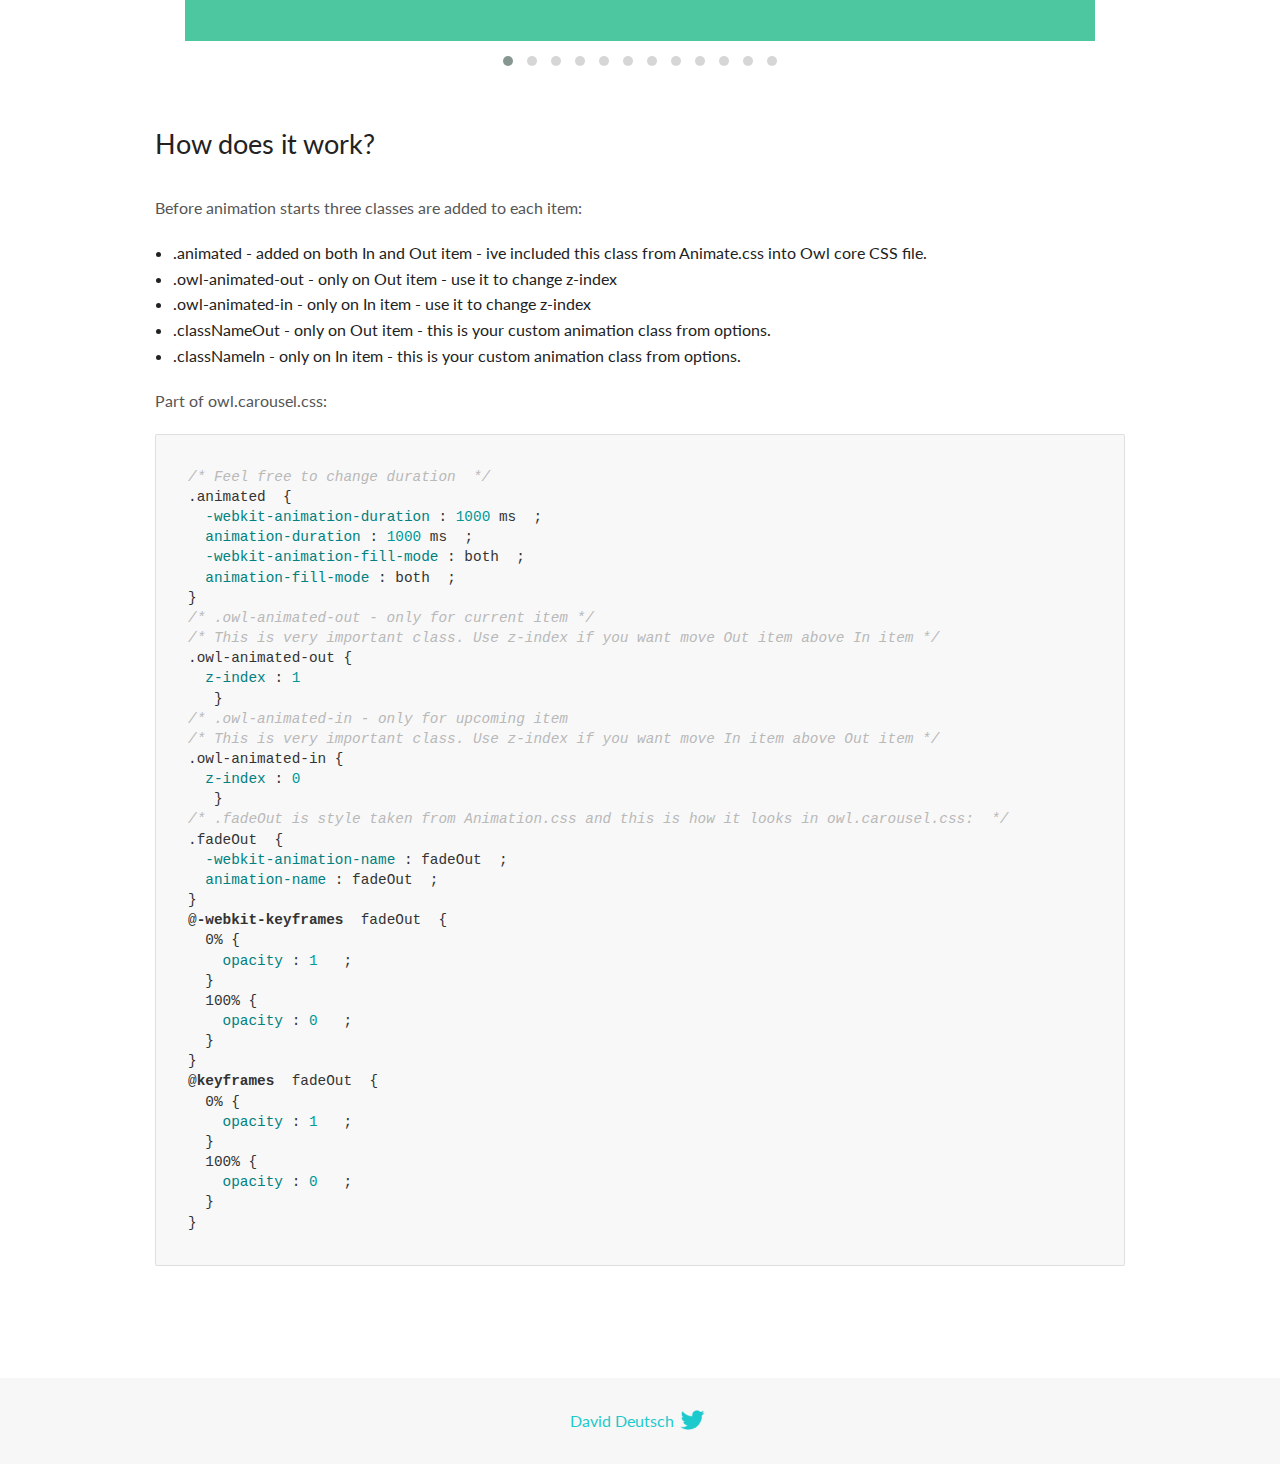
<file: libs/OwlCarousel2-2.2.1/docs/demos/animate.html>
<!DOCTYPE html>
<html lang="en">
  <head>

    <!-- head -->
    <meta charset="utf-8">
    <meta name="msapplication-tap-highlight" content="no" />
    <meta name="viewport" content="width=device-width, initial-scale=1.0" />
    <meta name="description" content="Animate carousel">
    <meta name="author" content="David Deutsch">
    <title>
      Animate Demo | Owl Carousel | 2.2.1
    </title>

    <!-- Stylesheets -->
    <link href='https://fonts.googleapis.com/css?family=Lato:300,400,700,400italic,300italic' rel='stylesheet' type='text/css'>
    <link rel="stylesheet" href="../assets/css/docs.theme.min.css">

    <!-- Owl Stylesheets -->
    <link rel="stylesheet" href="../assets/owlcarousel/assets/owl.carousel.min.css">
    <link rel="stylesheet" href="../assets/owlcarousel/assets/owl.theme.default.min.css">

    <!-- HTML5 shim and Respond.js IE8 support of HTML5 elements and media queries -->

    <!--[if lt IE 9]>
      <script src="https://oss.maxcdn.com/libs/html5shiv/3.7.0/html5shiv.js"></script>
      <script src="https://oss.maxcdn.com/libs/respond.js/1.3.0/respond.min.js"></script>
    <![endif]-->

    <!-- Favicons -->
    <link rel="apple-touch-icon-precomposed" sizes="144x144" href="../assets/ico/apple-touch-icon-144-precomposed.png">
    <link rel="shortcut icon" href="../assets/ico/favicon.png">
    <link rel="shortcut icon" href="favicon.ico">

    <!-- Yeah i know js should not be in header. Its required for demos.-->

    <!-- javascript -->
    <script src="../assets/vendors/jquery.min.js"></script>
    <script src="../assets/owlcarousel/owl.carousel.js"></script>
  </head>
  <body>

    <!-- header -->
    <header class="header">
      <div class="row">
        <div class="large-12 columns">
          <div class="brand left">
            <h3>
              <a href="/OwlCarousel2/">owl.carousel.js</a> 
            </h3>
          </div>
          <a id="toggle-nav" class="right">
            <span></span> <span></span> <span></span> 
          </a> 
          <div class="nav-bar">
            <ul class="clearfix">
              <li> <a href="/OwlCarousel2/index.html">Home</a>  </li>
              <li class="active">
                <a href="/OwlCarousel2/demos/demos.html">Demos</a> 
              </li>
              <li> <a href="/OwlCarousel2/docs/started-welcome.html">Docs</a>  </li>
              <li>
                <a href="https://github.com/OwlCarousel2/OwlCarousel2/archive/2.2.1.zip">Download</a> 
                <span class="download"></span> 
              </li>
            </ul>
          </div>
        </div>
      </div>
    </header>

    <!-- title -->
    <section class="title">
      <div class="row">
        <div class="large-12 columns">
          <h1>Animate</h1>
        </div>
      </div>
    </section>

    <!--  Demos -->
    <section id="demos">
      <div class="row">
        <div class="large-12 columns">
          <div class="fadeOut owl-carousel owl-theme">
            <div class="item">
              <h4>1</h4>
            </div>
            <div class="item">
              <h4>2</h4>
            </div>
            <div class="item">
              <h4>3</h4>
            </div>
            <div class="item">
              <h4>4</h4>
            </div>
            <div class="item">
              <h4>5</h4>
            </div>
            <div class="item">
              <h4>6</h4>
            </div>
            <div class="item">
              <h4>7</h4>
            </div>
            <div class="item">
              <h4>8</h4>
            </div>
            <div class="item">
              <h4>9</h4>
            </div>
            <div class="item">
              <h4>10</h4>
            </div>
            <div class="item">
              <h4>11</h4>
            </div>
            <div class="item">
              <h4>12</h4>
            </div>
          </div>
          <h3 id="overview">Overview</h3>
          <p>To get fade out effect just set:</p>
          <pre><code>animateOut: &#39;fadeOut&#39;</code></pre>
          <blockquote>
            <p><code>fadeOut</code> value is the only built-in CSS animate style. However there are tons of additional CSS animations that you can use in Owl. Simply download
              <a href="https://daneden.github.io/animate.css/">animate.css</a>  library and you are ready to extend Owl with new fancy transitions.</p>
          </blockquote>
          <h3 id="important">Important</h3>
          <p>Animate functions work only with one item and only in browsers that support perspective property.</p>
          <h3 id="how-to-use-additional-animation-from-animate-css-library">How to use additional animation from <code>animate.css</code> library</h3>
          <ol>
            <li> <a href="https://daneden.github.io/animate.css/">Download animate.css</a>  </li>
            <li>Include animate.css into header.</li>
            <li>Set <code>animateOut</code> and <code>animateIn</code> options with the style names you picked.</li>
          </ol>
          <pre><code>$(&#39;.custom1&#39;).owlCarousel({
    animateOut: &#39;slideOutDown&#39;,
    animateIn: &#39;flipInX&#39;,
    items:1,
    margin:30,
    stagePadding:30,
    smartSpeed:450
});</code></pre>
          <p>Example with slideOutDown and flipInX</p>
          <div class="custom1 owl-carousel owl-theme">
            <div class="item">
              <h4>1</h4>
            </div>
            <div class="item">
              <h4>2</h4>
            </div>
            <div class="item">
              <h4>3</h4>
            </div>
            <div class="item">
              <h4>4</h4>
            </div>
            <div class="item">
              <h4>5</h4>
            </div>
            <div class="item">
              <h4>6</h4>
            </div>
            <div class="item">
              <h4>7</h4>
            </div>
            <div class="item">
              <h4>8</h4>
            </div>
            <div class="item">
              <h4>9</h4>
            </div>
            <div class="item">
              <h4>10</h4>
            </div>
            <div class="item">
              <h4>11</h4>
            </div>
            <div class="item">
              <h4>12</h4>
            </div>
          </div>
          <h3 id="how-does-it-work-">How does it work?</h3>
          <p>Before animation starts three classes are added to each item:</p>
          <ul>
            <li>.animated - added on both In and Out item - ive included this class from Animate.css into Owl core CSS file.</li>
            <li>.owl-animated-out - only on Out item - use it to change z-index</li>
            <li>.owl-animated-in - only on In item - use it to change z-index</li>
            <li>.classNameOut - only on Out item - this is your custom animation class from options.</li>
            <li>.classNameIn - only on In item - this is your custom animation class from options.</li>
          </ul>
          <p>Part of owl.carousel.css:</p>
          <pre><code class="language-css"><span class="comment">/* Feel free to change duration  */</span> 
<span class="class">.animated</span>  <span class="rules">{
  <span class="rule"><span class="attribute">-webkit-animation-duration</span> :<span class="value"> <span class="number">1000</span> ms</span> </span> ;
  <span class="rule"><span class="attribute">animation-duration</span> :<span class="value"> <span class="number">1000</span> ms</span> </span> ;
  <span class="rule"><span class="attribute">-webkit-animation-fill-mode</span> :<span class="value"> both</span> </span> ;
  <span class="rule"><span class="attribute">animation-fill-mode</span> :<span class="value"> both</span> </span> ;
<span class="rule">}</span> </span> 
<span class="comment">/* .owl-animated-out - only for current item */</span> 
<span class="comment">/* This is very important class. Use z-index if you want move Out item above In item */</span> 
<span class="class">.owl-animated-out</span> <span class="rules">{
  <span class="rule"><span class="attribute">z-index</span> :<span class="value"> <span class="number">1</span> 
</span> </span> </span> }
<span class="comment">/* .owl-animated-in - only for upcoming item
/* This is very important class. Use z-index if you want move In item above Out item */</span> 
<span class="class">.owl-animated-in</span> <span class="rules">{
  <span class="rule"><span class="attribute">z-index</span> :<span class="value"> <span class="number">0</span> 
</span> </span> </span> }
<span class="comment">/* .fadeOut is style taken from Animation.css and this is how it looks in owl.carousel.css:  */</span> 
<span class="class">.fadeOut</span>  <span class="rules">{
  <span class="rule"><span class="attribute">-webkit-animation-name</span> :<span class="value"> fadeOut</span> </span> ;
  <span class="rule"><span class="attribute">animation-name</span> :<span class="value"> fadeOut</span> </span> ;
<span class="rule">}</span> </span> 
<span class="at_rule">@<span class="keyword">-webkit-keyframes</span>  fadeOut </span> {
  0% <span class="rules">{
    <span class="rule"><span class="attribute">opacity</span> :<span class="value"> <span class="number">1</span> </span> </span> ;
  <span class="rule">}</span> </span> 
  100% <span class="rules">{
    <span class="rule"><span class="attribute">opacity</span> :<span class="value"> <span class="number">0</span> </span> </span> ;
  <span class="rule">}</span> </span> 
}
<span class="at_rule">@<span class="keyword">keyframes</span>  fadeOut </span> {
  0% <span class="rules">{
    <span class="rule"><span class="attribute">opacity</span> :<span class="value"> <span class="number">1</span> </span> </span> ;
  <span class="rule">}</span> </span> 
  100% <span class="rules">{
    <span class="rule"><span class="attribute">opacity</span> :<span class="value"> <span class="number">0</span> </span> </span> ;
  <span class="rule">}</span> </span> 
}</code></pre>
          <link rel="stylesheet" href="../assets/css/animate.css">
          <script>
            jQuery(document).ready(function($) {
              $('.fadeOut').owlCarousel({
                items: 1,
                animateOut: 'fadeOut',
                loop: true,
                margin: 10,
              });
              $('.custom1').owlCarousel({
                animateOut: 'slideOutDown',
                animateIn: 'flipInX',
                items: 1,
                margin: 30,
                stagePadding: 30,
                smartSpeed: 450
              });
            });
          </script>
        </div>
      </div>
    </section>

    <!-- footer -->
    <footer class="footer">
      <div class="row">
        <div class="large-12 columns">
          <h5>
            <a href="/OwlCarousel2/docs/support-contact.html">David Deutsch</a> 
            <a id="custom-tweet-button" href="https://twitter.com/share?url=https://github.com/OwlCarousel2/OwlCarousel2&text=Owl Carousel - This is so awesome! " target="_blank"></a> 
          </h5>
        </div>
      </div>
    </footer>

    <!-- vendors -->
    <script src="../assets/vendors/highlight.js"></script>
    <script src="../assets/js/app.js"></script>
  </body>
</html>
</file>
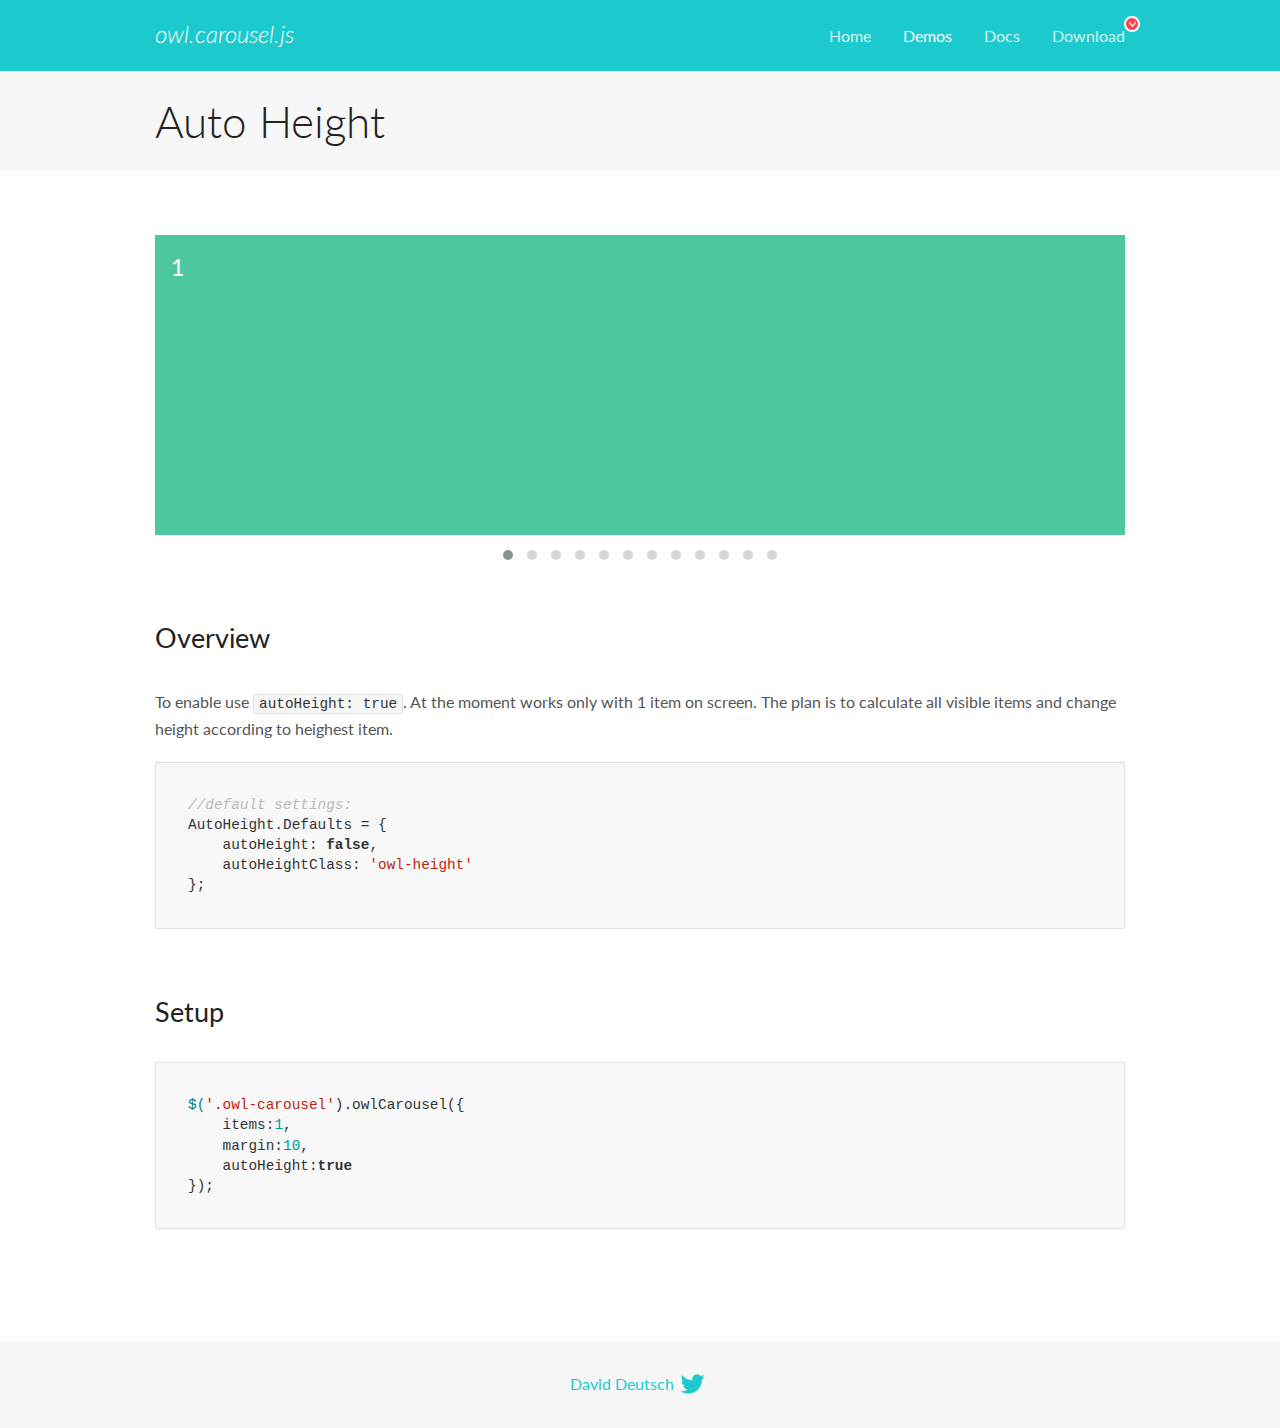
<file: libs/OwlCarousel2-2.2.1/docs/demos/autoheight.html>
<!DOCTYPE html>
<html lang="en">
  <head>

    <!-- head -->
    <meta charset="utf-8">
    <meta name="msapplication-tap-highlight" content="no" />
    <meta name="viewport" content="width=device-width, initial-scale=1.0" />
    <meta name="description" content="autoHeight usage demo">
    <meta name="author" content="David Deutsch">
    <title>
      Auto Height Demo | Owl Carousel | 2.2.1
    </title>

    <!-- Stylesheets -->
    <link href='https://fonts.googleapis.com/css?family=Lato:300,400,700,400italic,300italic' rel='stylesheet' type='text/css'>
    <link rel="stylesheet" href="../assets/css/docs.theme.min.css">

    <!-- Owl Stylesheets -->
    <link rel="stylesheet" href="../assets/owlcarousel/assets/owl.carousel.min.css">
    <link rel="stylesheet" href="../assets/owlcarousel/assets/owl.theme.default.min.css">

    <!-- HTML5 shim and Respond.js IE8 support of HTML5 elements and media queries -->

    <!--[if lt IE 9]>
      <script src="https://oss.maxcdn.com/libs/html5shiv/3.7.0/html5shiv.js"></script>
      <script src="https://oss.maxcdn.com/libs/respond.js/1.3.0/respond.min.js"></script>
    <![endif]-->

    <!-- Favicons -->
    <link rel="apple-touch-icon-precomposed" sizes="144x144" href="../assets/ico/apple-touch-icon-144-precomposed.png">
    <link rel="shortcut icon" href="../assets/ico/favicon.png">
    <link rel="shortcut icon" href="favicon.ico">

    <!-- Yeah i know js should not be in header. Its required for demos.-->

    <!-- javascript -->
    <script src="../assets/vendors/jquery.min.js"></script>
    <script src="../assets/owlcarousel/owl.carousel.js"></script>
  </head>
  <body>

    <!-- header -->
    <header class="header">
      <div class="row">
        <div class="large-12 columns">
          <div class="brand left">
            <h3>
              <a href="/OwlCarousel2/">owl.carousel.js</a> 
            </h3>
          </div>
          <a id="toggle-nav" class="right">
            <span></span> <span></span> <span></span> 
          </a> 
          <div class="nav-bar">
            <ul class="clearfix">
              <li> <a href="/OwlCarousel2/index.html">Home</a>  </li>
              <li class="active">
                <a href="/OwlCarousel2/demos/demos.html">Demos</a> 
              </li>
              <li> <a href="/OwlCarousel2/docs/started-welcome.html">Docs</a>  </li>
              <li>
                <a href="https://github.com/OwlCarousel2/OwlCarousel2/archive/2.2.1.zip">Download</a> 
                <span class="download"></span> 
              </li>
            </ul>
          </div>
        </div>
      </div>
    </header>

    <!-- title -->
    <section class="title">
      <div class="row">
        <div class="large-12 columns">
          <h1>Auto Height</h1>
        </div>
      </div>
    </section>

    <!--  Demos -->
    <section id="demos">
      <div class="row">
        <div class="large-12 columns">
          <div class="owl-carousel owl-theme">
            <div class="item" style="height:300px">
              <h4>1</h4>
            </div>
            <div class="item" style="height:100px">
              <h4>2</h4>
            </div>
            <div class="item" style="height:500px">
              <h4>3</h4>
            </div>
            <div class="item" style="height:250px">
              <h4>4</h4>
            </div>
            <div class="item" style="height:400px">
              <h4>5</h4>
            </div>
            <div class="item" style="height:500px">
              <h4>6</h4>
            </div>
            <div class="item" style="height:600px">
              <h4>7</h4>
            </div>
            <div class="item" style="height:400px">
              <h4>8</h4>
            </div>
            <div class="item" style="height:300px">
              <h4>9</h4>
            </div>
            <div class="item" style="height:350px">
              <h4>10</h4>
            </div>
            <div class="item" style="height:200px">
              <h4>11</h4>
            </div>
            <div class="item" style="height:150px">
              <h4>12</h4>
            </div>
          </div>
          <h3 id="overview">Overview</h3>
          <p>To enable use <code>autoHeight: true</code>. At the moment works only with 1 item on screen. The plan is to calculate all visible items and change height according to heighest item.</p>
          <pre><code>//default settings:
AutoHeight.Defaults = {
    autoHeight: false,
    autoHeightClass: &#39;owl-height&#39;
};</code></pre>
          <h3 id="setup">Setup</h3>
          <pre><code>$(&#39;.owl-carousel&#39;).owlCarousel({
    items:1,
    margin:10,
    autoHeight:true
});</code></pre>
          <script>
            $(document).ready(function() {
              $('.owl-carousel').owlCarousel({
                items: 1,
                margin: 10,
                autoHeight: true
              });
            })
          </script>
        </div>
      </div>
    </section>

    <!-- footer -->
    <footer class="footer">
      <div class="row">
        <div class="large-12 columns">
          <h5>
            <a href="/OwlCarousel2/docs/support-contact.html">David Deutsch</a> 
            <a id="custom-tweet-button" href="https://twitter.com/share?url=https://github.com/OwlCarousel2/OwlCarousel2&text=Owl Carousel - This is so awesome! " target="_blank"></a> 
          </h5>
        </div>
      </div>
    </footer>

    <!-- vendors -->
    <script src="../assets/vendors/highlight.js"></script>
    <script src="../assets/js/app.js"></script>
  </body>
</html>
</file>
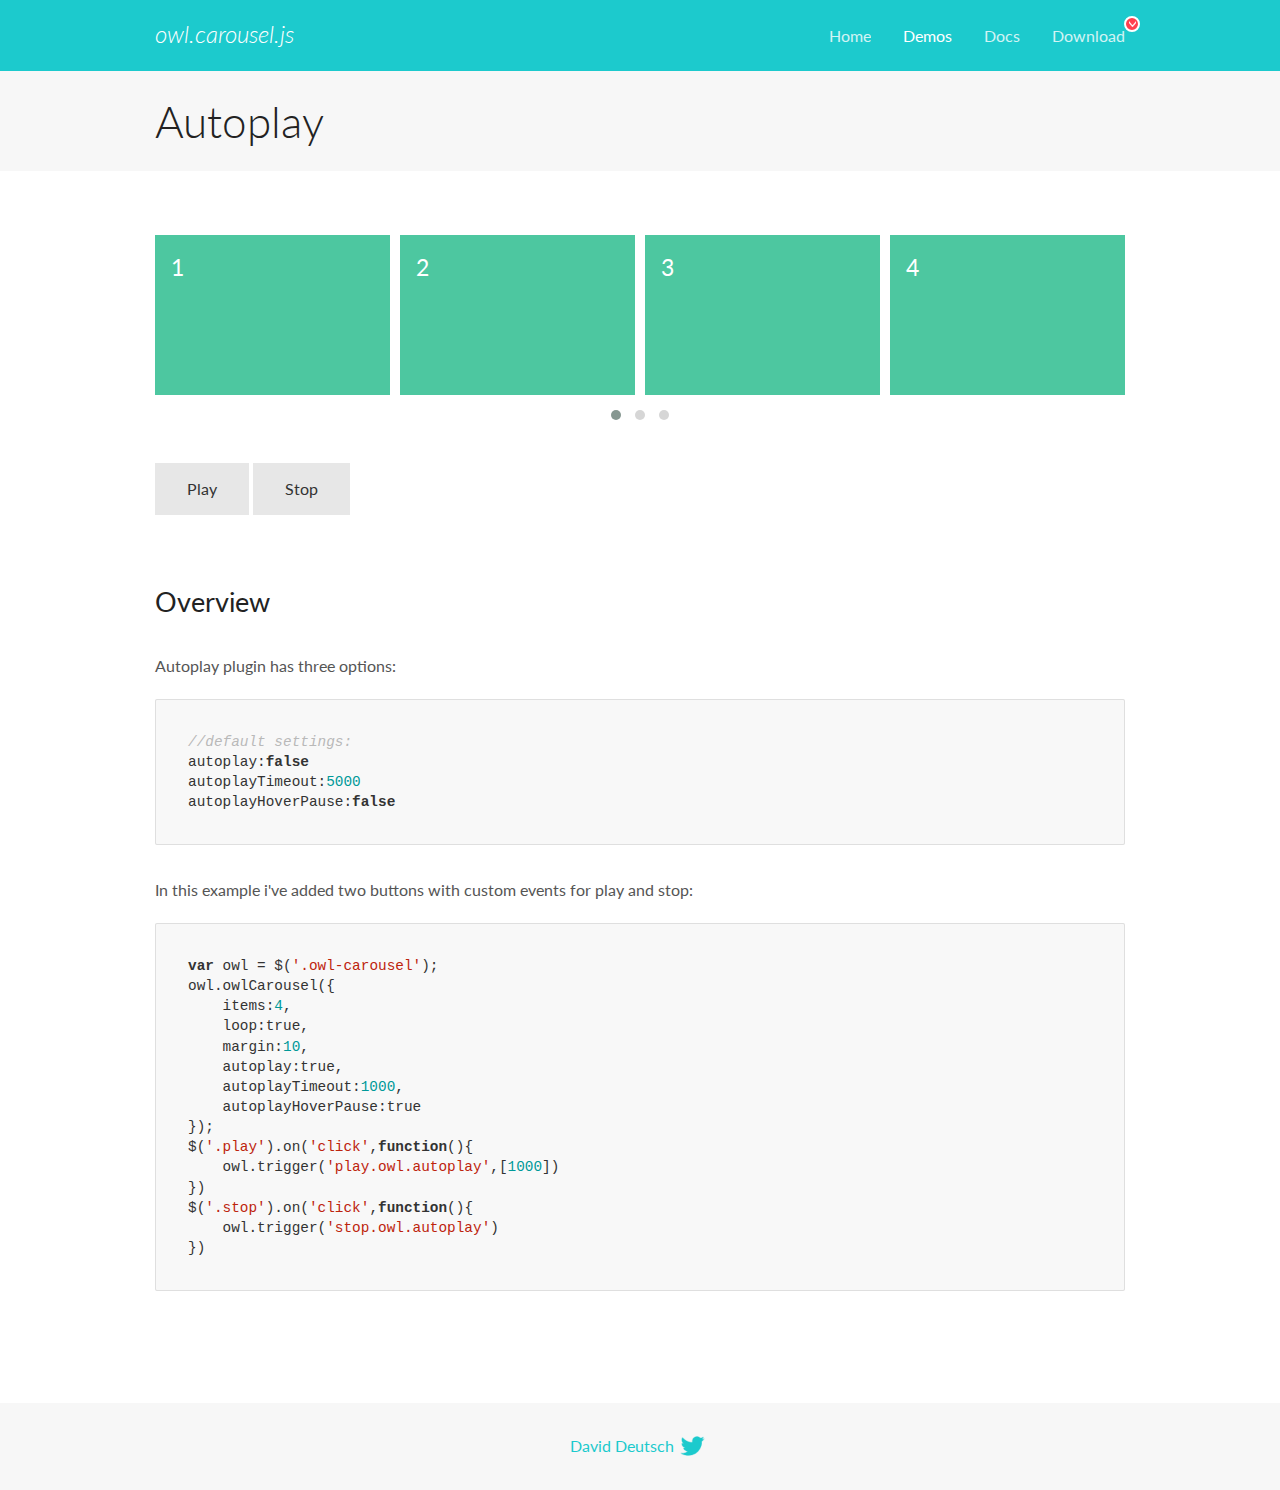
<file: libs/OwlCarousel2-2.2.1/docs/demos/autoplay.html>
<!DOCTYPE html>
<html lang="en">
  <head>

    <!-- head -->
    <meta charset="utf-8">
    <meta name="msapplication-tap-highlight" content="no" />
    <meta name="viewport" content="width=device-width, initial-scale=1.0" />
    <meta name="description" content="Autoplay usage demo">
    <meta name="author" content="David Deutsch">
    <title>
      Autoplay Demo | Owl Carousel | 2.2.1
    </title>

    <!-- Stylesheets -->
    <link href='https://fonts.googleapis.com/css?family=Lato:300,400,700,400italic,300italic' rel='stylesheet' type='text/css'>
    <link rel="stylesheet" href="../assets/css/docs.theme.min.css">

    <!-- Owl Stylesheets -->
    <link rel="stylesheet" href="../assets/owlcarousel/assets/owl.carousel.min.css">
    <link rel="stylesheet" href="../assets/owlcarousel/assets/owl.theme.default.min.css">

    <!-- HTML5 shim and Respond.js IE8 support of HTML5 elements and media queries -->

    <!--[if lt IE 9]>
      <script src="https://oss.maxcdn.com/libs/html5shiv/3.7.0/html5shiv.js"></script>
      <script src="https://oss.maxcdn.com/libs/respond.js/1.3.0/respond.min.js"></script>
    <![endif]-->

    <!-- Favicons -->
    <link rel="apple-touch-icon-precomposed" sizes="144x144" href="../assets/ico/apple-touch-icon-144-precomposed.png">
    <link rel="shortcut icon" href="../assets/ico/favicon.png">
    <link rel="shortcut icon" href="favicon.ico">

    <!-- Yeah i know js should not be in header. Its required for demos.-->

    <!-- javascript -->
    <script src="../assets/vendors/jquery.min.js"></script>
    <script src="../assets/owlcarousel/owl.carousel.js"></script>
  </head>
  <body>

    <!-- header -->
    <header class="header">
      <div class="row">
        <div class="large-12 columns">
          <div class="brand left">
            <h3>
              <a href="/OwlCarousel2/">owl.carousel.js</a> 
            </h3>
          </div>
          <a id="toggle-nav" class="right">
            <span></span> <span></span> <span></span> 
          </a> 
          <div class="nav-bar">
            <ul class="clearfix">
              <li> <a href="/OwlCarousel2/index.html">Home</a>  </li>
              <li class="active">
                <a href="/OwlCarousel2/demos/demos.html">Demos</a> 
              </li>
              <li> <a href="/OwlCarousel2/docs/started-welcome.html">Docs</a>  </li>
              <li>
                <a href="https://github.com/OwlCarousel2/OwlCarousel2/archive/2.2.1.zip">Download</a> 
                <span class="download"></span> 
              </li>
            </ul>
          </div>
        </div>
      </div>
    </header>

    <!-- title -->
    <section class="title">
      <div class="row">
        <div class="large-12 columns">
          <h1>Autoplay</h1>
        </div>
      </div>
    </section>

    <!--  Demos -->
    <section id="demos">
      <div class="row">
        <div class="large-12 columns">
          <div class="owl-carousel owl-theme">
            <div class="item">
              <h4>1</h4>
            </div>
            <div class="item">
              <h4>2</h4>
            </div>
            <div class="item">
              <h4>3</h4>
            </div>
            <div class="item">
              <h4>4</h4>
            </div>
            <div class="item">
              <h4>5</h4>
            </div>
            <div class="item">
              <h4>6</h4>
            </div>
            <div class="item">
              <h4>7</h4>
            </div>
            <div class="item">
              <h4>8</h4>
            </div>
            <div class="item">
              <h4>9</h4>
            </div>
            <div class="item">
              <h4>10</h4>
            </div>
            <div class="item">
              <h4>11</h4>
            </div>
            <div class="item">
              <h4>12</h4>
            </div>
          </div>
          <a class="button secondary play">Play</a> 
          <a class="button secondary stop">Stop</a> 
          <h3 id="overview">Overview</h3>
          <p>Autoplay plugin has three options:</p>
          <pre><code>//default settings:
autoplay:false
autoplayTimeout:5000
autoplayHoverPause:false</code></pre>
          <p>In this example i&#39;ve added two buttons with custom events for play and stop:</p>
          <pre><code>var owl = $(&#39;.owl-carousel&#39;);
owl.owlCarousel({
    items:4,
    loop:true,
    margin:10,
    autoplay:true,
    autoplayTimeout:1000,
    autoplayHoverPause:true
});
$(&#39;.play&#39;).on(&#39;click&#39;,function(){
    owl.trigger(&#39;play.owl.autoplay&#39;,[1000])
})
$(&#39;.stop&#39;).on(&#39;click&#39;,function(){
    owl.trigger(&#39;stop.owl.autoplay&#39;)
})</code></pre>
          <script>
            $(document).ready(function() {
              var owl = $('.owl-carousel');
              owl.owlCarousel({
                items: 4,
                loop: true,
                margin: 10,
                autoplay: true,
                autoplayTimeout: 1000,
                autoplayHoverPause: true
              });
              $('.play').on('click', function() {
                owl.trigger('play.owl.autoplay', [1000])
              })
              $('.stop').on('click', function() {
                owl.trigger('stop.owl.autoplay')
              })
            })
          </script>
        </div>
      </div>
    </section>

    <!-- footer -->
    <footer class="footer">
      <div class="row">
        <div class="large-12 columns">
          <h5>
            <a href="/OwlCarousel2/docs/support-contact.html">David Deutsch</a> 
            <a id="custom-tweet-button" href="https://twitter.com/share?url=https://github.com/OwlCarousel2/OwlCarousel2&text=Owl Carousel - This is so awesome! " target="_blank"></a> 
          </h5>
        </div>
      </div>
    </footer>

    <!-- vendors -->
    <script src="../assets/vendors/highlight.js"></script>
    <script src="../assets/js/app.js"></script>
  </body>
</html>
</file>
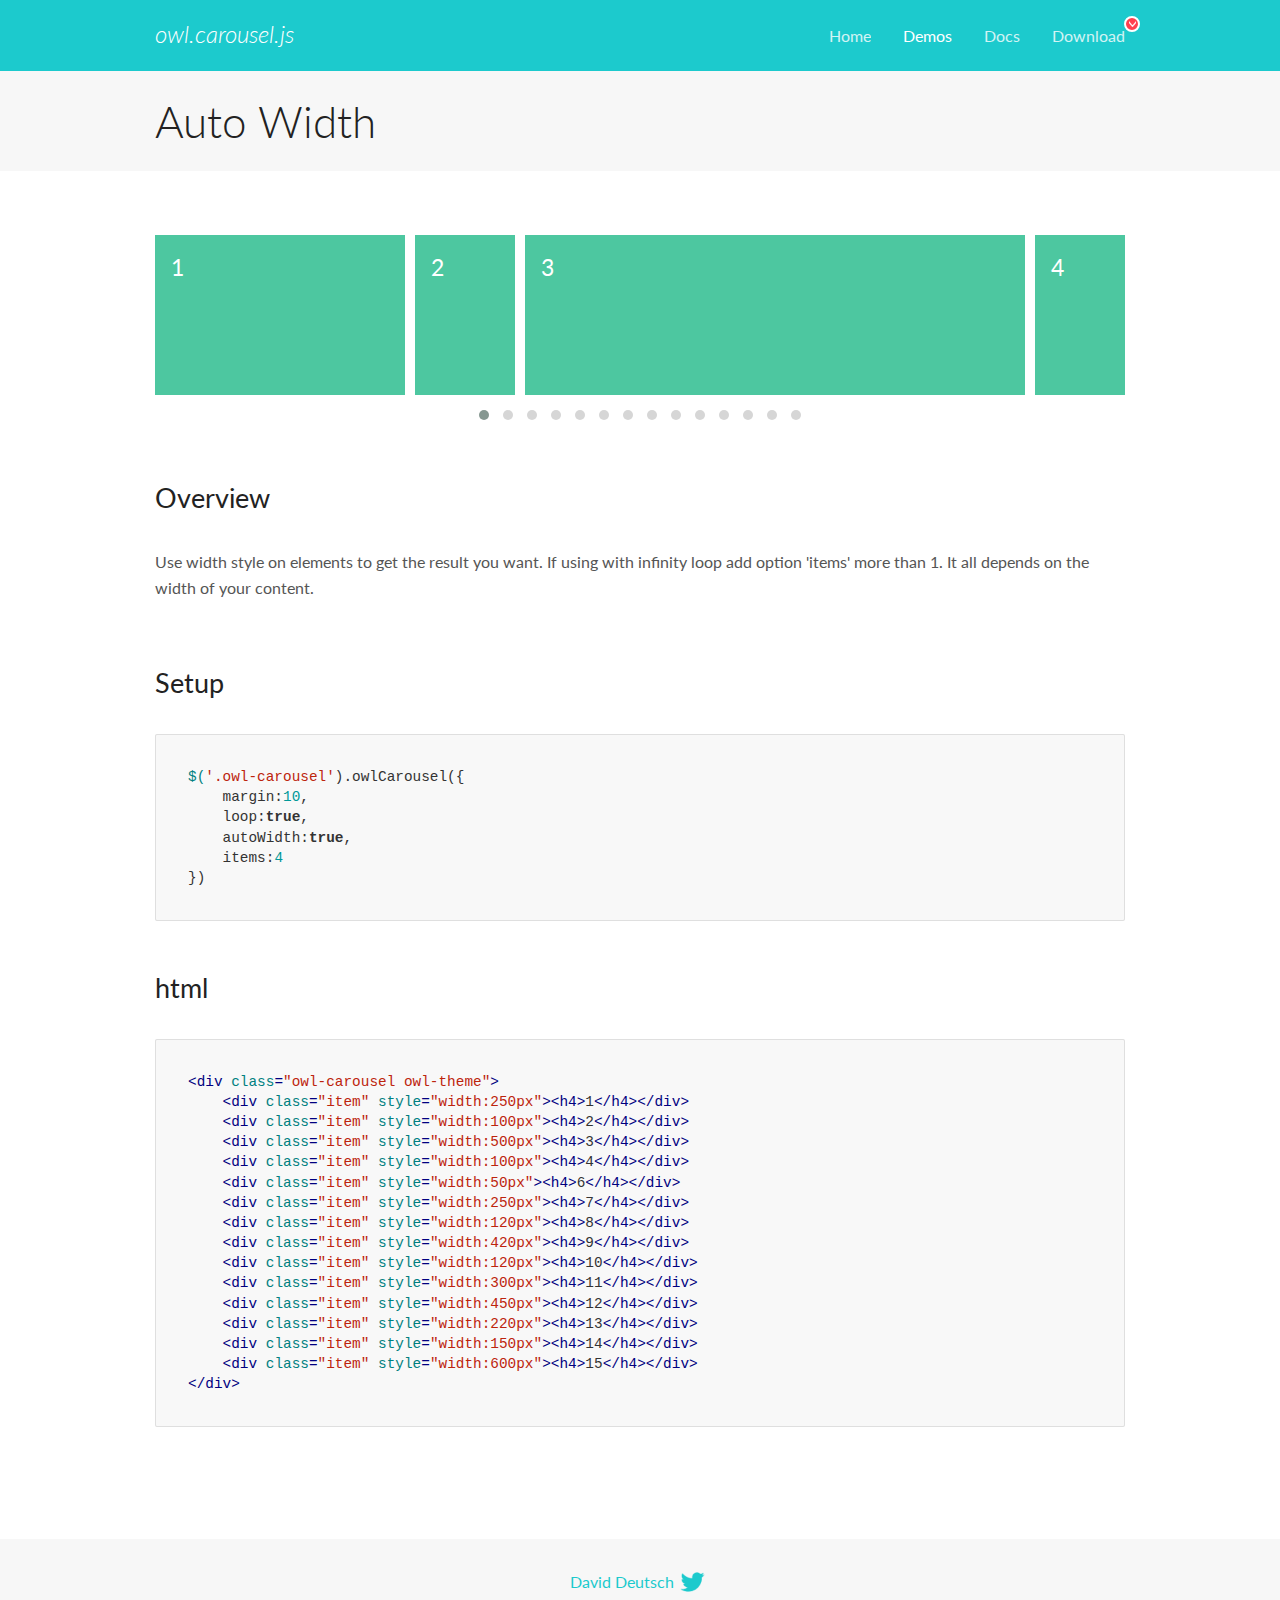
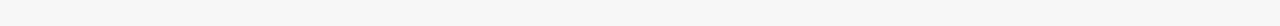
<file: libs/OwlCarousel2-2.2.1/docs/demos/autowidth.html>
<!DOCTYPE html>
<html lang="en">
  <head>

    <!-- head -->
    <meta charset="utf-8">
    <meta name="msapplication-tap-highlight" content="no" />
    <meta name="viewport" content="width=device-width, initial-scale=1.0" />
    <meta name="description" content="Auto Width">
    <meta name="author" content="David Deutsch">
    <title>
      Auto Width Demo | Owl Carousel | 2.2.1
    </title>

    <!-- Stylesheets -->
    <link href='https://fonts.googleapis.com/css?family=Lato:300,400,700,400italic,300italic' rel='stylesheet' type='text/css'>
    <link rel="stylesheet" href="../assets/css/docs.theme.min.css">

    <!-- Owl Stylesheets -->
    <link rel="stylesheet" href="../assets/owlcarousel/assets/owl.carousel.min.css">
    <link rel="stylesheet" href="../assets/owlcarousel/assets/owl.theme.default.min.css">

    <!-- HTML5 shim and Respond.js IE8 support of HTML5 elements and media queries -->

    <!--[if lt IE 9]>
      <script src="https://oss.maxcdn.com/libs/html5shiv/3.7.0/html5shiv.js"></script>
      <script src="https://oss.maxcdn.com/libs/respond.js/1.3.0/respond.min.js"></script>
    <![endif]-->

    <!-- Favicons -->
    <link rel="apple-touch-icon-precomposed" sizes="144x144" href="../assets/ico/apple-touch-icon-144-precomposed.png">
    <link rel="shortcut icon" href="../assets/ico/favicon.png">
    <link rel="shortcut icon" href="favicon.ico">

    <!-- Yeah i know js should not be in header. Its required for demos.-->

    <!-- javascript -->
    <script src="../assets/vendors/jquery.min.js"></script>
    <script src="../assets/owlcarousel/owl.carousel.js"></script>
  </head>
  <body>

    <!-- header -->
    <header class="header">
      <div class="row">
        <div class="large-12 columns">
          <div class="brand left">
            <h3>
              <a href="/OwlCarousel2/">owl.carousel.js</a> 
            </h3>
          </div>
          <a id="toggle-nav" class="right">
            <span></span> <span></span> <span></span> 
          </a> 
          <div class="nav-bar">
            <ul class="clearfix">
              <li> <a href="/OwlCarousel2/index.html">Home</a>  </li>
              <li class="active">
                <a href="/OwlCarousel2/demos/demos.html">Demos</a> 
              </li>
              <li> <a href="/OwlCarousel2/docs/started-welcome.html">Docs</a>  </li>
              <li>
                <a href="https://github.com/OwlCarousel2/OwlCarousel2/archive/2.2.1.zip">Download</a> 
                <span class="download"></span> 
              </li>
            </ul>
          </div>
        </div>
      </div>
    </header>

    <!-- title -->
    <section class="title">
      <div class="row">
        <div class="large-12 columns">
          <h1>Auto Width</h1>
        </div>
      </div>
    </section>

    <!--  Demos -->
    <section id="demos">
      <div class="row">
        <div class="large-12 columns">
          <div class="owl-carousel owl-theme">
            <div class="item" style="width:250px">
              <h4>1</h4>
            </div>
            <div class="item" style="width:100px">
              <h4>2</h4>
            </div>
            <div class="item" style="width:500px">
              <h4>3</h4>
            </div>
            <div class="item" style="width:100px">
              <h4>4</h4>
            </div>
            <div class="item" style="width:50px">
              <h4>6</h4>
            </div>
            <div class="item" style="width:250px">
              <h4>7</h4>
            </div>
            <div class="item" style="width:120px">
              <h4>8</h4>
            </div>
            <div class="item" style="width:420px">
              <h4>9</h4>
            </div>
            <div class="item" style="width:120px">
              <h4>10</h4>
            </div>
            <div class="item" style="width:300px">
              <h4>11</h4>
            </div>
            <div class="item" style="width:450px">
              <h4>12</h4>
            </div>
            <div class="item" style="width:220px">
              <h4>13</h4>
            </div>
            <div class="item" style="width:150px">
              <h4>14</h4>
            </div>
            <div class="item" style="width:600px">
              <h4>15</h4>
            </div>
          </div>
          <h3 id="overview">Overview</h3>
          <p>Use width style on elements to get the result you want. If using with infinity loop add option &#39;items&#39; more than 1. It all depends on the width of your content.</p>
          <h3 id="setup">Setup</h3>
          <pre><code>$(&#39;.owl-carousel&#39;).owlCarousel({
    margin:10,
    loop:true,
    autoWidth:true,
    items:4
})</code></pre>
          <h3 id="html">html</h3>
          <pre><code>&lt;div class=&quot;owl-carousel owl-theme&quot;&gt;
    &lt;div class=&quot;item&quot; style=&quot;width:250px&quot;&gt;&lt;h4&gt;1&lt;/h4&gt;&lt;/div&gt;
    &lt;div class=&quot;item&quot; style=&quot;width:100px&quot;&gt;&lt;h4&gt;2&lt;/h4&gt;&lt;/div&gt;
    &lt;div class=&quot;item&quot; style=&quot;width:500px&quot;&gt;&lt;h4&gt;3&lt;/h4&gt;&lt;/div&gt;
    &lt;div class=&quot;item&quot; style=&quot;width:100px&quot;&gt;&lt;h4&gt;4&lt;/h4&gt;&lt;/div&gt;
    &lt;div class=&quot;item&quot; style=&quot;width:50px&quot;&gt;&lt;h4&gt;6&lt;/h4&gt;&lt;/div&gt;
    &lt;div class=&quot;item&quot; style=&quot;width:250px&quot;&gt;&lt;h4&gt;7&lt;/h4&gt;&lt;/div&gt;
    &lt;div class=&quot;item&quot; style=&quot;width:120px&quot;&gt;&lt;h4&gt;8&lt;/h4&gt;&lt;/div&gt;
    &lt;div class=&quot;item&quot; style=&quot;width:420px&quot;&gt;&lt;h4&gt;9&lt;/h4&gt;&lt;/div&gt;
    &lt;div class=&quot;item&quot; style=&quot;width:120px&quot;&gt;&lt;h4&gt;10&lt;/h4&gt;&lt;/div&gt;
    &lt;div class=&quot;item&quot; style=&quot;width:300px&quot;&gt;&lt;h4&gt;11&lt;/h4&gt;&lt;/div&gt;
    &lt;div class=&quot;item&quot; style=&quot;width:450px&quot;&gt;&lt;h4&gt;12&lt;/h4&gt;&lt;/div&gt;
    &lt;div class=&quot;item&quot; style=&quot;width:220px&quot;&gt;&lt;h4&gt;13&lt;/h4&gt;&lt;/div&gt;
    &lt;div class=&quot;item&quot; style=&quot;width:150px&quot;&gt;&lt;h4&gt;14&lt;/h4&gt;&lt;/div&gt;
    &lt;div class=&quot;item&quot; style=&quot;width:600px&quot;&gt;&lt;h4&gt;15&lt;/h4&gt;&lt;/div&gt;
&lt;/div&gt;</code></pre>
          <script>
            $(document).ready(function() {
              $('.owl-carousel').owlCarousel({
                margin: 10,
                loop: true,
                autoWidth: true,
                items: 4
              })
            })
          </script>
        </div>
      </div>
    </section>

    <!-- footer -->
    <footer class="footer">
      <div class="row">
        <div class="large-12 columns">
          <h5>
            <a href="/OwlCarousel2/docs/support-contact.html">David Deutsch</a> 
            <a id="custom-tweet-button" href="https://twitter.com/share?url=https://github.com/OwlCarousel2/OwlCarousel2&text=Owl Carousel - This is so awesome! " target="_blank"></a> 
          </h5>
        </div>
      </div>
    </footer>

    <!-- vendors -->
    <script src="../assets/vendors/highlight.js"></script>
    <script src="../assets/js/app.js"></script>
  </body>
</html>
</file>
<file: css/main.min.css>
@charset "UTF-8";/*! normalize.css v6.0.0 | MIT License | github.com/necolas/normalize.css */html{line-height:1.15;-ms-text-size-adjust:100%;-webkit-text-size-adjust:100%}article,aside,footer,header,nav,section{display:block}h1{font-size:2em;margin:.67em 0}figcaption,figure,main{display:block}figure{margin:1em 40px}hr{-webkit-box-sizing:content-box;box-sizing:content-box;height:0;overflow:visible}pre{font-family:monospace,monospace;font-size:1em}a{background-color:transparent;-webkit-text-decoration-skip:objects}abbr[title]{border-bottom:none;text-decoration:underline;text-decoration:underline dotted}b,strong{font-weight:inherit}b,strong{font-weight:bolder}code,kbd,samp{font-family:monospace,monospace;font-size:1em}dfn{font-style:italic}mark{background-color:#ff0;color:#000}small{font-size:80%}sub,sup{font-size:75%;line-height:0;position:relative;vertical-align:baseline}sub{bottom:-.25em}sup{top:-.5em}audio,video{display:inline-block}audio:not([controls]){display:none;height:0}img{border-style:none}svg:not(:root){overflow:hidden}button,input,optgroup,select,textarea{margin:0}button,input{overflow:visible}button,select{text-transform:none}[type=reset],[type=submit],button,html [type=button]{-webkit-appearance:button}[type=button]::-moz-focus-inner,[type=reset]::-moz-focus-inner,[type=submit]::-moz-focus-inner,button::-moz-focus-inner{border-style:none;padding:0}[type=button]:-moz-focusring,[type=reset]:-moz-focusring,[type=submit]:-moz-focusring,button:-moz-focusring{outline:1px dotted ButtonText}legend{-webkit-box-sizing:border-box;box-sizing:border-box;color:inherit;display:table;max-width:100%;padding:0;white-space:normal}progress{display:inline-block;vertical-align:baseline}textarea{overflow:auto}[type=checkbox],[type=radio]{-webkit-box-sizing:border-box;box-sizing:border-box;padding:0}[type=number]::-webkit-inner-spin-button,[type=number]::-webkit-outer-spin-button{height:auto}[type=search]{-webkit-appearance:textfield;outline-offset:-2px}[type=search]::-webkit-search-cancel-button,[type=search]::-webkit-search-decoration{-webkit-appearance:none}::-webkit-file-upload-button{-webkit-appearance:button;font:inherit}details,menu{display:block}summary{display:list-item}canvas{display:inline-block}template{display:none}[hidden]{display:none}@font-face{font-family:PermianSansTypeface;src:url(../fonts/PermianSansTypeface-Bold.woff2) format("woff2"),url(../fonts/PermianSansTypeface-Bold.woff) format("woff");font-weight:700;font-style:normal}@font-face{font-family:PermianSansTypeface;src:url(../fonts/PermianSansTypeface-Italic.woff2) format("woff2"),url(../fonts/PermianSansTypeface-Italic.woff) format("woff");font-weight:400;font-style:italic}@font-face{font-family:PermianSansTypeface;src:url(../fonts/PermianSansTypeface.woff2) format("woff2"),url(../fonts/PermianSansTypeface.woff) format("woff");font-weight:400;font-style:normal}:focus::-webkit-input-placeholder{color:transparent}:focus::-moz-placeholder{color:transparent}:focus:-moz-placeholder{color:transparent}:focus:-ms-input-placeholder{color:transparent}::-webkit-input-placeholder{color:#666;opacity:1}:-moz-placeholder{color:#666;opacity:1}::-moz-placeholder{color:#666;opacity:1}:-ms-input-placeholder{color:#666;opacity:1}body input:focus:required:invalid,body textarea:focus:required:invalid{color:#666}body input:required:valid,body textarea:required:valid{color:#666}*,:after,:before{-webkit-box-sizing:border-box;box-sizing:border-box}html{height:100%}body{position:relative;min-height:100%;min-width:320px;margin:0;padding:0;font-size:16px;line-height:1.25;font-weight:400;font-family:PermianSansTypeface,sans-serif;color:#000;background-color:#fff;display:-webkit-box;display:-webkit-flex;display:-ms-flexbox;display:flex;-webkit-box-orient:vertical;-webkit-box-direction:normal;-webkit-flex-direction:column;-ms-flex-direction:column;flex-direction:column}.container{max-width:1240px;padding:0 15px;margin:0 auto}.clearfix:after{content:"";display:table;clear:both}.hidden{display:none}a{outline:0!important}.link{position:relative;padding:0 50px 0 0;font-size:14px;font-weight:600;color:#000}.link:before{content:'>';position:absolute;right:0;top:50%;-webkit-transform:translateY(-50%);-ms-transform:translateY(-50%);transform:translateY(-50%);width:40px;height:40px;line-height:40px;-webkit-border-radius:50%;border-radius:50%;font-size:18px;color:#fff;font-weight:400;text-decoration:none;text-align:center;background-color:#07617e;-webkit-transition:all .5s ease;transition:all .5s ease}.link:active:before,.link:focus:before,.link:hover:before{background-color:#e71e55}.section{padding:40px 0 60px 0}.title{margin:0;font-size:28px;font-weight:600;text-transform:uppercase;text-align:center;display:-webkit-box;display:-webkit-flex;display:-ms-flexbox;display:flex;-webkit-box-pack:center;-webkit-justify-content:center;-ms-flex-pack:center;justify-content:center;-webkit-box-align:center;-webkit-align-items:center;-ms-flex-align:center;align-items:center;width:100%}.title:after,.title:before{content:'';-webkit-box-flex:0;-webkit-flex:0 1 auto;-ms-flex:0 1 auto;flex:0 1 auto;display:block;max-width:160px;width:100%;height:1px;background-color:#000}.title:before{margin-right:20px}.title:after{margin-left:20px}.header{position:fixed;z-index:999;left:0;top:0;right:0}.header__top{background-color:#000}.header__top-box{display:-webkit-box;display:-webkit-flex;display:-ms-flexbox;display:flex;-webkit-flex-wrap:wrap;-ms-flex-wrap:wrap;flex-wrap:wrap;-webkit-box-pack:end;-webkit-justify-content:flex-end;-ms-flex-pack:end;justify-content:flex-end}.header__links{-webkit-box-flex:0;-webkit-flex:0 1 auto;-ms-flex:0 1 auto;flex:0 1 auto;margin:0;padding:0;list-style:none;font-weight:600;white-space:nowrap;display:-webkit-box;display:-webkit-flex;display:-ms-flexbox;display:flex}.header__links li{-webkit-box-flex:0;-webkit-flex:0 1 auto;-ms-flex:0 1 auto;flex:0 1 auto;padding:17px 10px;border-right:1px solid #7f7f7f}.header__links a{text-decoration:none;color:#fff;-webkit-transition:all .3s ease;transition:all .3s ease}.header__links a:active,.header__links a:focus,.header__links a:hover{color:#0cabdf}.header__social{-webkit-box-flex:0;-webkit-flex:0 1 auto;-ms-flex:0 1 auto;flex:0 1 auto;margin:0;padding:0;list-style:none;font-size:30px;white-space:nowrap;display:-webkit-box;display:-webkit-flex;display:-ms-flexbox;display:flex}.header__social li{-webkit-box-flex:0;-webkit-flex:0 1 auto;-ms-flex:0 1 auto;flex:0 1 auto;padding:8px 10px;border-right:1px solid #7f7f7f}.header__social li:last-child{border:none}.header__social a{text-decoration:none;color:#fff;-webkit-transition:all .3s ease;transition:all .3s ease}.header__social a:active,.header__social a:focus,.header__social a:hover{color:#0cabdf}.header__bottom{background-color:#fff;-webkit-box-shadow:3px 2px 6px 0 rgba(0,0,0,.5);box-shadow:3px 2px 6px 0 rgba(0,0,0,.5)}.header__bottom-box{position:relative;display:-webkit-box;display:-webkit-flex;display:-ms-flexbox;display:flex}.header__logo{-webkit-box-flex:0;-webkit-flex:0 0 auto;-ms-flex:0 0 auto;flex:0 0 auto;width:144px;margin:-50px 20px 0 0}.header__logo img{max-width:100%;width:auto;height:auto}.header__nav{-webkit-box-flex:1;-webkit-flex:1 1 auto;-ms-flex:1 1 auto;flex:1 1 auto;list-style:none;margin:0;padding:15px 0;font-size:13px;font-weight:600;white-space:nowrap;text-transform:uppercase;overflow-x:auto;display:-webkit-box;display:-webkit-flex;display:-ms-flexbox;display:flex;-webkit-flex-wrap:wrap;-ms-flex-wrap:wrap;flex-wrap:wrap;-webkit-box-pack:justify;-webkit-justify-content:space-between;-ms-flex-pack:justify;justify-content:space-between;-webkit-box-align:center;-webkit-align-items:center;-ms-flex-align:center;align-items:center}.header__nav li{-webkit-box-flex:0;-webkit-flex:0 1 auto;-ms-flex:0 1 auto;flex:0 1 auto;padding:5px}.header__nav a{position:relative;text-decoration:none;color:#000;-webkit-transition:all .3s ease;transition:all .3s ease}.header__nav a:after{content:'';position:absolute;left:50%;right:50%;bottom:0;height:1px;background-color:#0cabdf;-webkit-transition:all .3s ease;transition:all .3s ease}.header__nav a.active,.header__nav a:active,.header__nav a:hover{color:#0cabdf}.header__nav a.active:after,.header__nav a:active:after,.header__nav a:hover:after{left:0;right:0}.header__nav-btn{display:inline-block;vertical-align:top;padding:0;border:none;outline:0;text-decoration:none;background-color:transparent;cursor:pointer;display:none;position:absolute;right:0;top:50%;-webkit-transform:translateY(-50%);-ms-transform:translateY(-50%);transform:translateY(-50%);bottom:0;width:60px;height:60px;padding:20px 15px}.header__nav-btn span,.header__nav-btn:after,.header__nav-btn:before{position:absolute;left:15px;width:30px;height:2px;background-color:#000;-webkit-transition:all .5s ease;transition:all .5s ease}.header__nav-btn span{top:29px}.header__nav-btn:after,.header__nav-btn:before{content:''}.header__nav-btn:before{top:18px;-webkit-animation:button-menu-before-static;animation:button-menu-before-static;-webkit-animation-duration:.5s;animation-duration:.5s;-webkit-animation-timing-function:ease;animation-timing-function:ease;-webkit-animation-fill-mode:forwards;animation-fill-mode:forwards}.header__nav-btn:after{bottom:18px;-webkit-animation:button-menu-after-static;animation:button-menu-after-static;-webkit-animation-duration:.5s;animation-duration:.5s;-webkit-animation-timing-function:ease;animation-timing-function:ease;-webkit-animation-fill-mode:forwards;animation-fill-mode:forwards}.header__nav-btn:active span,.header__nav-btn:active:after,.header__nav-btn:active:before,.header__nav-btn:hover span,.header__nav-btn:hover:after,.header__nav-btn:hover:before{background-color:#0cabdf}.header__nav-btn.active span{opacity:0}.header__nav-btn.active:before{-webkit-animation:button-menu-before-active;animation:button-menu-before-active;-webkit-animation-duration:.5s;animation-duration:.5s;-webkit-animation-timing-function:ease;animation-timing-function:ease;-webkit-animation-fill-mode:forwards;animation-fill-mode:forwards}.header__nav-btn.active:after{-webkit-animation:button-menu-after-active;animation:button-menu-after-active;-webkit-animation-duration:.5s;animation-duration:.5s;-webkit-animation-timing-function:ease;animation-timing-function:ease;-webkit-animation-fill-mode:forwards;animation-fill-mode:forwards}@-webkit-keyframes button-menu-before-active{0%{top:18px}50%{top:29px;-webkit-transform:rotate(0);transform:rotate(0)}100%{top:29px;-webkit-transform:rotate(-45deg);transform:rotate(-45deg)}}@keyframes button-menu-before-active{0%{top:18px}50%{top:29px;-webkit-transform:rotate(0);transform:rotate(0)}100%{top:29px;-webkit-transform:rotate(-45deg);transform:rotate(-45deg)}}@-webkit-keyframes button-menu-after-active{0%{bottom:18px}50%{bottom:29px;-webkit-transform:rotate(0);transform:rotate(0)}100%{bottom:29px;-webkit-transform:rotate(45deg);transform:rotate(45deg)}}@keyframes button-menu-after-active{0%{bottom:18px}50%{bottom:29px;-webkit-transform:rotate(0);transform:rotate(0)}100%{bottom:29px;-webkit-transform:rotate(45deg);transform:rotate(45deg)}}@-webkit-keyframes button-menu-before-static{0%{top:29px;-webkit-transform:rotate(-45deg);transform:rotate(-45deg)}50%{top:29px;-webkit-transform:rotate(0);transform:rotate(0)}100%{top:18px}}@keyframes button-menu-before-static{0%{top:29px;-webkit-transform:rotate(-45deg);transform:rotate(-45deg)}50%{top:29px;-webkit-transform:rotate(0);transform:rotate(0)}100%{top:18px}}@-webkit-keyframes button-menu-after-static{0%{bottom:29px;-webkit-transform:rotate(45deg);transform:rotate(45deg)}50%{bottom:29px;-webkit-transform:rotate(0);transform:rotate(0)}100%{bottom:18px}}@keyframes button-menu-after-static{0%{bottom:29px;-webkit-transform:rotate(45deg);transform:rotate(45deg)}50%{bottom:29px;-webkit-transform:rotate(0);transform:rotate(0)}100%{bottom:18px}}.banner{margin:180px 0 0 0}.banner__slider{position:relative}.banner__slider .owl-nav{position:absolute;bottom:10px;left:0;right:0}.banner__slider .owl-nav .owl-next,.banner__slider .owl-nav .owl-prev{position:absolute;bottom:0;width:40px;height:40px;line-height:40px;-webkit-border-radius:50%;border-radius:50%;font-size:18px;color:#2f2f2f;text-align:center;background-color:#f3f3f3;-webkit-transition:all .5s ease;transition:all .5s ease}.banner__slider .owl-nav .owl-next:active,.banner__slider .owl-nav .owl-next:focus,.banner__slider .owl-nav .owl-next:hover,.banner__slider .owl-nav .owl-prev:active,.banner__slider .owl-nav .owl-prev:focus,.banner__slider .owl-nav .owl-prev:hover{color:#fff;background-color:#0cabdf}.banner__slider .owl-nav .owl-prev{left:0}.banner__slider .owl-nav .owl-next{right:0}.banner__item img{max-width:100%;width:auto;height:auto}.announce{padding:10px 0;background-image:-webkit-gradient(linear,left top,right top,from(#0cabdf),to(#e71e55));background-image:-webkit-linear-gradient(left,#0cabdf,#e71e55);background-image:linear-gradient(to right,#0cabdf,#e71e55)}.announce__text{margin:0;font-size:24px;font-weight:600;color:#fff;text-align:center}@media only screen and (max-width:1240px){.container{max-width:992px}}@media only screen and (max-width:992px){.container{max-width:768px}}@media only screen and (max-width:640px){.header{position:relative}.header__top-box{-webkit-box-pack:justify;-webkit-justify-content:space-between;-ms-flex-pack:justify;justify-content:space-between}.header__links li,.header__social li{border:none}.header__bottom-box{-webkit-box-pack:center;-webkit-justify-content:center;-ms-flex-pack:center;justify-content:center}.header__logo{width:120px;margin:15px 0 15px 0}.header__nav-btn{display:block}.header__nav{display:block;display:none;position:absolute;bottom:0;left:-15px;right:-15px;-webkit-transform:translateY(100%);-ms-transform:translateY(100%);transform:translateY(100%);font-size:18px;background-color:#fff;text-align:center}.header__nav li{padding:10px 15px;border-bottom:1px solid #f3f3f3}.header__nav li:last-child{border-bottom:none}.header__nav a{display:inline-block;vertical-align:top}.banner{margin:40px 0 0 0}}@media only screen and (max-width:480px){.header__top-box{-webkit-box-pack:center;-webkit-justify-content:center;-ms-flex-pack:center;justify-content:center}}.about{background-color:#f9f9f9;background-image:url(../img/bg-about.png);background-position:center center;background-size:contain;background-repeat:no-repeat}.about__title{color:#e71e55}.about__title:after,.about__title:before{background-color:#e71e55}.about__box{margin:40px 0 0 0;padding:0;list-style:none;display:-webkit-box;display:-webkit-flex;display:-ms-flexbox;display:flex;-webkit-flex-wrap:wrap;-ms-flex-wrap:wrap;flex-wrap:wrap;-webkit-box-pack:center;-webkit-justify-content:center;-ms-flex-pack:center;justify-content:center}.about__item{-webkit-box-flex:0;-webkit-flex:0 1 auto;-ms-flex:0 1 auto;flex:0 1 auto;width:-webkit-calc(25% - 30px);width:calc(25% - 30px);margin:0 15px 40px 15px;text-align:center}.about__item-icon{margin:0}.about__item-icon img{max-width:100%;width:auto;height:auto}.about__item-text{margin:15px 0 0 0;font-size:14px}@media only screen and (max-width:992px){.about__item{width:-webkit-calc(33.33% - 30px);width:calc(33.33% - 30px)}}@media only screen and (max-width:768px){.about__item{width:-webkit-calc(50% - 30px);width:calc(50% - 30px)}}@media only screen and (max-width:480px){.about__box{display:block}.about__item{width:auto}}.team{background-color:#0cabdf;background-image:url(../img/bg-team.png);background-position:left bottom;background-size:contain;background-repeat:no-repeat}.team__title{color:#fff}.team__title:after,.team__title:before{background-color:#fff}.team__box{margin:40px 0 0 0;padding:0;list-style:none;display:-webkit-box;display:-webkit-flex;display:-ms-flexbox;display:flex;-webkit-flex-wrap:wrap;-ms-flex-wrap:wrap;flex-wrap:wrap;-webkit-box-pack:center;-webkit-justify-content:center;-ms-flex-pack:center;justify-content:center}.team__item{-webkit-box-flex:0;-webkit-flex:0 1 auto;-ms-flex:0 1 auto;flex:0 1 auto;width:-webkit-calc(25% - 30px);width:calc(25% - 30px);margin:0 15px 40px 15px;color:#fff;text-align:center}.team__item-img{margin:0}.team__item-img img{max-width:100%;width:auto;height:auto}.team__item-title{margin:15px 0 0 0;font-size:18px;font-weight:600;text-transform:uppercase}.team__item-text{margin:5px 0 0 0}.team__link{margin:20px 0 0 0;text-align:center}.team__link a{color:#fff}@media only screen and (max-width:992px){.team__item{width:-webkit-calc(33.33% - 30px);width:calc(33.33% - 30px)}}@media only screen and (max-width:768px){.team__item{width:-webkit-calc(50% - 30px);width:calc(50% - 30px)}}@media only screen and (max-width:480px){.team__box{display:block}.team__item{width:auto}}.vacancy__box{margin:20px 0 0 0;padding:0;list-style:none;font-size:22px;font-weight:600;text-align:center}.vacancy__contact{position:relative;margin:30px 0 0 0;padding:20px 0 0 0;background-image:-webkit-gradient(linear,left top,right top,from(#000),to(#000));background-image:-webkit-linear-gradient(left,#000,#000);background-image:linear-gradient(to right,#000,#000);background-position:50% 0;background-size:160px 1px;background-repeat:no-repeat;font-size:22px;font-weight:600;text-align:center}.vacancy__contact a{position:relative;text-decoration:none;color:#e71e55;-webkit-transition:all .3s ease;transition:all .3s ease}.vacancy__contact a:after{content:'';position:absolute;left:50%;right:50%;bottom:0;height:1px;background-color:#0cabdf;-webkit-transition:all .3s ease;transition:all .3s ease}.vacancy__contact a:active,.vacancy__contact a:focus,.vacancy__contact a:hover{color:#0cabdf}.vacancy__contact a:active:after,.vacancy__contact a:focus:after,.vacancy__contact a:hover:after{left:0;right:0}.group__box{margin:40px 0 0 0;padding:0;list-style:none;display:-webkit-box;display:-webkit-flex;display:-ms-flexbox;display:flex;-webkit-flex-wrap:wrap;-ms-flex-wrap:wrap;flex-wrap:wrap;-webkit-box-pack:center;-webkit-justify-content:center;-ms-flex-pack:center;justify-content:center}.group__item{-webkit-box-flex:0;-webkit-flex:0 1 auto;-ms-flex:0 1 auto;flex:0 1 auto;width:-webkit-calc(25% - 30px);width:calc(25% - 30px);max-width:280px;margin:0 15px 40px 15px;padding:10px;background-color:#e8e8e8;-webkit-transition:all .3s ease;transition:all .3s ease}.group__item:active,.group__item:hover{-webkit-box-shadow:0 0 16px #0cabdf;box-shadow:0 0 16px #0cabdf}.group__item-img{margin:0;text-align:center}.group__item-img img{max-width:100%;width:auto;height:auto}.group__item-text{margin:15px 0 0 0;font-size:14px}.group__list{margin:20px 0 0 0;padding:0;list-style:none}.group__list-item{margin:30px 0 0 0}.group__list-item:first-child{margin-top:0}.group__list-title{margin:0;font-size:18px;font-weight:400;color:#db2d73}.group__list-text{margin:10px 0 0 0;font-size:14px}.group__list-link{margin:20px 0 0 0;font-size:14px}.group__list-link a{position:relative;color:#000;text-decoration:none;-webkit-transition:all .3s ease;transition:all .3s ease}.group__list-link a:after{content:'';position:absolute;left:50%;right:50%;bottom:0;height:1px;background-color:#0cabdf;-webkit-transition:all .3s ease;transition:all .3s ease}.group__list-link a:active,.group__list-link a:hover{color:#0cabdf}.group__list-link a:active:after,.group__list-link a:hover:after{left:0;right:0}@media only screen and (max-width:992px){.group__item{width:-webkit-calc(33.33% - 30px);width:calc(33.33% - 30px)}}@media only screen and (max-width:768px){.group__item{width:-webkit-calc(50% - 30px);width:calc(50% - 30px)}}@media only screen and (max-width:480px){.group__box{display:block}.group__item{width:auto;margin:0 auto 40px auto}}.news{background-color:#f9f9f9}.news__box{margin:40px 0 0 0;padding:0;list-style:none;display:-webkit-box;display:-webkit-flex;display:-ms-flexbox;display:flex;-webkit-flex-wrap:wrap;-ms-flex-wrap:wrap;flex-wrap:wrap;-webkit-box-pack:center;-webkit-justify-content:center;-ms-flex-pack:center;justify-content:center}.news__item{-webkit-box-flex:0;-webkit-flex:0 1 auto;-ms-flex:0 1 auto;flex:0 1 auto;width:-webkit-calc(25% - 30px);width:calc(25% - 30px);max-width:280px;margin:0 15px 40px 15px;text-align:center}.news__item a{text-decoration:none;color:#000;-webkit-transition:all .3s ease;transition:all .3s ease}.news__item a:active,.news__item a:focus,.news__item a:hover{color:#0cabdf}.news__item-img{margin:0;padding:0 0 10px 0;border-bottom:1px solid #000}.news__item-img img{max-width:100%;width:auto;height:auto}.news__item-title{margin:15px 0 0 0;font-size:23px;font-weight:600}.news__item-text{margin:15px 0 0 0;font-size:16px}.news__link{margin:20px 0 0 0;text-align:center}@media only screen and (max-width:992px){.news__item{width:-webkit-calc(33.33% - 30px);width:calc(33.33% - 30px)}}@media only screen and (max-width:768px){.news__item{width:-webkit-calc(50% - 30px);width:calc(50% - 30px)}}@media only screen and (max-width:480px){.news__box{display:block}.news__item{width:auto;margin:0 auto 40px auto}}.friends{background-color:#0cabdf;background:-webkit-gradient(linear,left top,left bottom,from(#f14c79),to(#cf3b5b));background:-webkit-linear-gradient(top,#f14c79,#cf3b5b);background:linear-gradient(to bottom,#f14c79,#cf3b5b)}.friends__title{color:#fff}.friends__title:after,.friends__title:before{background-color:#fff}.friends__box{margin:40px 0 0 0;padding:0;list-style:none;display:-webkit-box;display:-webkit-flex;display:-ms-flexbox;display:flex;-webkit-flex-wrap:wrap;-ms-flex-wrap:wrap;flex-wrap:wrap;-webkit-box-pack:center;-webkit-justify-content:center;-ms-flex-pack:center;justify-content:center}.friends__item{-webkit-box-flex:0;-webkit-flex:0 1 auto;-ms-flex:0 1 auto;flex:0 1 auto;width:-webkit-calc(33.33% - 30px);width:calc(33.33% - 30px);margin:0 15px 40px 15px;color:#fff;text-align:center}.friends__item-img{margin:0}.friends__item-img img{max-width:100%;width:auto;height:auto}.friends__item-title{margin:15px 0 0 0;font-size:18px;font-weight:600;text-transform:uppercase}.friends__item-text{margin:15px 0 0 0;font-size:14px}.friends__contacts{margin:0;padding:30px 0 0 0;list-style:none;border-top:1px solid #fff;display:-webkit-box;display:-webkit-flex;display:-ms-flexbox;display:flex;-webkit-flex-wrap:wrap;-ms-flex-wrap:wrap;flex-wrap:wrap;-webkit-box-pack:center;-webkit-justify-content:center;-ms-flex-pack:center;justify-content:center}.friends__contacts-item{-webkit-box-flex:0;-webkit-flex:0 1 auto;-ms-flex:0 1 auto;flex:0 1 auto;width:-webkit-calc(25% - 30px);width:calc(25% - 30px);margin:0 15px 40px 15px;font-size:20px;font-weight:600;color:#fff;text-align:center}.friends__contacts-item img{max-width:100%;width:auto;height:auto}.friends__contacts-item a{text-decoration:none;color:#fff;-webkit-transition:all .3s ease;transition:all .3s ease}.friends__contacts-item a:active,.friends__contacts-item a:focus,.friends__contacts-item a:hover{color:#0cabdf}@media only screen and (max-width:992px){.friends__item{width:-webkit-calc(50% - 30px);width:calc(50% - 30px)}.friends__contacts-item{width:-webkit-calc(33.33% - 30px);width:calc(33.33% - 30px)}}@media only screen and (max-width:768px){.friends__contacts-item{width:-webkit-calc(50% - 30px);width:calc(50% - 30px)}}@media only screen and (max-width:640px){.friends__box{display:block}.friends__item{width:auto}}@media only screen and (max-width:480px){.friends__contacts{display:block}.friends__contacts-item{width:auto;margin:0 auto 40px auto}}.contacts{background-color:#f9f9f9}.contacts__title{color:#e71e55}.contacts__title:after,.contacts__title:before{background-color:#e71e55}.contacts__panel{margin:20px 0 0 0;padding:20px 0;background-color:#bcbcbc}.contacts__links{margin:0;padding:0;list-style:none;display:-webkit-box;display:-webkit-flex;display:-ms-flexbox;display:flex;-webkit-flex-wrap:wrap;-ms-flex-wrap:wrap;flex-wrap:wrap;-webkit-justify-content:space-around;-ms-flex-pack:distribute;justify-content:space-around}.contacts__links-item{-webkit-box-flex:0;-webkit-flex:0 1 auto;-ms-flex:0 1 auto;flex:0 1 auto;margin:0 10px;font-weight:600;text-align:center}.contacts__links-item a{display:inline-block;vertical-align:baseline;font-size:22px;text-decoration:none;color:#000;-webkit-transition:all .3s ease;transition:all .3s ease}.contacts__links-item a:active,.contacts__links-item a:focus,.contacts__links-item a:hover{color:#0cabdf}.contacts__box{margin:40px 0 0 0;padding:0;list-style:none;display:-webkit-box;display:-webkit-flex;display:-ms-flexbox;display:flex;-webkit-flex-wrap:wrap;-ms-flex-wrap:wrap;flex-wrap:wrap;-webkit-box-pack:center;-webkit-justify-content:center;-ms-flex-pack:center;justify-content:center}.contacts__item{-webkit-box-flex:0;-webkit-flex:0 1 auto;-ms-flex:0 1 auto;flex:0 1 auto;width:-webkit-calc(33.33% - 30px);width:calc(33.33% - 30px);margin:0 15px 40px 15px;display:-webkit-box;display:-webkit-flex;display:-ms-flexbox;display:flex;-webkit-box-orient:vertical;-webkit-box-direction:normal;-webkit-flex-direction:column;-ms-flex-direction:column;flex-direction:column}.contacts__item-title{margin:15px 0 0 0;font-size:16px;font-weight:600;text-transform:uppercase}.contacts__item-text{margin:0;font-size:14px;font-weight:600}.contacts__item-map{margin:auto 0 0 0;padding:10px 0 0 0;min-height:270px}.contacts__form-title{text-transform:uppercase;color:#e71e55}.contacts__form-item{margin:10px 0 0 0;display:block}.contacts__form-item span{display:block;font-weight:600}.contacts__form-item input,.contacts__form-item textarea{-webkit-appearance:none;-moz-appearance:none;-ms-appearance:none;-o-appearance:none;-webkit-box-shadow:none;box-shadow:none;outline:0;display:block;width:100%;margin:5px 0 0 0;padding:5px 10px;border:1px solid #4f4f4f;-webkit-border-radius:10px;border-radius:10px;font-size:14px;font-weight:400;font-family:PermianSansTypeface;background-color:#fff;opacity:.5;-webkit-transition:all .5s ease;transition:all .5s ease}.contacts__form-item input:active,.contacts__form-item input:focus,.contacts__form-item input:hover,.contacts__form-item textarea:active,.contacts__form-item textarea:focus,.contacts__form-item textarea:hover{opacity:1}.contacts__form-item input{height:30px}.contacts__form-item textarea{min-height:70px;resize:vertical}.contacts__form-submit{margin:15px 0 0 0}.contacts__form-submit button{display:inline-block;vertical-align:top;padding:0;border:none;outline:0;text-decoration:none;background-color:transparent;cursor:pointer;padding:5px 15px;text-transform:uppercase;border:1px solid #4f4f4f;-webkit-border-radius:10px;border-radius:10px;background-color:#fff;font-size:16px;font-weight:600;color:#e71e55;font-family:PermianSansTypeface;-webkit-transition:all .5s ease;transition:all .5s ease}.contacts__form-submit button:active,.contacts__form-submit button:focus,.contacts__form-submit button:hover{background-color:#f2f2f2}.footer{margin:auto 0 0 0;padding:30px 0 40px 0;background-color:#000;color:#fff}.footer__copy{margin:0;font-size:14px;font-weight:600;color:#fff;text-align:center}@media only screen and (max-width:992px){.contacts__item{width:-webkit-calc(50% - 30px);width:calc(50% - 30px)}}@media only screen and (max-width:640px){.contacts__box{display:block}.contacts__item{width:auto;margin:0 0 40px 0}}.page{margin:200px 0 0 0;padding:0 0 40px 0}.page__breadcrumbs{margin:0 0 20px 0;font-size:14px}.page__breadcrumbs a{position:relative;margin:0 15px 0 0;text-decoration:none;color:#000;-webkit-transition:all .3s ease;transition:all .3s ease}.page__breadcrumbs a:before{content:'>';position:absolute;right:-15px;top:50%;-webkit-transform:translateY(-50%);-ms-transform:translateY(-50%);transform:translateY(-50%);color:#7f7f7f}.page__breadcrumbs a:after{content:'';position:absolute;left:50%;right:50%;bottom:0;height:1px;background-color:#0cabdf;-webkit-transition:all .3s ease;transition:all .3s ease}.page__breadcrumbs a.active,.page__breadcrumbs a:active,.page__breadcrumbs a:hover{color:#0cabdf}.page__breadcrumbs a.active:after,.page__breadcrumbs a:active:after,.page__breadcrumbs a:hover:after{left:0;right:0}.page__breadcrumbs span{color:#7f7f7f}.page__box{margin:40px 0 0 0}@media only screen and (max-width:640px){.page{margin:40px 0 0 0}}.teammate{padding:50px 0}.teammate:nth-child(odd){background-color:#f9f9f9}.teammate__box{display:-webkit-box;display:-webkit-flex;display:-ms-flexbox;display:flex}.teammate__picture{-webkit-box-flex:0;-webkit-flex:0 1 auto;-ms-flex:0 1 auto;flex:0 1 auto;width:26%;padding:0 4% 0 0;border-right:5px solid #7f7f7f;text-align:center}.teammate__img{margin:0}.teammate__img img{max-width:100%;width:auto;height:auto}.teammate__name{margin:20px 0 0 0;font-size:22px;font-weight:600;text-transform:uppercase}.teammate__social{margin:15px 0 0 0}.teammate__social a{position:relative;color:#000;text-decoration:none;-webkit-transition:all .3s ease;transition:all .3s ease;word-wrap:break-word}.teammate__social a.active,.teammate__social a:active,.teammate__social a:hover{color:#0cabdf}.teammate__social i{font-size:20px;color:#0cabdf}.teammate__content{-webkit-box-flex:0;-webkit-flex:0 1 auto;-ms-flex:0 1 auto;flex:0 1 auto;width:70%;margin:0 0 0 4%}.teammate__position{margin:0;font-size:20px;font-weight:600}.teammate__text{margin:15px 0 0 0;font-size:14px}.teammate__cite{font-size:14px;font-style:italic;color:#7f7f7f}.teammate__gallery{margin:40px 0 0 0;padding:0;list-style:none;display:-webkit-box;display:-webkit-flex;display:-ms-flexbox;display:flex;-webkit-flex-wrap:wrap;-ms-flex-wrap:wrap;flex-wrap:wrap}.teammate__gallery li{-webkit-box-flex:0;-webkit-flex:0 1 auto;-ms-flex:0 1 auto;flex:0 1 auto;margin:0 10px 10px 0}@media only screen and (max-width:992px){.teammate__picture{width:36%}.teammate__content{width:60%}}@media only screen and (max-width:768px){.teammate__picture{width:46%}.teammate__content{width:50%}}@media only screen and (max-width:480px){.teammate__box{display:block}.teammate__picture{width:auto;padding:0 0 40px 0;border-right:none;border-bottom:5px solid #7f7f7f}.teammate__content{width:auto;margin:40px 0 0 0}}.news-article{padding:50px 0;display:-webkit-box;display:-webkit-flex;display:-ms-flexbox;display:flex;-webkit-box-pack:justify;-webkit-justify-content:space-between;-ms-flex-pack:justify;justify-content:space-between}.news-article:not(:first-child){background-image:-webkit-gradient(linear,left top,right top,from(#000),to(#000));background-image:-webkit-linear-gradient(left,#000,#000);background-image:linear-gradient(to right,#000,#000);background-position:50% 0;background-size:80% 1px;background-repeat:no-repeat}.news-article:nth-child(even){-webkit-box-orient:horizontal;-webkit-box-direction:reverse;-webkit-flex-direction:row-reverse;-ms-flex-direction:row-reverse;flex-direction:row-reverse;text-align:right}.news-article__img{-webkit-box-flex:0;-webkit-flex:0 1 auto;-ms-flex:0 1 auto;flex:0 1 auto;margin:0;width:34%}.news-article__img img{max-width:100%;width:auto;height:auto}.news-article__content{-webkit-box-flex:0;-webkit-flex:0 1 auto;-ms-flex:0 1 auto;flex:0 1 auto;-webkit-align-self:center;-ms-flex-item-align:center;-ms-grid-row-align:center;align-self:center;width:61%}.news-article__title{margin:0;font-size:22px;font-weight:600}.news-article__title a{text-decoration:none;color:#000;-webkit-transition:all .3s ease;transition:all .3s ease}.news-article__title a.active,.news-article__title a:active,.news-article__title a:hover{color:#0cabdf}.news-article__text{margin:20px 0 0 0}.news-article__link{display:inline-block;vertical-align:baseline;margin:20px 0 0 0;font-size:18px;text-decoration:none;color:#000;-webkit-transition:all .3s ease;transition:all .3s ease}.news-article__link.active,.news-article__link:active,.news-article__link:hover{color:#0cabdf}@media only screen and (max-width:640px){.news-article{display:block;text-align:center}.news-article:nth-child(even){text-align:center}.news-article__img{width:auto}.news-article__content{width:auto;margin:40px 0 0 0}}.schedule{margin:40px 0 0 0}.schedule__buttons{display:-webkit-box;display:-webkit-flex;display:-ms-flexbox;display:flex;-webkit-flex-wrap:wrap;-ms-flex-wrap:wrap;flex-wrap:wrap;border-top:1px solid #999;border-left:1px solid #999}.schedule__buttons button{-webkit-box-flex:1;-webkit-flex:1 1 auto;-ms-flex:1 1 auto;flex:1 1 auto;display:inline-block;vertical-align:top;padding:0;border:none;outline:0;text-decoration:none;background-color:transparent;cursor:pointer;padding:10px;font-size:14px;font-weight:600;text-transform:uppercase;background-color:#dedede;border-right:1px solid #999;border-bottom:1px solid #999;-webkit-transition:all .5s ease;transition:all .5s ease}.schedule__buttons button.active,.schedule__buttons button:active,.schedule__buttons button:hover{background-color:#fff}.schedule__box{border-left:1px solid #999;border-right:1px solid #999;border-bottom:1px solid #999}.schedule__item{padding:40px 20px 20px 20px;overflow-x:auto}.schedule__item table{width:100%;min-width:696px;border-spacing:0;border-collapse:collapse;table-layout:fixed}.schedule__item table colgroup{border-right:2px solid #e71e55}.schedule__item table colgroup:first-child col{width:220px}.schedule__item table thead tr th{font-size:12px;text-align:right}.schedule__item table thead tr th span{display:inline-block;-webkit-transform:translate(50%,-150%);-ms-transform:translate(50%,-150%);transform:translate(50%,-150%)}.schedule__item table tbody tr:nth-child(6n-5){background-color:#feefd8}.schedule__item table tbody tr:nth-child(6n-5) td[colspan]{background-color:#fbb03b}.schedule__item table tbody tr:nth-child(6n-4){background-color:#fefcd3}.schedule__item table tbody tr:nth-child(6n-4) td[colspan]{background-color:#fcee21}.schedule__item table tbody tr:nth-child(6n-3){background-color:#cfc}.schedule__item table tbody tr:nth-child(6n-3) td[colspan]{background-color:#0f0}.schedule__item table tbody tr:nth-child(6n-2){background-color:#cff}.schedule__item table tbody tr:nth-child(6n-2) td[colspan]{background-color:#0ff}.schedule__item table tbody tr:nth-child(6n-1){background-color:#e9d4e9}.schedule__item table tbody tr:nth-child(6n-1) td[colspan]{color:#fff;background-color:#662d91}.schedule__item table tbody tr:nth-child(6n){background-color:#fcf}.schedule__item table tbody tr:nth-child(6n) td[colspan]{color:#fff;background-color:#93278f}.schedule__item table tbody tr td{padding:5px;font-size:14px;font-weight:600;text-align:center;border-right:1px solid #e71e55}.fees-content{display:-webkit-box;display:-webkit-flex;display:-ms-flexbox;display:flex}.fees-content__img{-webkit-box-flex:0;-webkit-flex:0 1 auto;-ms-flex:0 1 auto;flex:0 1 auto;margin:0;width:25%}.fees-content__img img{max-width:100%;width:auto;height:auto}.fees-content__text{-webkit-box-flex:0;-webkit-flex:0 1 auto;-ms-flex:0 1 auto;flex:0 1 auto;width:72%;margin:0 0 0 3%}.fees-content__text p:not(:first-child){margin-top:20px}.fees-content__text strong{color:#c1272d}.fees-program{margin:40px 0 0 0}.fees-program__title{margin:0;font-size:20px;font-weight:600}.fees-program__box{list-style:none;margin:30px 0 0 0;padding:30px 0 0 0;border-top:1px solid #000;border-bottom:1px solid #000;display:-webkit-box;display:-webkit-flex;display:-ms-flexbox;display:flex;-webkit-flex-wrap:wrap;-ms-flex-wrap:wrap;flex-wrap:wrap;-webkit-box-pack:center;-webkit-justify-content:center;-ms-flex-pack:center;justify-content:center}.fees-program__item{-webkit-box-flex:0;-webkit-flex:0 1 auto;-ms-flex:0 1 auto;flex:0 1 auto;width:-webkit-calc(20% - 30px);width:calc(20% - 30px);margin:0 15px 30px 15px;text-align:center}.fees-program__item-img{margin:0}.fees-program__item-img img{max-width:100%;width:auto;height:auto}.fees-program__item-title{margin:15px 0 0 0;font-size:16px;font-weight:600}@media only screen and (max-width:1240px){.fees-content__img{width:30%}.fees-content__text{width:67%;margin:0 0 0 3%}}@media only screen and (max-width:992px){.fees-content__img{width:35%}.fees-content__text{width:62%;margin:0 0 0 3%}.fees-program__item{width:-webkit-calc(33.33% - 30px);width:calc(33.33% - 30px)}}@media only screen and (max-width:640px){.fees-content{display:block}.fees-content__img{width:auto;text-align:center}.fees-content__text{width:auto;margin:40px 0 0 0}.fees-program__item{width:-webkit-calc(50% - 30px);width:calc(50% - 30px)}}@media only screen and (max-width:360px){.fees-program__box{display:block}.fees-program__item{width:auto}}.gallery{margin:40px 0 0 0;padding:0;list-style:none;display:-webkit-box;display:-webkit-flex;display:-ms-flexbox;display:flex;-webkit-flex-wrap:wrap;-ms-flex-wrap:wrap;flex-wrap:wrap}.gallery__item{-webkit-box-flex:0;-webkit-flex:0 1 auto;-ms-flex:0 1 auto;flex:0 1 auto;display:block;text-decoration:none;width:-webkit-calc(16.66% - 10px);width:calc(16.66% - 10px);margin:0 5px 10px 5px}.gallery__item img{display:block;max-width:100%;width:auto;height:auto}.gallery-archive{margin:40px 0 0 0;padding:0;list-style:none;display:-webkit-box;display:-webkit-flex;display:-ms-flexbox;display:flex;-webkit-flex-wrap:wrap;-ms-flex-wrap:wrap;flex-wrap:wrap;-webkit-box-pack:center;-webkit-justify-content:center;-ms-flex-pack:center;justify-content:center}.gallery-archive__item{-webkit-box-flex:0;-webkit-flex:0 1 auto;-ms-flex:0 1 auto;flex:0 1 auto;display:block;text-decoration:none;width:-webkit-calc(33.33% - 30px);width:calc(33.33% - 30px);margin:0 15px 30px 15px;-webkit-transition:all .3s ease;transition:all .3s ease}.gallery-archive__item:active,.gallery-archive__item:hover{-webkit-box-shadow:0 0 16px #0cabdf;box-shadow:0 0 16px #0cabdf}.gallery-archive__item img{display:block;max-width:100%;width:auto;height:auto}@media only screen and (max-width:1240px){.gallery__item{width:-webkit-calc(20% - 10px);width:calc(20% - 10px)}.gallery-archive__item{width:-webkit-calc(33.33% - 10px);width:calc(33.33% - 10px);margin:0 5px 10px 5px}}@media only screen and (max-width:992px){.gallery__item{width:-webkit-calc(25% - 10px);width:calc(25% - 10px)}}@media only screen and (max-width:640px){.gallery__item{width:-webkit-calc(33.33% - 10px);width:calc(33.33% - 10px)}.gallery-archive__item{width:-webkit-calc(50% - 10px);width:calc(50% - 10px);margin:0 5px 10px 5px}}@media only screen and (max-width:360px){.gallery__item{width:-webkit-calc(50% - 10px);width:calc(50% - 10px)}.gallery-archive__box{display:block}.gallery-archive__item{width:auto;margin:0 0 10px 0}}.parents-archive{margin:40px 0 0 0;padding:0;list-style:none;display:-webkit-box;display:-webkit-flex;display:-ms-flexbox;display:flex;-webkit-flex-wrap:wrap;-ms-flex-wrap:wrap;flex-wrap:wrap;-webkit-box-pack:center;-webkit-justify-content:center;-ms-flex-pack:center;justify-content:center}.parents-archive__item{-webkit-box-flex:0;-webkit-flex:0 1 auto;-ms-flex:0 1 auto;flex:0 1 auto;display:block;text-decoration:none;width:-webkit-calc(25% - 30px);width:calc(25% - 30px);max-width:280px;margin:0 15px 40px 15px;padding:10px;background-color:#e8e8e8;-webkit-transition:all .3s ease;transition:all .3s ease}.parents-archive__item:active,.parents-archive__item:hover{-webkit-box-shadow:0 0 16px #0cabdf;box-shadow:0 0 16px #0cabdf}.parents-archive__item img{display:block;max-width:100%;width:auto;height:auto}@media only screen and (max-width:992px){.parents-archive__item{width:-webkit-calc(33.33% - 30px);width:calc(33.33% - 30px)}}@media only screen and (max-width:768px){.parents-archive__item{width:-webkit-calc(50% - 30px);width:calc(50% - 30px)}}@media only screen and (max-width:480px){.parents-archive{display:block}.parents-archive__item{width:auto;margin:0 auto 40px auto}}.owl-carousel,.owl-carousel .owl-item{-webkit-tap-highlight-color:transparent;position:relative}.owl-carousel{display:none;width:100%;z-index:1}.owl-carousel .owl-stage{position:relative;-ms-touch-action:pan-Y;-moz-backface-visibility:hidden}.owl-carousel .owl-stage:after{content:".";display:block;clear:both;visibility:hidden;line-height:0;height:0}.owl-carousel .owl-stage-outer{position:relative;overflow:hidden;-webkit-transform:translate3d(0,0,0)}.owl-carousel .owl-item,.owl-carousel .owl-wrapper{-webkit-backface-visibility:hidden;-moz-backface-visibility:hidden;-ms-backface-visibility:hidden;-webkit-transform:translate3d(0,0,0);-moz-transform:translate3d(0,0,0);-ms-transform:translate3d(0,0,0)}.owl-carousel .owl-item{min-height:1px;float:left;-webkit-backface-visibility:hidden;-webkit-touch-callout:none}.owl-carousel .owl-item img{display:block;width:100%}.owl-carousel .owl-dots.disabled,.owl-carousel .owl-nav.disabled{display:none}.no-js .owl-carousel,.owl-carousel.owl-loaded{display:block}.owl-carousel .owl-dot,.owl-carousel .owl-nav .owl-next,.owl-carousel .owl-nav .owl-prev{cursor:pointer;cursor:hand;-webkit-user-select:none;-moz-user-select:none;-ms-user-select:none;user-select:none}.owl-carousel.owl-loading{opacity:0;display:block}.owl-carousel.owl-hidden{opacity:0}.owl-carousel.owl-refresh .owl-item{visibility:hidden}.owl-carousel.owl-drag .owl-item{-webkit-user-select:none;-moz-user-select:none;-ms-user-select:none;user-select:none}.owl-carousel.owl-grab{cursor:move;cursor:-webkit-grab;cursor:grab}.owl-carousel.owl-rtl{direction:rtl}.owl-carousel.owl-rtl .owl-item{float:right}.owl-carousel .animated{-webkit-animation-duration:1s;animation-duration:1s;-webkit-animation-fill-mode:both;animation-fill-mode:both}.owl-carousel .owl-animated-in{z-index:0}.owl-carousel .owl-animated-out{z-index:1}.owl-carousel .fadeOut{-webkit-animation-name:fadeOut;animation-name:fadeOut}@-webkit-keyframes fadeOut{0%{opacity:1}100%{opacity:0}}@keyframes fadeOut{0%{opacity:1}100%{opacity:0}}.owl-height{-webkit-transition:height .5s ease-in-out;transition:height .5s ease-in-out}.owl-carousel .owl-item .owl-lazy{opacity:0;-webkit-transition:opacity .4s ease;transition:opacity .4s ease}.owl-carousel .owl-item img.owl-lazy{-webkit-transform-style:preserve-3d;transform-style:preserve-3d}.owl-carousel .owl-video-wrapper{position:relative;height:100%;background:#000}.owl-carousel .owl-video-play-icon{position:absolute;height:80px;width:80px;left:50%;top:50%;margin-left:-40px;margin-top:-40px;background:url(owl.video.play.png) no-repeat;cursor:pointer;z-index:1;-webkit-backface-visibility:hidden;-webkit-transition:-webkit-transform .1s ease;transition:-webkit-transform .1s ease;transition:transform .1s ease;transition:transform .1s ease,-webkit-transform .1s ease}.owl-carousel .owl-video-play-icon:hover{-ms-transform:scale(1.3,1.3);-webkit-transform:scale(1.3,1.3);transform:scale(1.3,1.3)}.owl-carousel .owl-video-playing .owl-video-play-icon,.owl-carousel .owl-video-playing .owl-video-tn{display:none}.owl-carousel .owl-video-tn{opacity:0;height:100%;background-position:center center;background-repeat:no-repeat;background-size:contain;-webkit-transition:opacity .4s ease;transition:opacity .4s ease}.owl-carousel .owl-video-frame{position:relative;z-index:1;height:100%;width:100%}/*!
 *  Font Awesome 4.7.0 by @davegandy - http://fontawesome.io - @fontawesome
 *  License - http://fontawesome.io/license (Font: SIL OFL 1.1, CSS: MIT License)
 */@font-face{font-family:FontAwesome;src:url(../fonts/fontawesome-webfont.eot?v=4.7.0);src:url(../fonts/fontawesome-webfont.eot?#iefix&v=4.7.0) format("embedded-opentype"),url(../fonts/fontawesome-webfont.woff2?v=4.7.0) format("woff2"),url(../fonts/fontawesome-webfont.woff?v=4.7.0) format("woff"),url(../fonts/fontawesome-webfont.ttf?v=4.7.0) format("truetype"),url(../fonts/fontawesome-webfont.svg?v=4.7.0#fontawesomeregular) format("svg");font-weight:400;font-style:normal}.fa{display:inline-block;font:normal normal normal 14px/1 FontAwesome;font-size:inherit;text-rendering:auto;-webkit-font-smoothing:antialiased;-moz-osx-font-smoothing:grayscale}.fa-lg{font-size:1.33333em;line-height:.75em;vertical-align:-15%}.fa-2x{font-size:2em}.fa-3x{font-size:3em}.fa-4x{font-size:4em}.fa-5x{font-size:5em}.fa-fw{width:1.28571em;text-align:center}.fa-ul{padding-left:0;margin-left:2.14286em;list-style-type:none}.fa-ul>li{position:relative}.fa-li{position:absolute;left:-2.14286em;width:2.14286em;top:.14286em;text-align:center}.fa-li.fa-lg{left:-1.85714em}.fa-border{padding:.2em .25em .15em;border:solid .08em #eee;-webkit-border-radius:.1em;border-radius:.1em}.fa-pull-left{float:left}.fa-pull-right{float:right}.fa.fa-pull-left{margin-right:.3em}.fa.fa-pull-right{margin-left:.3em}.pull-right{float:right}.pull-left{float:left}.fa.pull-left{margin-right:.3em}.fa.pull-right{margin-left:.3em}.fa-spin{-webkit-animation:fa-spin 2s infinite linear;animation:fa-spin 2s infinite linear}.fa-pulse{-webkit-animation:fa-spin 1s infinite steps(8);animation:fa-spin 1s infinite steps(8)}@-webkit-keyframes fa-spin{0%{-webkit-transform:rotate(0);transform:rotate(0)}100%{-webkit-transform:rotate(359deg);transform:rotate(359deg)}}@keyframes fa-spin{0%{-webkit-transform:rotate(0);transform:rotate(0)}100%{-webkit-transform:rotate(359deg);transform:rotate(359deg)}}.fa-rotate-90{-webkit-transform:rotate(90deg);-ms-transform:rotate(90deg);transform:rotate(90deg)}.fa-rotate-180{-webkit-transform:rotate(180deg);-ms-transform:rotate(180deg);transform:rotate(180deg)}.fa-rotate-270{-webkit-transform:rotate(270deg);-ms-transform:rotate(270deg);transform:rotate(270deg)}.fa-flip-horizontal{-webkit-transform:scale(-1,1);-ms-transform:scale(-1,1);transform:scale(-1,1)}.fa-flip-vertical{-webkit-transform:scale(1,-1);-ms-transform:scale(1,-1);transform:scale(1,-1)}:root .fa-flip-horizontal,:root .fa-flip-vertical,:root .fa-rotate-180,:root .fa-rotate-270,:root .fa-rotate-90{-webkit-filter:none;filter:none}.fa-stack{position:relative;display:inline-block;width:2em;height:2em;line-height:2em;vertical-align:middle}.fa-stack-1x,.fa-stack-2x{position:absolute;left:0;width:100%;text-align:center}.fa-stack-1x{line-height:inherit}.fa-stack-2x{font-size:2em}.fa-inverse{color:#fff}.fa-glass:before{content:""}.fa-music:before{content:""}.fa-search:before{content:""}.fa-envelope-o:before{content:""}.fa-heart:before{content:""}.fa-star:before{content:""}.fa-star-o:before{content:""}.fa-user:before{content:""}.fa-film:before{content:""}.fa-th-large:before{content:""}.fa-th:before{content:""}.fa-th-list:before{content:""}.fa-check:before{content:""}.fa-close:before,.fa-remove:before,.fa-times:before{content:""}.fa-search-plus:before{content:""}.fa-search-minus:before{content:""}.fa-power-off:before{content:""}.fa-signal:before{content:""}.fa-cog:before,.fa-gear:before{content:""}.fa-trash-o:before{content:""}.fa-home:before{content:""}.fa-file-o:before{content:""}.fa-clock-o:before{content:""}.fa-road:before{content:""}.fa-download:before{content:""}.fa-arrow-circle-o-down:before{content:""}.fa-arrow-circle-o-up:before{content:""}.fa-inbox:before{content:""}.fa-play-circle-o:before{content:""}.fa-repeat:before,.fa-rotate-right:before{content:""}.fa-refresh:before{content:""}.fa-list-alt:before{content:""}.fa-lock:before{content:""}.fa-flag:before{content:""}.fa-headphones:before{content:""}.fa-volume-off:before{content:""}.fa-volume-down:before{content:""}.fa-volume-up:before{content:""}.fa-qrcode:before{content:""}.fa-barcode:before{content:""}.fa-tag:before{content:""}.fa-tags:before{content:""}.fa-book:before{content:""}.fa-bookmark:before{content:""}.fa-print:before{content:""}.fa-camera:before{content:""}.fa-font:before{content:""}.fa-bold:before{content:""}.fa-italic:before{content:""}.fa-text-height:before{content:""}.fa-text-width:before{content:""}.fa-align-left:before{content:""}.fa-align-center:before{content:""}.fa-align-right:before{content:""}.fa-align-justify:before{content:""}.fa-list:before{content:""}.fa-dedent:before,.fa-outdent:before{content:""}.fa-indent:before{content:""}.fa-video-camera:before{content:""}.fa-image:before,.fa-photo:before,.fa-picture-o:before{content:""}.fa-pencil:before{content:""}.fa-map-marker:before{content:""}.fa-adjust:before{content:""}.fa-tint:before{content:""}.fa-edit:before,.fa-pencil-square-o:before{content:""}.fa-share-square-o:before{content:""}.fa-check-square-o:before{content:""}.fa-arrows:before{content:""}.fa-step-backward:before{content:""}.fa-fast-backward:before{content:""}.fa-backward:before{content:""}.fa-play:before{content:""}.fa-pause:before{content:""}.fa-stop:before{content:""}.fa-forward:before{content:""}.fa-fast-forward:before{content:""}.fa-step-forward:before{content:""}.fa-eject:before{content:""}.fa-chevron-left:before{content:""}.fa-chevron-right:before{content:""}.fa-plus-circle:before{content:""}.fa-minus-circle:before{content:""}.fa-times-circle:before{content:""}.fa-check-circle:before{content:""}.fa-question-circle:before{content:""}.fa-info-circle:before{content:""}.fa-crosshairs:before{content:""}.fa-times-circle-o:before{content:""}.fa-check-circle-o:before{content:""}.fa-ban:before{content:""}.fa-arrow-left:before{content:""}.fa-arrow-right:before{content:""}.fa-arrow-up:before{content:""}.fa-arrow-down:before{content:""}.fa-mail-forward:before,.fa-share:before{content:""}.fa-expand:before{content:""}.fa-compress:before{content:""}.fa-plus:before{content:""}.fa-minus:before{content:""}.fa-asterisk:before{content:""}.fa-exclamation-circle:before{content:""}.fa-gift:before{content:""}.fa-leaf:before{content:""}.fa-fire:before{content:""}.fa-eye:before{content:""}.fa-eye-slash:before{content:""}.fa-exclamation-triangle:before,.fa-warning:before{content:""}.fa-plane:before{content:""}.fa-calendar:before{content:""}.fa-random:before{content:""}.fa-comment:before{content:""}.fa-magnet:before{content:""}.fa-chevron-up:before{content:""}.fa-chevron-down:before{content:""}.fa-retweet:before{content:""}.fa-shopping-cart:before{content:""}.fa-folder:before{content:""}.fa-folder-open:before{content:""}.fa-arrows-v:before{content:""}.fa-arrows-h:before{content:""}.fa-bar-chart-o:before,.fa-bar-chart:before{content:""}.fa-twitter-square:before{content:""}.fa-facebook-square:before{content:""}.fa-camera-retro:before{content:""}.fa-key:before{content:""}.fa-cogs:before,.fa-gears:before{content:""}.fa-comments:before{content:""}.fa-thumbs-o-up:before{content:""}.fa-thumbs-o-down:before{content:""}.fa-star-half:before{content:""}.fa-heart-o:before{content:""}.fa-sign-out:before{content:""}.fa-linkedin-square:before{content:""}.fa-thumb-tack:before{content:""}.fa-external-link:before{content:""}.fa-sign-in:before{content:""}.fa-trophy:before{content:""}.fa-github-square:before{content:""}.fa-upload:before{content:""}.fa-lemon-o:before{content:""}.fa-phone:before{content:""}.fa-square-o:before{content:""}.fa-bookmark-o:before{content:""}.fa-phone-square:before{content:""}.fa-twitter:before{content:""}.fa-facebook-f:before,.fa-facebook:before{content:""}.fa-github:before{content:""}.fa-unlock:before{content:""}.fa-credit-card:before{content:""}.fa-feed:before,.fa-rss:before{content:""}.fa-hdd-o:before{content:""}.fa-bullhorn:before{content:""}.fa-bell:before{content:""}.fa-certificate:before{content:""}.fa-hand-o-right:before{content:""}.fa-hand-o-left:before{content:""}.fa-hand-o-up:before{content:""}.fa-hand-o-down:before{content:""}.fa-arrow-circle-left:before{content:""}.fa-arrow-circle-right:before{content:""}.fa-arrow-circle-up:before{content:""}.fa-arrow-circle-down:before{content:""}.fa-globe:before{content:""}.fa-wrench:before{content:""}.fa-tasks:before{content:""}.fa-filter:before{content:""}.fa-briefcase:before{content:""}.fa-arrows-alt:before{content:""}.fa-group:before,.fa-users:before{content:""}.fa-chain:before,.fa-link:before{content:""}.fa-cloud:before{content:""}.fa-flask:before{content:""}.fa-cut:before,.fa-scissors:before{content:""}.fa-copy:before,.fa-files-o:before{content:""}.fa-paperclip:before{content:""}.fa-floppy-o:before,.fa-save:before{content:""}.fa-square:before{content:""}.fa-bars:before,.fa-navicon:before,.fa-reorder:before{content:""}.fa-list-ul:before{content:""}.fa-list-ol:before{content:""}.fa-strikethrough:before{content:""}.fa-underline:before{content:""}.fa-table:before{content:""}.fa-magic:before{content:""}.fa-truck:before{content:""}.fa-pinterest:before{content:""}.fa-pinterest-square:before{content:""}.fa-google-plus-square:before{content:""}.fa-google-plus:before{content:""}.fa-money:before{content:""}.fa-caret-down:before{content:""}.fa-caret-up:before{content:""}.fa-caret-left:before{content:""}.fa-caret-right:before{content:""}.fa-columns:before{content:""}.fa-sort:before,.fa-unsorted:before{content:""}.fa-sort-desc:before,.fa-sort-down:before{content:""}.fa-sort-asc:before,.fa-sort-up:before{content:""}.fa-envelope:before{content:""}.fa-linkedin:before{content:""}.fa-rotate-left:before,.fa-undo:before{content:""}.fa-gavel:before,.fa-legal:before{content:""}.fa-dashboard:before,.fa-tachometer:before{content:""}.fa-comment-o:before{content:""}.fa-comments-o:before{content:""}.fa-bolt:before,.fa-flash:before{content:""}.fa-sitemap:before{content:""}.fa-umbrella:before{content:""}.fa-clipboard:before,.fa-paste:before{content:""}.fa-lightbulb-o:before{content:""}.fa-exchange:before{content:""}.fa-cloud-download:before{content:""}.fa-cloud-upload:before{content:""}.fa-user-md:before{content:""}.fa-stethoscope:before{content:""}.fa-suitcase:before{content:""}.fa-bell-o:before{content:""}.fa-coffee:before{content:""}.fa-cutlery:before{content:""}.fa-file-text-o:before{content:""}.fa-building-o:before{content:""}.fa-hospital-o:before{content:""}.fa-ambulance:before{content:""}.fa-medkit:before{content:""}.fa-fighter-jet:before{content:""}.fa-beer:before{content:""}.fa-h-square:before{content:""}.fa-plus-square:before{content:""}.fa-angle-double-left:before{content:""}.fa-angle-double-right:before{content:""}.fa-angle-double-up:before{content:""}.fa-angle-double-down:before{content:""}.fa-angle-left:before{content:""}.fa-angle-right:before{content:""}.fa-angle-up:before{content:""}.fa-angle-down:before{content:""}.fa-desktop:before{content:""}.fa-laptop:before{content:""}.fa-tablet:before{content:""}.fa-mobile-phone:before,.fa-mobile:before{content:""}.fa-circle-o:before{content:""}.fa-quote-left:before{content:""}.fa-quote-right:before{content:""}.fa-spinner:before{content:""}.fa-circle:before{content:""}.fa-mail-reply:before,.fa-reply:before{content:""}.fa-github-alt:before{content:""}.fa-folder-o:before{content:""}.fa-folder-open-o:before{content:""}.fa-smile-o:before{content:""}.fa-frown-o:before{content:""}.fa-meh-o:before{content:""}.fa-gamepad:before{content:""}.fa-keyboard-o:before{content:""}.fa-flag-o:before{content:""}.fa-flag-checkered:before{content:""}.fa-terminal:before{content:""}.fa-code:before{content:""}.fa-mail-reply-all:before,.fa-reply-all:before{content:""}.fa-star-half-empty:before,.fa-star-half-full:before,.fa-star-half-o:before{content:""}.fa-location-arrow:before{content:""}.fa-crop:before{content:""}.fa-code-fork:before{content:""}.fa-chain-broken:before,.fa-unlink:before{content:""}.fa-question:before{content:""}.fa-info:before{content:""}.fa-exclamation:before{content:""}.fa-superscript:before{content:""}.fa-subscript:before{content:""}.fa-eraser:before{content:""}.fa-puzzle-piece:before{content:""}.fa-microphone:before{content:""}.fa-microphone-slash:before{content:""}.fa-shield:before{content:""}.fa-calendar-o:before{content:""}.fa-fire-extinguisher:before{content:""}.fa-rocket:before{content:""}.fa-maxcdn:before{content:""}.fa-chevron-circle-left:before{content:""}.fa-chevron-circle-right:before{content:""}.fa-chevron-circle-up:before{content:""}.fa-chevron-circle-down:before{content:""}.fa-html5:before{content:""}.fa-css3:before{content:""}.fa-anchor:before{content:""}.fa-unlock-alt:before{content:""}.fa-bullseye:before{content:""}.fa-ellipsis-h:before{content:""}.fa-ellipsis-v:before{content:""}.fa-rss-square:before{content:""}.fa-play-circle:before{content:""}.fa-ticket:before{content:""}.fa-minus-square:before{content:""}.fa-minus-square-o:before{content:""}.fa-level-up:before{content:""}.fa-level-down:before{content:""}.fa-check-square:before{content:""}.fa-pencil-square:before{content:""}.fa-external-link-square:before{content:""}.fa-share-square:before{content:""}.fa-compass:before{content:""}.fa-caret-square-o-down:before,.fa-toggle-down:before{content:""}.fa-caret-square-o-up:before,.fa-toggle-up:before{content:""}.fa-caret-square-o-right:before,.fa-toggle-right:before{content:""}.fa-eur:before,.fa-euro:before{content:""}.fa-gbp:before{content:""}.fa-dollar:before,.fa-usd:before{content:""}.fa-inr:before,.fa-rupee:before{content:""}.fa-cny:before,.fa-jpy:before,.fa-rmb:before,.fa-yen:before{content:""}.fa-rouble:before,.fa-rub:before,.fa-ruble:before{content:""}.fa-krw:before,.fa-won:before{content:""}.fa-bitcoin:before,.fa-btc:before{content:""}.fa-file:before{content:""}.fa-file-text:before{content:""}.fa-sort-alpha-asc:before{content:""}.fa-sort-alpha-desc:before{content:""}.fa-sort-amount-asc:before{content:""}.fa-sort-amount-desc:before{content:""}.fa-sort-numeric-asc:before{content:""}.fa-sort-numeric-desc:before{content:""}.fa-thumbs-up:before{content:""}.fa-thumbs-down:before{content:""}.fa-youtube-square:before{content:""}.fa-youtube:before{content:""}.fa-xing:before{content:""}.fa-xing-square:before{content:""}.fa-youtube-play:before{content:""}.fa-dropbox:before{content:""}.fa-stack-overflow:before{content:""}.fa-instagram:before{content:""}.fa-flickr:before{content:""}.fa-adn:before{content:""}.fa-bitbucket:before{content:""}.fa-bitbucket-square:before{content:""}.fa-tumblr:before{content:""}.fa-tumblr-square:before{content:""}.fa-long-arrow-down:before{content:""}.fa-long-arrow-up:before{content:""}.fa-long-arrow-left:before{content:""}.fa-long-arrow-right:before{content:""}.fa-apple:before{content:""}.fa-windows:before{content:""}.fa-android:before{content:""}.fa-linux:before{content:""}.fa-dribbble:before{content:""}.fa-skype:before{content:""}.fa-foursquare:before{content:""}.fa-trello:before{content:""}.fa-female:before{content:""}.fa-male:before{content:""}.fa-gittip:before,.fa-gratipay:before{content:""}.fa-sun-o:before{content:""}.fa-moon-o:before{content:""}.fa-archive:before{content:""}.fa-bug:before{content:""}.fa-vk:before{content:""}.fa-weibo:before{content:""}.fa-renren:before{content:""}.fa-pagelines:before{content:""}.fa-stack-exchange:before{content:""}.fa-arrow-circle-o-right:before{content:""}.fa-arrow-circle-o-left:before{content:""}.fa-caret-square-o-left:before,.fa-toggle-left:before{content:""}.fa-dot-circle-o:before{content:""}.fa-wheelchair:before{content:""}.fa-vimeo-square:before{content:""}.fa-try:before,.fa-turkish-lira:before{content:""}.fa-plus-square-o:before{content:""}.fa-space-shuttle:before{content:""}.fa-slack:before{content:""}.fa-envelope-square:before{content:""}.fa-wordpress:before{content:""}.fa-openid:before{content:""}.fa-bank:before,.fa-institution:before,.fa-university:before{content:""}.fa-graduation-cap:before,.fa-mortar-board:before{content:""}.fa-yahoo:before{content:""}.fa-google:before{content:""}.fa-reddit:before{content:""}.fa-reddit-square:before{content:""}.fa-stumbleupon-circle:before{content:""}.fa-stumbleupon:before{content:""}.fa-delicious:before{content:""}.fa-digg:before{content:""}.fa-pied-piper-pp:before{content:""}.fa-pied-piper-alt:before{content:""}.fa-drupal:before{content:""}.fa-joomla:before{content:""}.fa-language:before{content:""}.fa-fax:before{content:""}.fa-building:before{content:""}.fa-child:before{content:""}.fa-paw:before{content:""}.fa-spoon:before{content:""}.fa-cube:before{content:""}.fa-cubes:before{content:""}.fa-behance:before{content:""}.fa-behance-square:before{content:""}.fa-steam:before{content:""}.fa-steam-square:before{content:""}.fa-recycle:before{content:""}.fa-automobile:before,.fa-car:before{content:""}.fa-cab:before,.fa-taxi:before{content:""}.fa-tree:before{content:""}.fa-spotify:before{content:""}.fa-deviantart:before{content:""}.fa-soundcloud:before{content:""}.fa-database:before{content:""}.fa-file-pdf-o:before{content:""}.fa-file-word-o:before{content:""}.fa-file-excel-o:before{content:""}.fa-file-powerpoint-o:before{content:""}.fa-file-image-o:before,.fa-file-photo-o:before,.fa-file-picture-o:before{content:""}.fa-file-archive-o:before,.fa-file-zip-o:before{content:""}.fa-file-audio-o:before,.fa-file-sound-o:before{content:""}.fa-file-movie-o:before,.fa-file-video-o:before{content:""}.fa-file-code-o:before{content:""}.fa-vine:before{content:""}.fa-codepen:before{content:""}.fa-jsfiddle:before{content:""}.fa-life-bouy:before,.fa-life-buoy:before,.fa-life-ring:before,.fa-life-saver:before,.fa-support:before{content:""}.fa-circle-o-notch:before{content:""}.fa-ra:before,.fa-rebel:before,.fa-resistance:before{content:""}.fa-empire:before,.fa-ge:before{content:""}.fa-git-square:before{content:""}.fa-git:before{content:""}.fa-hacker-news:before,.fa-y-combinator-square:before,.fa-yc-square:before{content:""}.fa-tencent-weibo:before{content:""}.fa-qq:before{content:""}.fa-wechat:before,.fa-weixin:before{content:""}.fa-paper-plane:before,.fa-send:before{content:""}.fa-paper-plane-o:before,.fa-send-o:before{content:""}.fa-history:before{content:""}.fa-circle-thin:before{content:""}.fa-header:before{content:""}.fa-paragraph:before{content:""}.fa-sliders:before{content:""}.fa-share-alt:before{content:""}.fa-share-alt-square:before{content:""}.fa-bomb:before{content:""}.fa-futbol-o:before,.fa-soccer-ball-o:before{content:""}.fa-tty:before{content:""}.fa-binoculars:before{content:""}.fa-plug:before{content:""}.fa-slideshare:before{content:""}.fa-twitch:before{content:""}.fa-yelp:before{content:""}.fa-newspaper-o:before{content:""}.fa-wifi:before{content:""}.fa-calculator:before{content:""}.fa-paypal:before{content:""}.fa-google-wallet:before{content:""}.fa-cc-visa:before{content:""}.fa-cc-mastercard:before{content:""}.fa-cc-discover:before{content:""}.fa-cc-amex:before{content:""}.fa-cc-paypal:before{content:""}.fa-cc-stripe:before{content:""}.fa-bell-slash:before{content:""}.fa-bell-slash-o:before{content:""}.fa-trash:before{content:""}.fa-copyright:before{content:""}.fa-at:before{content:""}.fa-eyedropper:before{content:""}.fa-paint-brush:before{content:""}.fa-birthday-cake:before{content:""}.fa-area-chart:before{content:""}.fa-pie-chart:before{content:""}.fa-line-chart:before{content:""}.fa-lastfm:before{content:""}.fa-lastfm-square:before{content:""}.fa-toggle-off:before{content:""}.fa-toggle-on:before{content:""}.fa-bicycle:before{content:""}.fa-bus:before{content:""}.fa-ioxhost:before{content:""}.fa-angellist:before{content:""}.fa-cc:before{content:""}.fa-ils:before,.fa-shekel:before,.fa-sheqel:before{content:""}.fa-meanpath:before{content:""}.fa-buysellads:before{content:""}.fa-connectdevelop:before{content:""}.fa-dashcube:before{content:""}.fa-forumbee:before{content:""}.fa-leanpub:before{content:""}.fa-sellsy:before{content:""}.fa-shirtsinbulk:before{content:""}.fa-simplybuilt:before{content:""}.fa-skyatlas:before{content:""}.fa-cart-plus:before{content:""}.fa-cart-arrow-down:before{content:""}.fa-diamond:before{content:""}.fa-ship:before{content:""}.fa-user-secret:before{content:""}.fa-motorcycle:before{content:""}.fa-street-view:before{content:""}.fa-heartbeat:before{content:""}.fa-venus:before{content:""}.fa-mars:before{content:""}.fa-mercury:before{content:""}.fa-intersex:before,.fa-transgender:before{content:""}.fa-transgender-alt:before{content:""}.fa-venus-double:before{content:""}.fa-mars-double:before{content:""}.fa-venus-mars:before{content:""}.fa-mars-stroke:before{content:""}.fa-mars-stroke-v:before{content:""}.fa-mars-stroke-h:before{content:""}.fa-neuter:before{content:""}.fa-genderless:before{content:""}.fa-facebook-official:before{content:""}.fa-pinterest-p:before{content:""}.fa-whatsapp:before{content:""}.fa-server:before{content:""}.fa-user-plus:before{content:""}.fa-user-times:before{content:""}.fa-bed:before,.fa-hotel:before{content:""}.fa-viacoin:before{content:""}.fa-train:before{content:""}.fa-subway:before{content:""}.fa-medium:before{content:""}.fa-y-combinator:before,.fa-yc:before{content:""}.fa-optin-monster:before{content:""}.fa-opencart:before{content:""}.fa-expeditedssl:before{content:""}.fa-battery-4:before,.fa-battery-full:before,.fa-battery:before{content:""}.fa-battery-3:before,.fa-battery-three-quarters:before{content:""}.fa-battery-2:before,.fa-battery-half:before{content:""}.fa-battery-1:before,.fa-battery-quarter:before{content:""}.fa-battery-0:before,.fa-battery-empty:before{content:""}.fa-mouse-pointer:before{content:""}.fa-i-cursor:before{content:""}.fa-object-group:before{content:""}.fa-object-ungroup:before{content:""}.fa-sticky-note:before{content:""}.fa-sticky-note-o:before{content:""}.fa-cc-jcb:before{content:""}.fa-cc-diners-club:before{content:""}.fa-clone:before{content:""}.fa-balance-scale:before{content:""}.fa-hourglass-o:before{content:""}.fa-hourglass-1:before,.fa-hourglass-start:before{content:""}.fa-hourglass-2:before,.fa-hourglass-half:before{content:""}.fa-hourglass-3:before,.fa-hourglass-end:before{content:""}.fa-hourglass:before{content:""}.fa-hand-grab-o:before,.fa-hand-rock-o:before{content:""}.fa-hand-paper-o:before,.fa-hand-stop-o:before{content:""}.fa-hand-scissors-o:before{content:""}.fa-hand-lizard-o:before{content:""}.fa-hand-spock-o:before{content:""}.fa-hand-pointer-o:before{content:""}.fa-hand-peace-o:before{content:""}.fa-trademark:before{content:""}.fa-registered:before{content:""}.fa-creative-commons:before{content:""}.fa-gg:before{content:""}.fa-gg-circle:before{content:""}.fa-tripadvisor:before{content:""}.fa-odnoklassniki:before{content:""}.fa-odnoklassniki-square:before{content:""}.fa-get-pocket:before{content:""}.fa-wikipedia-w:before{content:""}.fa-safari:before{content:""}.fa-chrome:before{content:""}.fa-firefox:before{content:""}.fa-opera:before{content:""}.fa-internet-explorer:before{content:""}.fa-television:before,.fa-tv:before{content:""}.fa-contao:before{content:""}.fa-500px:before{content:""}.fa-amazon:before{content:""}.fa-calendar-plus-o:before{content:""}.fa-calendar-minus-o:before{content:""}.fa-calendar-times-o:before{content:""}.fa-calendar-check-o:before{content:""}.fa-industry:before{content:""}.fa-map-pin:before{content:""}.fa-map-signs:before{content:""}.fa-map-o:before{content:""}.fa-map:before{content:""}.fa-commenting:before{content:""}.fa-commenting-o:before{content:""}.fa-houzz:before{content:""}.fa-vimeo:before{content:""}.fa-black-tie:before{content:""}.fa-fonticons:before{content:""}.fa-reddit-alien:before{content:""}.fa-edge:before{content:""}.fa-credit-card-alt:before{content:""}.fa-codiepie:before{content:""}.fa-modx:before{content:""}.fa-fort-awesome:before{content:""}.fa-usb:before{content:""}.fa-product-hunt:before{content:""}.fa-mixcloud:before{content:""}.fa-scribd:before{content:""}.fa-pause-circle:before{content:""}.fa-pause-circle-o:before{content:""}.fa-stop-circle:before{content:""}.fa-stop-circle-o:before{content:""}.fa-shopping-bag:before{content:""}.fa-shopping-basket:before{content:""}.fa-hashtag:before{content:""}.fa-bluetooth:before{content:""}.fa-bluetooth-b:before{content:""}.fa-percent:before{content:""}.fa-gitlab:before{content:""}.fa-wpbeginner:before{content:""}.fa-wpforms:before{content:""}.fa-envira:before{content:""}.fa-universal-access:before{content:""}.fa-wheelchair-alt:before{content:""}.fa-question-circle-o:before{content:""}.fa-blind:before{content:""}.fa-audio-description:before{content:""}.fa-volume-control-phone:before{content:""}.fa-braille:before{content:""}.fa-assistive-listening-systems:before{content:""}.fa-american-sign-language-interpreting:before,.fa-asl-interpreting:before{content:""}.fa-deaf:before,.fa-deafness:before,.fa-hard-of-hearing:before{content:""}.fa-glide:before{content:""}.fa-glide-g:before{content:""}.fa-sign-language:before,.fa-signing:before{content:""}.fa-low-vision:before{content:""}.fa-viadeo:before{content:""}.fa-viadeo-square:before{content:""}.fa-snapchat:before{content:""}.fa-snapchat-ghost:before{content:""}.fa-snapchat-square:before{content:""}.fa-pied-piper:before{content:""}.fa-first-order:before{content:""}.fa-yoast:before{content:""}.fa-themeisle:before{content:""}.fa-google-plus-circle:before,.fa-google-plus-official:before{content:""}.fa-fa:before,.fa-font-awesome:before{content:""}.fa-handshake-o:before{content:""}.fa-envelope-open:before{content:""}.fa-envelope-open-o:before{content:""}.fa-linode:before{content:""}.fa-address-book:before{content:""}.fa-address-book-o:before{content:""}.fa-address-card:before,.fa-vcard:before{content:""}.fa-address-card-o:before,.fa-vcard-o:before{content:""}.fa-user-circle:before{content:""}.fa-user-circle-o:before{content:""}.fa-user-o:before{content:""}.fa-id-badge:before{content:""}.fa-drivers-license:before,.fa-id-card:before{content:""}.fa-drivers-license-o:before,.fa-id-card-o:before{content:""}.fa-quora:before{content:""}.fa-free-code-camp:before{content:""}.fa-telegram:before{content:""}.fa-thermometer-4:before,.fa-thermometer-full:before,.fa-thermometer:before{content:""}.fa-thermometer-3:before,.fa-thermometer-three-quarters:before{content:""}.fa-thermometer-2:before,.fa-thermometer-half:before{content:""}.fa-thermometer-1:before,.fa-thermometer-quarter:before{content:""}.fa-thermometer-0:before,.fa-thermometer-empty:before{content:""}.fa-shower:before{content:""}.fa-bath:before,.fa-bathtub:before,.fa-s15:before{content:""}.fa-podcast:before{content:""}.fa-window-maximize:before{content:""}.fa-window-minimize:before{content:""}.fa-window-restore:before{content:""}.fa-times-rectangle:before,.fa-window-close:before{content:""}.fa-times-rectangle-o:before,.fa-window-close-o:before{content:""}.fa-bandcamp:before{content:""}.fa-grav:before{content:""}.fa-etsy:before{content:""}.fa-imdb:before{content:""}.fa-ravelry:before{content:""}.fa-eercast:before{content:""}.fa-microchip:before{content:""}.fa-snowflake-o:before{content:""}.fa-superpowers:before{content:""}.fa-wpexplorer:before{content:""}.fa-meetup:before{content:""}.sr-only{position:absolute;width:1px;height:1px;padding:0;margin:-1px;overflow:hidden;clip:rect(0,0,0,0);border:0}.sr-only-focusable:active,.sr-only-focusable:focus{position:static;width:auto;height:auto;margin:0;overflow:visible;clip:auto}.mfp-bg{top:0;left:0;width:100%;height:100%;z-index:1042;overflow:hidden;position:fixed;background:#0b0b0b;opacity:.8}.mfp-wrap{top:0;left:0;width:100%;height:100%;z-index:1043;position:fixed;outline:0!important;-webkit-backface-visibility:hidden}.mfp-container{text-align:center;position:absolute;width:100%;height:100%;left:0;top:0;padding:0 8px;-webkit-box-sizing:border-box;box-sizing:border-box}.mfp-container:before{content:'';display:inline-block;height:100%;vertical-align:middle}.mfp-align-top .mfp-container:before{display:none}.mfp-content{position:relative;display:inline-block;vertical-align:middle;margin:0 auto;text-align:left;z-index:1045}.mfp-ajax-holder .mfp-content,.mfp-inline-holder .mfp-content{width:100%;cursor:auto}.mfp-ajax-cur{cursor:progress}.mfp-zoom-out-cur,.mfp-zoom-out-cur .mfp-image-holder .mfp-close{cursor:-webkit-zoom-out;cursor:zoom-out}.mfp-zoom{cursor:pointer;cursor:-webkit-zoom-in;cursor:zoom-in}.mfp-auto-cursor .mfp-content{cursor:auto}.mfp-arrow,.mfp-close,.mfp-counter,.mfp-preloader{-webkit-user-select:none;-moz-user-select:none;-ms-user-select:none;user-select:none}.mfp-loading.mfp-figure{display:none}.mfp-hide{display:none!important}.mfp-preloader{color:#ccc;position:absolute;top:50%;width:auto;text-align:center;margin-top:-.8em;left:8px;right:8px;z-index:1044}.mfp-preloader a{color:#ccc}.mfp-preloader a:hover{color:#fff}.mfp-s-ready .mfp-preloader{display:none}.mfp-s-error .mfp-content{display:none}button.mfp-arrow,button.mfp-close{overflow:visible;cursor:pointer;background:0 0;border:0;-webkit-appearance:none;display:block;outline:0;padding:0;z-index:1046;-webkit-box-shadow:none;box-shadow:none;-ms-touch-action:manipulation;touch-action:manipulation}button::-moz-focus-inner{padding:0;border:0}.mfp-close{width:44px;height:44px;line-height:44px;position:absolute;right:0;top:0;text-decoration:none;text-align:center;opacity:.65;padding:0 0 18px 10px;color:#fff;font-style:normal;font-size:28px;font-family:Arial,Baskerville,monospace}.mfp-close:focus,.mfp-close:hover{opacity:1}.mfp-close:active{top:1px}.mfp-close-btn-in .mfp-close{color:#333}.mfp-iframe-holder .mfp-close,.mfp-image-holder .mfp-close{color:#fff;right:-6px;text-align:right;padding-right:6px;width:100%}.mfp-counter{position:absolute;top:0;right:0;color:#ccc;font-size:12px;line-height:18px;white-space:nowrap}.mfp-arrow{position:absolute;opacity:.65;margin:0;top:50%;margin-top:-55px;padding:0;width:90px;height:110px;-webkit-tap-highlight-color:transparent}.mfp-arrow:active{margin-top:-54px}.mfp-arrow:focus,.mfp-arrow:hover{opacity:1}.mfp-arrow:after,.mfp-arrow:before{content:'';display:block;width:0;height:0;position:absolute;left:0;top:0;margin-top:35px;margin-left:35px;border:medium inset transparent}.mfp-arrow:after{border-top-width:13px;border-bottom-width:13px;top:8px}.mfp-arrow:before{border-top-width:21px;border-bottom-width:21px;opacity:.7}.mfp-arrow-left{left:0}.mfp-arrow-left:after{border-right:17px solid #fff;margin-left:31px}.mfp-arrow-left:before{margin-left:25px;border-right:27px solid #3f3f3f}.mfp-arrow-right{right:0}.mfp-arrow-right:after{border-left:17px solid #fff;margin-left:39px}.mfp-arrow-right:before{border-left:27px solid #3f3f3f}.mfp-iframe-holder{padding-top:40px;padding-bottom:40px}.mfp-iframe-holder .mfp-content{line-height:0;width:100%;max-width:900px}.mfp-iframe-holder .mfp-close{top:-40px}.mfp-iframe-scaler{width:100%;height:0;overflow:hidden;padding-top:56.25%}.mfp-iframe-scaler iframe{position:absolute;display:block;top:0;left:0;width:100%;height:100%;-webkit-box-shadow:0 0 8px rgba(0,0,0,.6);box-shadow:0 0 8px rgba(0,0,0,.6);background:#000}img.mfp-img{width:auto;max-width:100%;height:auto;display:block;line-height:0;-webkit-box-sizing:border-box;box-sizing:border-box;padding:40px 0 40px;margin:0 auto}.mfp-figure{line-height:0}.mfp-figure:after{content:'';position:absolute;left:0;top:40px;bottom:40px;display:block;right:0;width:auto;height:auto;z-index:-1;-webkit-box-shadow:0 0 8px rgba(0,0,0,.6);box-shadow:0 0 8px rgba(0,0,0,.6);background:#444}.mfp-figure small{color:#bdbdbd;display:block;font-size:12px;line-height:14px}.mfp-figure figure{margin:0}.mfp-bottom-bar{margin-top:-36px;position:absolute;top:100%;left:0;width:100%;cursor:auto}.mfp-title{text-align:left;line-height:18px;color:#f3f3f3;word-wrap:break-word;padding-right:36px}.mfp-image-holder .mfp-content{max-width:100%}.mfp-gallery .mfp-image-holder .mfp-figure{cursor:pointer}@media screen and (max-width:800px) and (orientation:landscape),screen and (max-height:300px){.mfp-img-mobile .mfp-image-holder{padding-left:0;padding-right:0}.mfp-img-mobile img.mfp-img{padding:0}.mfp-img-mobile .mfp-figure:after{top:0;bottom:0}.mfp-img-mobile .mfp-figure small{display:inline;margin-left:5px}.mfp-img-mobile .mfp-bottom-bar{background:rgba(0,0,0,.6);bottom:0;margin:0;top:auto;padding:3px 5px;position:fixed;-webkit-box-sizing:border-box;box-sizing:border-box}.mfp-img-mobile .mfp-bottom-bar:empty{padding:0}.mfp-img-mobile .mfp-counter{right:5px;top:3px}.mfp-img-mobile .mfp-close{top:0;right:0;width:35px;height:35px;line-height:35px;background:rgba(0,0,0,.6);position:fixed;text-align:center;padding:0}}@media all and (max-width:900px){.mfp-arrow{-webkit-transform:scale(.75);-ms-transform:scale(.75);transform:scale(.75)}.mfp-arrow-left{-webkit-transform-origin:0;-ms-transform-origin:0;transform-origin:0}.mfp-arrow-right{-webkit-transform-origin:100%;-ms-transform-origin:100%;transform-origin:100%}.mfp-container{padding-left:6px;padding-right:6px}}
</file>
